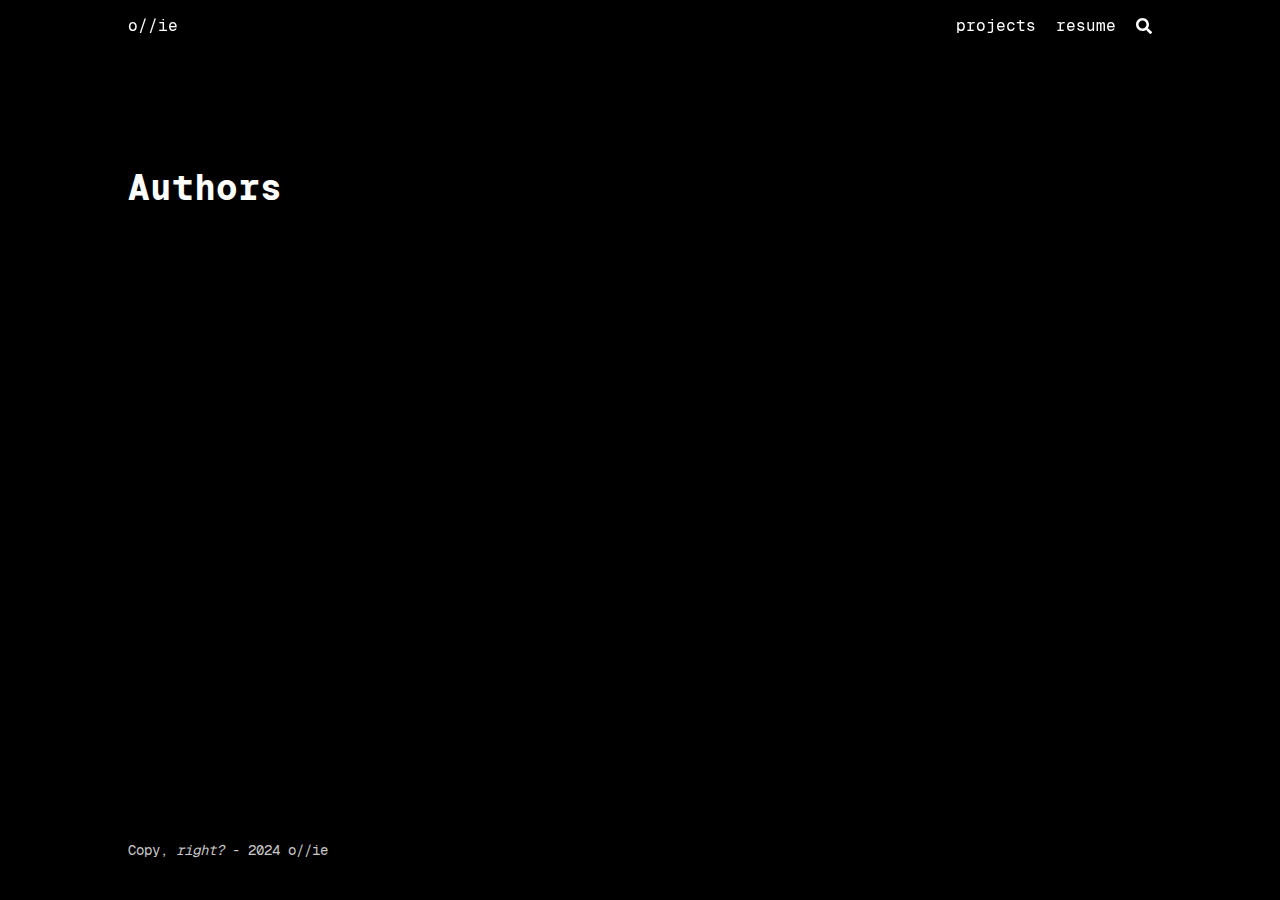
<file: authors/index.html>
<!DOCTYPE html>
<html lang="en" dir="ltr" class="scroll-smooth" data-default-appearance="dark"
  data-auto-appearance="false"><head>
  <meta charset="utf-8" />
  
  <meta http-equiv="content-language" content="en" />
  
  <meta name="viewport" content="width=device-width, initial-scale=1.0" />
  <meta http-equiv="X-UA-Compatible" content="ie=edge" />
  
  <title>Authors &middot; o//ie</title>
  <meta name="title" content="Authors &middot; o//ie" />
  
  
  
  
  
  <link rel="canonical" href="https://olchap.fr/authors/" />
  
  <link rel="alternate" type="application/rss+xml" href="/authors/index.xml" title="o//ie" />
  
  
  
  
  
  
  
  
  
  
  
  
  <link type="text/css" rel="stylesheet" href="/css/main.bundle.min.d2114eefe5fe06c93342d507fb91a1fae3bd6a7d2c0f7bfd4af7d2ba202d22d773484b8df57697b2eddf1935840cd6bd84eb45f02087040136a62422164d8b0a.css"
    integrity="sha512-0hFO7&#43;X&#43;BskzQtUH&#43;5Gh&#43;uO9an0sD3v9SvfSuiAtItdzSEuN9XaXsu3fGTWEDNa9hOtF8CCHBAE2piQiFk2LCg==" />
  
  
  <script type="text/javascript" src="/js/appearance.min.516a16745bea5a9bd011138d254cc0fd3973cd55ce6e15f3dec763e7c7c2c7448f8fe7b54cca811cb821b0c7e12cd161caace1dd794ac3d34d40937cbcc9ee12.js"
    integrity="sha512-UWoWdFvqWpvQERONJUzA/TlzzVXObhXz3sdj58fCx0SPj&#43;e1TMqBHLghsMfhLNFhyqzh3XlKw9NNQJN8vMnuEg=="></script>
  
  
  
  
  
  
  
  
  
  <script defer type="text/javascript" id="script-bundle" src="/js/main.bundle.min.c53acaa56698629c7a2e95cebf0fe310f05e47d3f12ab25cc88304b0ea070b8d498abbcfcc6c4195a5e3bb1a8aa299990cf54e1993c39a422447aa92d083f8eb.js"
    integrity="sha512-xTrKpWaYYpx6LpXOvw/jEPBeR9PxKrJcyIMEsOoHC41JirvPzGxBlaXjuxqKopmZDPVOGZPDmkIkR6qS0IP46w==" data-copy="" data-copied=""></script>
  
  
  
  <script src="/lib/zoom/zoom.min.37d2094687372da3f7343a221a470f6b8806f7891aa46a5a03966af7f0ebd38b9fe536cb154e6ad28f006d184b294525a7c4054b6bbb4be62d8b453b42db99bd.js" integrity="sha512-N9IJRoc3LaP3NDoiGkcPa4gG94kapGpaA5Zq9/Dr04uf5TbLFU5q0o8AbRhLKUUlp8QFS2u7S&#43;Yti0U7QtuZvQ=="></script>
  
  
  
  <link rel="apple-touch-icon" sizes="180x180" href="/apple-touch-icon.png" />
  <link rel="icon" type="image/png" sizes="32x32" href="/favicon-32x32.png" />
  <link rel="icon" type="image/png" sizes="16x16" href="/favicon-16x16.png" />
  <link rel="manifest" href="/site.webmanifest" />
  
  
  
  
  
  
  
  <meta property="og:url" content="https://olchap.fr/authors/">
  <meta property="og:site_name" content="o//ie">
  <meta property="og:title" content="Authors">
  <meta property="og:locale" content="en">
  <meta property="og:type" content="website">

  
  <meta name="twitter:card" content="summary">
  <meta name="twitter:title" content="Authors">

  
  

  
  
  <meta name="author" content="O//ie" />
  
  
  
  <link href="mailto:ollie.chap@pm.me" rel="me" />
  
  
  <link href="https://github.com/OllieeeChap" rel="me" />
  
  
  <link href="https://www.linkedin.com/in/olchap/" rel="me" />
  
  
  
  

<script src="/lib/jquery/jquery.slim.min.b0dca576e87d7eaa5850ae4e61759c065786cdb6489d68fcc82240539eebd5da522bdb4fda085ffd245808c8fe2acb2516408eb774ef26b5f6015fc6737c0ea8.js" integrity="sha512-sNylduh9fqpYUK5OYXWcBleGzbZInWj8yCJAU57r1dpSK9tP2ghf/SRYCMj&#43;KsslFkCOt3TvJrX2AV/Gc3wOqA=="></script>






















  
  



  
  
  <meta name="theme-color"/>
  
  
</head>
<body
  class="flex flex-col h-screen px-6 m-auto text-lg leading-7 max-w-7xl bg-neutral text-neutral-900 dark:bg-neutral-800 dark:text-neutral sm:px-14 md:px-24 lg:px-32 scrollbar-thin scrollbar-track-neutral-200 scrollbar-thumb-neutral-400 dark:scrollbar-track-neutral-800 dark:scrollbar-thumb-neutral-600">
  <div id="the-top" class="absolute flex self-center">
    <a class="px-3 py-1 text-sm -translate-y-8 rounded-b-lg bg-primary-200 focus:translate-y-0 dark:bg-neutral-600"
      href="#main-content"><span
        class="font-bold text-primary-600 ltr:pr-2 rtl:pl-2 dark:text-primary-400">&darr;</span>Skip to main content</a>
  </div>
  
  
  <div class="min-h-[148px]"></div>
<div class="fixed inset-x-0 min-h-[130px] opacity-65 pl-[24px] pr-[24px] bg-gradient-to-b from-neutral from-60% dark:from-neutral-800 to-transparent mix-blend-normal" style="z-index:80"></div>
<div class="fixed inset-x-0 pl-[24px] pr-[24px]" style="z-index:100">
  <div id="menu-blur" class="absolute opacity-0 inset-x-0 top-0 h-full single_hero_background nozoom backdrop-blur-2xl shadow-2xl"></div>
  <div class="relative max-w-[64rem] ml-auto mr-auto">
    <div style="padding-left:0;padding-right:0;padding-top:2px;padding-bottom:3px"
    class="main-menu flex items-center justify-between px-4 py-6 sm:px-6 md:justify-start space-x-3">
    
    <div class="flex flex-1 items-center justify-between">
        <nav class="flex space-x-3">

            
            <a href="/" class="text-base font-medium text-gray-500 hover:text-gray-900">o//ie</a>
            

        </nav>
        <nav class="hidden md:flex items-center space-x-5 md:ml-12 h-12">

            
            
            
  <a href="/projects/"  class="flex items-center text-gray-500 hover:text-primary-600 dark:hover:text-primary-400">
    
    <p class="text-base font-medium" title="">
        projects
    </p>
</a>



            
            
  <a href="/resume/"  class="flex items-center text-gray-500 hover:text-primary-600 dark:hover:text-primary-400">
    
    <p class="text-base font-medium" title="">
        resume
    </p>
</a>



            
            

            


            
            <button id="search-button" aria-label="Search" class="text-base hover:text-primary-600 dark:hover:text-primary-400"
                title="">
                

  <span class="relative block icon">
    <svg aria-hidden="true" focusable="false" data-prefix="fas" data-icon="search" class="svg-inline--fa fa-search fa-w-16" role="img" xmlns="http://www.w3.org/2000/svg" viewBox="0 0 512 512"><path fill="currentColor" d="M505 442.7L405.3 343c-4.5-4.5-10.6-7-17-7H372c27.6-35.3 44-79.7 44-128C416 93.1 322.9 0 208 0S0 93.1 0 208s93.1 208 208 208c48.3 0 92.7-16.4 128-44v16.3c0 6.4 2.5 12.5 7 17l99.7 99.7c9.4 9.4 24.6 9.4 33.9 0l28.3-28.3c9.4-9.4 9.4-24.6.1-34zM208 336c-70.7 0-128-57.2-128-128 0-70.7 57.2-128 128-128 70.7 0 128 57.2 128 128 0 70.7-57.2 128-128 128z"/></svg>

  </span>


            </button>
            


            
            

        </nav>
        <div class="flex md:hidden items-center space-x-5 md:ml-12 h-12">

            <span></span>

            


            
            <button id="search-button-mobile" aria-label="Search" class="text-base hover:text-primary-600 dark:hover:text-primary-400"
                title="">
                

  <span class="relative block icon">
    <svg aria-hidden="true" focusable="false" data-prefix="fas" data-icon="search" class="svg-inline--fa fa-search fa-w-16" role="img" xmlns="http://www.w3.org/2000/svg" viewBox="0 0 512 512"><path fill="currentColor" d="M505 442.7L405.3 343c-4.5-4.5-10.6-7-17-7H372c27.6-35.3 44-79.7 44-128C416 93.1 322.9 0 208 0S0 93.1 0 208s93.1 208 208 208c48.3 0 92.7-16.4 128-44v16.3c0 6.4 2.5 12.5 7 17l99.7 99.7c9.4 9.4 24.6 9.4 33.9 0l28.3-28.3c9.4-9.4 9.4-24.6.1-34zM208 336c-70.7 0-128-57.2-128-128 0-70.7 57.2-128 128-128 70.7 0 128 57.2 128 128 0 70.7-57.2 128-128 128z"/></svg>

  </span>


            </button>
            

            
            

        </div>
    </div>
    <div class="-my-2 -mr-2 md:hidden">

        <label id="menu-button" for="menu-controller" class="block">
            <input type="checkbox" id="menu-controller" class="hidden" />
            
            <div class="cursor-pointer hover:text-primary-600 dark:hover:text-primary-400">
                

  <span class="relative block icon">
    <svg xmlns="http://www.w3.org/2000/svg" viewBox="0 0 448 512"><path fill="currentColor" d="M0 96C0 78.33 14.33 64 32 64H416C433.7 64 448 78.33 448 96C448 113.7 433.7 128 416 128H32C14.33 128 0 113.7 0 96zM0 256C0 238.3 14.33 224 32 224H416C433.7 224 448 238.3 448 256C448 273.7 433.7 288 416 288H32C14.33 288 0 273.7 0 256zM416 448H32C14.33 448 0 433.7 0 416C0 398.3 14.33 384 32 384H416C433.7 384 448 398.3 448 416C448 433.7 433.7 448 416 448z"/></svg>

  </span>


            </div>
            <div id="menu-wrapper" style="padding-top:5px;"
                class="fixed inset-0 z-30 invisible w-screen h-screen m-0 overflow-auto transition-opacity opacity-0 cursor-default bg-neutral-100/50 backdrop-blur-sm dark:bg-neutral-900/50">
                <ul
                    class="flex space-y-2 mt-3 flex-col items-end w-full px-6 py-6 mx-auto overflow-visible list-none ltr:text-right rtl:text-left max-w-7xl">

                    <li>
                        <span
                            class="cursor-pointer inline-block align-text-bottom hover:text-primary-600 dark:hover:text-primary-400">

  <span class="relative block icon">
    <svg xmlns="http://www.w3.org/2000/svg" viewBox="0 0 320 512"><path fill="currentColor" d="M310.6 361.4c12.5 12.5 12.5 32.75 0 45.25C304.4 412.9 296.2 416 288 416s-16.38-3.125-22.62-9.375L160 301.3L54.63 406.6C48.38 412.9 40.19 416 32 416S15.63 412.9 9.375 406.6c-12.5-12.5-12.5-32.75 0-45.25l105.4-105.4L9.375 150.6c-12.5-12.5-12.5-32.75 0-45.25s32.75-12.5 45.25 0L160 210.8l105.4-105.4c12.5-12.5 32.75-12.5 45.25 0s12.5 32.75 0 45.25l-105.4 105.4L310.6 361.4z"/></svg>

  </span>

</span>
                    </li>

                    

                    
  <li class="mt-1">
    <a href="/projects/"  class="flex items-center text-gray-500 hover:text-primary-600 dark:hover:text-primary-400">
        
        <p class="text-bg font-bg" title="">
            projects
        </p>
    </a>
</li>




                    

                    
  <li class="mt-1">
    <a href="/resume/"  class="flex items-center text-gray-500 hover:text-primary-600 dark:hover:text-primary-400">
        
        <p class="text-bg font-bg" title="">
            resume
        </p>
    </a>
</li>




                    

                </ul>
                
                

            </div>
        </label>
    </div>
</div>





  </div>
</div>
<script>
  window.addEventListener('scroll', function (e) {
    var scroll = window.pageYOffset || document.documentElement.scrollTop || document.body.scrollTop || 0;
    var background_blur = document.getElementById('menu-blur');
    background_blur.style.opacity = (scroll / 300);
  });
</script>

  
  <div class="relative flex flex-col grow">
    <main id="main-content" class="grow">
      


 

  <header>
    
    <h1 class="mt-5 text-4xl font-extrabold text-neutral-900 dark:text-neutral">Authors</h1>
    <div class="mt-1 mb-2 text-base text-neutral-500 dark:text-neutral-400 print:hidden">
      





















<div class="flex flex-row flex-wrap items-center">
  
  
</div>


    </div>
  </header>
  

  

  <section class="flex flex-wrap max-w-prose -mx-2 overflow-hidden">
    
  </section>

  



      
    </main><footer id="site-footer" class="py-10 print:hidden">
  
  
    
  
  <div class="flex items-center justify-between">

    
    
    <p class="text-sm text-neutral-500 dark:text-neutral-400">
      Copy, <em>right?</em> - 2024 o//ie
    </p>
    

    
    

  </div>
  <script>
    
    mediumZoom(document.querySelectorAll("img:not(.nozoom)"), {
      margin: 24,
      background: 'rgba(0,0,0,0.5)',
      scrollOffset: 0,
    })
    
  </script>
  
  
  <script type="text/javascript" src="/js/process.min.ee03488f19c93c2efb199e2e3014ea5f3cb2ce7d45154adb3399a158cac27ca52831db249ede5bb602700ef87eb02434139de0858af1818ab0fb4182472204a4.js" integrity="sha512-7gNIjxnJPC77GZ4uMBTqXzyyzn1FFUrbM5mhWMrCfKUoMdsknt5btgJwDvh&#43;sCQ0E53ghYrxgYqw&#43;0GCRyIEpA=="></script>
  
  
</footer>
<div
  id="search-wrapper"
  class="invisible fixed inset-0 flex h-screen w-screen cursor-default flex-col bg-neutral-500/50 p-4 backdrop-blur-sm dark:bg-neutral-900/50 sm:p-6 md:p-[10vh] lg:p-[12vh]"
  data-url="https://olchap.fr/"
  style="z-index:500"
>
  <div
    id="search-modal"
    class="flex flex-col w-full max-w-3xl min-h-0 mx-auto border rounded-md shadow-lg top-20 border-neutral-200 bg-neutral dark:border-neutral-700 dark:bg-neutral-800"
  >
    <header class="relative z-10 flex items-center justify-between flex-none px-2">
      <form class="flex items-center flex-auto min-w-0">
        <div class="flex items-center justify-center w-8 h-8 text-neutral-400">
          

  <span class="relative block icon">
    <svg aria-hidden="true" focusable="false" data-prefix="fas" data-icon="search" class="svg-inline--fa fa-search fa-w-16" role="img" xmlns="http://www.w3.org/2000/svg" viewBox="0 0 512 512"><path fill="currentColor" d="M505 442.7L405.3 343c-4.5-4.5-10.6-7-17-7H372c27.6-35.3 44-79.7 44-128C416 93.1 322.9 0 208 0S0 93.1 0 208s93.1 208 208 208c48.3 0 92.7-16.4 128-44v16.3c0 6.4 2.5 12.5 7 17l99.7 99.7c9.4 9.4 24.6 9.4 33.9 0l28.3-28.3c9.4-9.4 9.4-24.6.1-34zM208 336c-70.7 0-128-57.2-128-128 0-70.7 57.2-128 128-128 70.7 0 128 57.2 128 128 0 70.7-57.2 128-128 128z"/></svg>

  </span>


        </div>
        <input
          type="search"
          id="search-query"
          class="flex flex-auto h-12 mx-1 bg-transparent appearance-none focus:outline-dotted focus:outline-2 focus:outline-transparent"
          placeholder="Search"
          tabindex="0"
        />
      </form>
      <button
        id="close-search-button"
        class="flex items-center justify-center w-8 h-8 text-neutral-700 hover:text-primary-600 dark:text-neutral dark:hover:text-primary-400"
        title="Close (Esc)"
      >
        

  <span class="relative block icon">
    <svg xmlns="http://www.w3.org/2000/svg" viewBox="0 0 320 512"><path fill="currentColor" d="M310.6 361.4c12.5 12.5 12.5 32.75 0 45.25C304.4 412.9 296.2 416 288 416s-16.38-3.125-22.62-9.375L160 301.3L54.63 406.6C48.38 412.9 40.19 416 32 416S15.63 412.9 9.375 406.6c-12.5-12.5-12.5-32.75 0-45.25l105.4-105.4L9.375 150.6c-12.5-12.5-12.5-32.75 0-45.25s32.75-12.5 45.25 0L160 210.8l105.4-105.4c12.5-12.5 32.75-12.5 45.25 0s12.5 32.75 0 45.25l-105.4 105.4L310.6 361.4z"/></svg>

  </span>


      </button>
    </header>
    <section class="flex-auto px-2 overflow-auto">
      <ul id="search-results">
        
      </ul>
    </section>
  </div>
</div>

  </div>
</body>

</html>
</file>
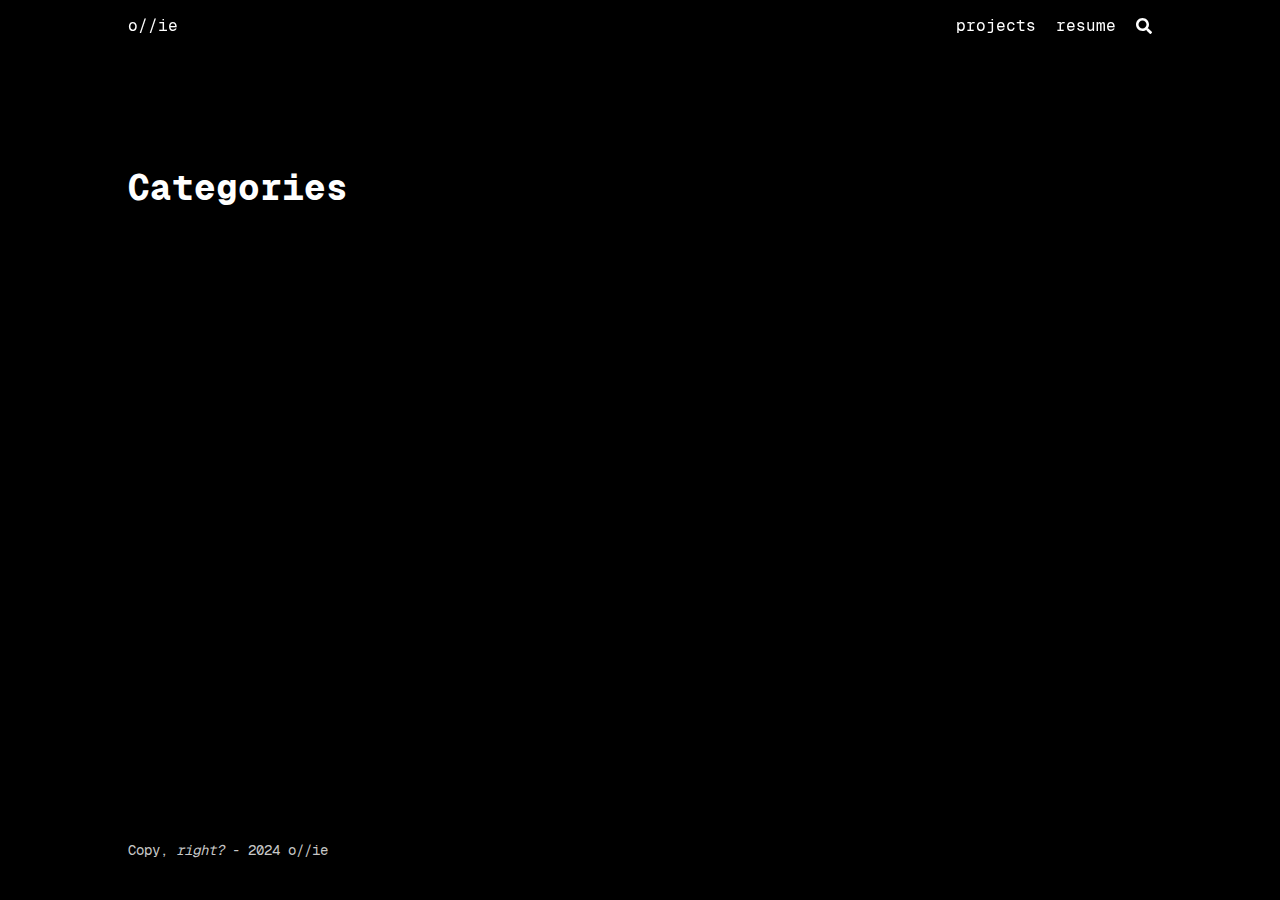
<file: categories/index.html>
<!DOCTYPE html>
<html lang="en" dir="ltr" class="scroll-smooth" data-default-appearance="dark"
  data-auto-appearance="false"><head>
  <meta charset="utf-8" />
  
  <meta http-equiv="content-language" content="en" />
  
  <meta name="viewport" content="width=device-width, initial-scale=1.0" />
  <meta http-equiv="X-UA-Compatible" content="ie=edge" />
  
  <title>Categories &middot; o//ie</title>
  <meta name="title" content="Categories &middot; o//ie" />
  
  
  
  
  
  <link rel="canonical" href="https://olchap.fr/categories/" />
  
  <link rel="alternate" type="application/rss+xml" href="/categories/index.xml" title="o//ie" />
  
  
  
  
  
  
  
  
  
  
  
  
  <link type="text/css" rel="stylesheet" href="/css/main.bundle.min.d2114eefe5fe06c93342d507fb91a1fae3bd6a7d2c0f7bfd4af7d2ba202d22d773484b8df57697b2eddf1935840cd6bd84eb45f02087040136a62422164d8b0a.css"
    integrity="sha512-0hFO7&#43;X&#43;BskzQtUH&#43;5Gh&#43;uO9an0sD3v9SvfSuiAtItdzSEuN9XaXsu3fGTWEDNa9hOtF8CCHBAE2piQiFk2LCg==" />
  
  
  <script type="text/javascript" src="/js/appearance.min.516a16745bea5a9bd011138d254cc0fd3973cd55ce6e15f3dec763e7c7c2c7448f8fe7b54cca811cb821b0c7e12cd161caace1dd794ac3d34d40937cbcc9ee12.js"
    integrity="sha512-UWoWdFvqWpvQERONJUzA/TlzzVXObhXz3sdj58fCx0SPj&#43;e1TMqBHLghsMfhLNFhyqzh3XlKw9NNQJN8vMnuEg=="></script>
  
  
  
  
  
  
  
  
  
  <script defer type="text/javascript" id="script-bundle" src="/js/main.bundle.min.c53acaa56698629c7a2e95cebf0fe310f05e47d3f12ab25cc88304b0ea070b8d498abbcfcc6c4195a5e3bb1a8aa299990cf54e1993c39a422447aa92d083f8eb.js"
    integrity="sha512-xTrKpWaYYpx6LpXOvw/jEPBeR9PxKrJcyIMEsOoHC41JirvPzGxBlaXjuxqKopmZDPVOGZPDmkIkR6qS0IP46w==" data-copy="" data-copied=""></script>
  
  
  
  <script src="/lib/zoom/zoom.min.37d2094687372da3f7343a221a470f6b8806f7891aa46a5a03966af7f0ebd38b9fe536cb154e6ad28f006d184b294525a7c4054b6bbb4be62d8b453b42db99bd.js" integrity="sha512-N9IJRoc3LaP3NDoiGkcPa4gG94kapGpaA5Zq9/Dr04uf5TbLFU5q0o8AbRhLKUUlp8QFS2u7S&#43;Yti0U7QtuZvQ=="></script>
  
  
  
  <link rel="apple-touch-icon" sizes="180x180" href="/apple-touch-icon.png" />
  <link rel="icon" type="image/png" sizes="32x32" href="/favicon-32x32.png" />
  <link rel="icon" type="image/png" sizes="16x16" href="/favicon-16x16.png" />
  <link rel="manifest" href="/site.webmanifest" />
  
  
  
  
  
  
  
  <meta property="og:url" content="https://olchap.fr/categories/">
  <meta property="og:site_name" content="o//ie">
  <meta property="og:title" content="Categories">
  <meta property="og:locale" content="en">
  <meta property="og:type" content="website">

  
  <meta name="twitter:card" content="summary">
  <meta name="twitter:title" content="Categories">

  
  

  
  
  <meta name="author" content="O//ie" />
  
  
  
  <link href="mailto:ollie.chap@pm.me" rel="me" />
  
  
  <link href="https://github.com/OllieeeChap" rel="me" />
  
  
  <link href="https://www.linkedin.com/in/olchap/" rel="me" />
  
  
  
  

<script src="/lib/jquery/jquery.slim.min.b0dca576e87d7eaa5850ae4e61759c065786cdb6489d68fcc82240539eebd5da522bdb4fda085ffd245808c8fe2acb2516408eb774ef26b5f6015fc6737c0ea8.js" integrity="sha512-sNylduh9fqpYUK5OYXWcBleGzbZInWj8yCJAU57r1dpSK9tP2ghf/SRYCMj&#43;KsslFkCOt3TvJrX2AV/Gc3wOqA=="></script>






















  
  



  
  
  <meta name="theme-color"/>
  
  
</head>
<body
  class="flex flex-col h-screen px-6 m-auto text-lg leading-7 max-w-7xl bg-neutral text-neutral-900 dark:bg-neutral-800 dark:text-neutral sm:px-14 md:px-24 lg:px-32 scrollbar-thin scrollbar-track-neutral-200 scrollbar-thumb-neutral-400 dark:scrollbar-track-neutral-800 dark:scrollbar-thumb-neutral-600">
  <div id="the-top" class="absolute flex self-center">
    <a class="px-3 py-1 text-sm -translate-y-8 rounded-b-lg bg-primary-200 focus:translate-y-0 dark:bg-neutral-600"
      href="#main-content"><span
        class="font-bold text-primary-600 ltr:pr-2 rtl:pl-2 dark:text-primary-400">&darr;</span>Skip to main content</a>
  </div>
  
  
  <div class="min-h-[148px]"></div>
<div class="fixed inset-x-0 min-h-[130px] opacity-65 pl-[24px] pr-[24px] bg-gradient-to-b from-neutral from-60% dark:from-neutral-800 to-transparent mix-blend-normal" style="z-index:80"></div>
<div class="fixed inset-x-0 pl-[24px] pr-[24px]" style="z-index:100">
  <div id="menu-blur" class="absolute opacity-0 inset-x-0 top-0 h-full single_hero_background nozoom backdrop-blur-2xl shadow-2xl"></div>
  <div class="relative max-w-[64rem] ml-auto mr-auto">
    <div style="padding-left:0;padding-right:0;padding-top:2px;padding-bottom:3px"
    class="main-menu flex items-center justify-between px-4 py-6 sm:px-6 md:justify-start space-x-3">
    
    <div class="flex flex-1 items-center justify-between">
        <nav class="flex space-x-3">

            
            <a href="/" class="text-base font-medium text-gray-500 hover:text-gray-900">o//ie</a>
            

        </nav>
        <nav class="hidden md:flex items-center space-x-5 md:ml-12 h-12">

            
            
            
  <a href="/projects/"  class="flex items-center text-gray-500 hover:text-primary-600 dark:hover:text-primary-400">
    
    <p class="text-base font-medium" title="">
        projects
    </p>
</a>



            
            
  <a href="/resume/"  class="flex items-center text-gray-500 hover:text-primary-600 dark:hover:text-primary-400">
    
    <p class="text-base font-medium" title="">
        resume
    </p>
</a>



            
            

            


            
            <button id="search-button" aria-label="Search" class="text-base hover:text-primary-600 dark:hover:text-primary-400"
                title="">
                

  <span class="relative block icon">
    <svg aria-hidden="true" focusable="false" data-prefix="fas" data-icon="search" class="svg-inline--fa fa-search fa-w-16" role="img" xmlns="http://www.w3.org/2000/svg" viewBox="0 0 512 512"><path fill="currentColor" d="M505 442.7L405.3 343c-4.5-4.5-10.6-7-17-7H372c27.6-35.3 44-79.7 44-128C416 93.1 322.9 0 208 0S0 93.1 0 208s93.1 208 208 208c48.3 0 92.7-16.4 128-44v16.3c0 6.4 2.5 12.5 7 17l99.7 99.7c9.4 9.4 24.6 9.4 33.9 0l28.3-28.3c9.4-9.4 9.4-24.6.1-34zM208 336c-70.7 0-128-57.2-128-128 0-70.7 57.2-128 128-128 70.7 0 128 57.2 128 128 0 70.7-57.2 128-128 128z"/></svg>

  </span>


            </button>
            


            
            

        </nav>
        <div class="flex md:hidden items-center space-x-5 md:ml-12 h-12">

            <span></span>

            


            
            <button id="search-button-mobile" aria-label="Search" class="text-base hover:text-primary-600 dark:hover:text-primary-400"
                title="">
                

  <span class="relative block icon">
    <svg aria-hidden="true" focusable="false" data-prefix="fas" data-icon="search" class="svg-inline--fa fa-search fa-w-16" role="img" xmlns="http://www.w3.org/2000/svg" viewBox="0 0 512 512"><path fill="currentColor" d="M505 442.7L405.3 343c-4.5-4.5-10.6-7-17-7H372c27.6-35.3 44-79.7 44-128C416 93.1 322.9 0 208 0S0 93.1 0 208s93.1 208 208 208c48.3 0 92.7-16.4 128-44v16.3c0 6.4 2.5 12.5 7 17l99.7 99.7c9.4 9.4 24.6 9.4 33.9 0l28.3-28.3c9.4-9.4 9.4-24.6.1-34zM208 336c-70.7 0-128-57.2-128-128 0-70.7 57.2-128 128-128 70.7 0 128 57.2 128 128 0 70.7-57.2 128-128 128z"/></svg>

  </span>


            </button>
            

            
            

        </div>
    </div>
    <div class="-my-2 -mr-2 md:hidden">

        <label id="menu-button" for="menu-controller" class="block">
            <input type="checkbox" id="menu-controller" class="hidden" />
            
            <div class="cursor-pointer hover:text-primary-600 dark:hover:text-primary-400">
                

  <span class="relative block icon">
    <svg xmlns="http://www.w3.org/2000/svg" viewBox="0 0 448 512"><path fill="currentColor" d="M0 96C0 78.33 14.33 64 32 64H416C433.7 64 448 78.33 448 96C448 113.7 433.7 128 416 128H32C14.33 128 0 113.7 0 96zM0 256C0 238.3 14.33 224 32 224H416C433.7 224 448 238.3 448 256C448 273.7 433.7 288 416 288H32C14.33 288 0 273.7 0 256zM416 448H32C14.33 448 0 433.7 0 416C0 398.3 14.33 384 32 384H416C433.7 384 448 398.3 448 416C448 433.7 433.7 448 416 448z"/></svg>

  </span>


            </div>
            <div id="menu-wrapper" style="padding-top:5px;"
                class="fixed inset-0 z-30 invisible w-screen h-screen m-0 overflow-auto transition-opacity opacity-0 cursor-default bg-neutral-100/50 backdrop-blur-sm dark:bg-neutral-900/50">
                <ul
                    class="flex space-y-2 mt-3 flex-col items-end w-full px-6 py-6 mx-auto overflow-visible list-none ltr:text-right rtl:text-left max-w-7xl">

                    <li>
                        <span
                            class="cursor-pointer inline-block align-text-bottom hover:text-primary-600 dark:hover:text-primary-400">

  <span class="relative block icon">
    <svg xmlns="http://www.w3.org/2000/svg" viewBox="0 0 320 512"><path fill="currentColor" d="M310.6 361.4c12.5 12.5 12.5 32.75 0 45.25C304.4 412.9 296.2 416 288 416s-16.38-3.125-22.62-9.375L160 301.3L54.63 406.6C48.38 412.9 40.19 416 32 416S15.63 412.9 9.375 406.6c-12.5-12.5-12.5-32.75 0-45.25l105.4-105.4L9.375 150.6c-12.5-12.5-12.5-32.75 0-45.25s32.75-12.5 45.25 0L160 210.8l105.4-105.4c12.5-12.5 32.75-12.5 45.25 0s12.5 32.75 0 45.25l-105.4 105.4L310.6 361.4z"/></svg>

  </span>

</span>
                    </li>

                    

                    
  <li class="mt-1">
    <a href="/projects/"  class="flex items-center text-gray-500 hover:text-primary-600 dark:hover:text-primary-400">
        
        <p class="text-bg font-bg" title="">
            projects
        </p>
    </a>
</li>




                    

                    
  <li class="mt-1">
    <a href="/resume/"  class="flex items-center text-gray-500 hover:text-primary-600 dark:hover:text-primary-400">
        
        <p class="text-bg font-bg" title="">
            resume
        </p>
    </a>
</li>




                    

                </ul>
                
                

            </div>
        </label>
    </div>
</div>





  </div>
</div>
<script>
  window.addEventListener('scroll', function (e) {
    var scroll = window.pageYOffset || document.documentElement.scrollTop || document.body.scrollTop || 0;
    var background_blur = document.getElementById('menu-blur');
    background_blur.style.opacity = (scroll / 300);
  });
</script>

  
  <div class="relative flex flex-col grow">
    <main id="main-content" class="grow">
      


 

  <header>
    
    <h1 class="mt-5 text-4xl font-extrabold text-neutral-900 dark:text-neutral">Categories</h1>
    <div class="mt-1 mb-2 text-base text-neutral-500 dark:text-neutral-400 print:hidden">
      





















<div class="flex flex-row flex-wrap items-center">
  
  
</div>


    </div>
  </header>
  

  

  <section class="flex flex-wrap max-w-prose -mx-2 overflow-hidden">
    
  </section>

  



      
    </main><footer id="site-footer" class="py-10 print:hidden">
  
  
    
  
  <div class="flex items-center justify-between">

    
    
    <p class="text-sm text-neutral-500 dark:text-neutral-400">
      Copy, <em>right?</em> - 2024 o//ie
    </p>
    

    
    

  </div>
  <script>
    
    mediumZoom(document.querySelectorAll("img:not(.nozoom)"), {
      margin: 24,
      background: 'rgba(0,0,0,0.5)',
      scrollOffset: 0,
    })
    
  </script>
  
  
  <script type="text/javascript" src="/js/process.min.ee03488f19c93c2efb199e2e3014ea5f3cb2ce7d45154adb3399a158cac27ca52831db249ede5bb602700ef87eb02434139de0858af1818ab0fb4182472204a4.js" integrity="sha512-7gNIjxnJPC77GZ4uMBTqXzyyzn1FFUrbM5mhWMrCfKUoMdsknt5btgJwDvh&#43;sCQ0E53ghYrxgYqw&#43;0GCRyIEpA=="></script>
  
  
</footer>
<div
  id="search-wrapper"
  class="invisible fixed inset-0 flex h-screen w-screen cursor-default flex-col bg-neutral-500/50 p-4 backdrop-blur-sm dark:bg-neutral-900/50 sm:p-6 md:p-[10vh] lg:p-[12vh]"
  data-url="https://olchap.fr/"
  style="z-index:500"
>
  <div
    id="search-modal"
    class="flex flex-col w-full max-w-3xl min-h-0 mx-auto border rounded-md shadow-lg top-20 border-neutral-200 bg-neutral dark:border-neutral-700 dark:bg-neutral-800"
  >
    <header class="relative z-10 flex items-center justify-between flex-none px-2">
      <form class="flex items-center flex-auto min-w-0">
        <div class="flex items-center justify-center w-8 h-8 text-neutral-400">
          

  <span class="relative block icon">
    <svg aria-hidden="true" focusable="false" data-prefix="fas" data-icon="search" class="svg-inline--fa fa-search fa-w-16" role="img" xmlns="http://www.w3.org/2000/svg" viewBox="0 0 512 512"><path fill="currentColor" d="M505 442.7L405.3 343c-4.5-4.5-10.6-7-17-7H372c27.6-35.3 44-79.7 44-128C416 93.1 322.9 0 208 0S0 93.1 0 208s93.1 208 208 208c48.3 0 92.7-16.4 128-44v16.3c0 6.4 2.5 12.5 7 17l99.7 99.7c9.4 9.4 24.6 9.4 33.9 0l28.3-28.3c9.4-9.4 9.4-24.6.1-34zM208 336c-70.7 0-128-57.2-128-128 0-70.7 57.2-128 128-128 70.7 0 128 57.2 128 128 0 70.7-57.2 128-128 128z"/></svg>

  </span>


        </div>
        <input
          type="search"
          id="search-query"
          class="flex flex-auto h-12 mx-1 bg-transparent appearance-none focus:outline-dotted focus:outline-2 focus:outline-transparent"
          placeholder="Search"
          tabindex="0"
        />
      </form>
      <button
        id="close-search-button"
        class="flex items-center justify-center w-8 h-8 text-neutral-700 hover:text-primary-600 dark:text-neutral dark:hover:text-primary-400"
        title="Close (Esc)"
      >
        

  <span class="relative block icon">
    <svg xmlns="http://www.w3.org/2000/svg" viewBox="0 0 320 512"><path fill="currentColor" d="M310.6 361.4c12.5 12.5 12.5 32.75 0 45.25C304.4 412.9 296.2 416 288 416s-16.38-3.125-22.62-9.375L160 301.3L54.63 406.6C48.38 412.9 40.19 416 32 416S15.63 412.9 9.375 406.6c-12.5-12.5-12.5-32.75 0-45.25l105.4-105.4L9.375 150.6c-12.5-12.5-12.5-32.75 0-45.25s32.75-12.5 45.25 0L160 210.8l105.4-105.4c12.5-12.5 32.75-12.5 45.25 0s12.5 32.75 0 45.25l-105.4 105.4L310.6 361.4z"/></svg>

  </span>


      </button>
    </header>
    <section class="flex-auto px-2 overflow-auto">
      <ul id="search-results">
        
      </ul>
    </section>
  </div>
</div>

  </div>
</body>

</html>
</file>
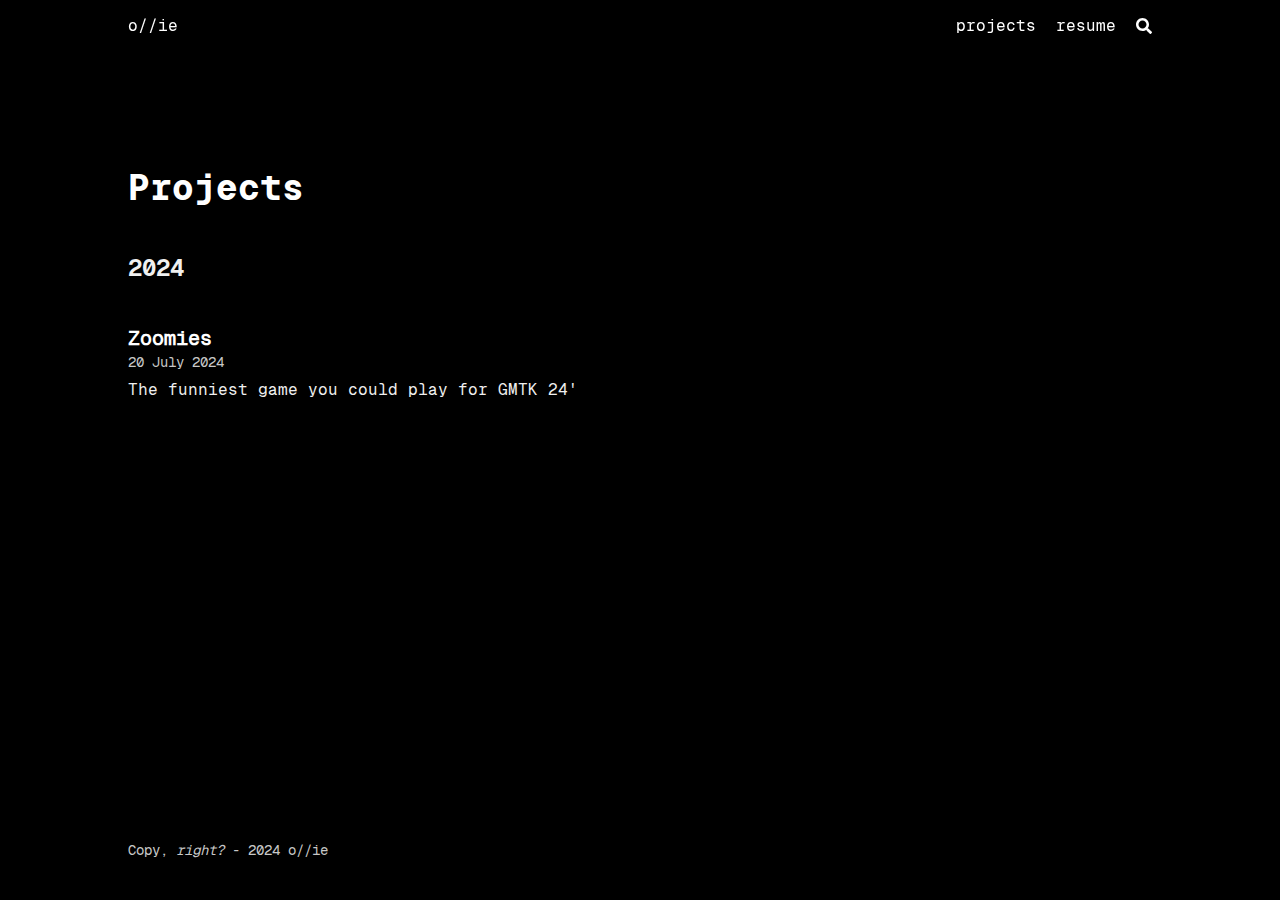
<file: projects/index.html>
<!DOCTYPE html>
<html lang="en" dir="ltr" class="scroll-smooth" data-default-appearance="dark"
  data-auto-appearance="false"><head>
  <meta charset="utf-8" />
  
  <meta http-equiv="content-language" content="en" />
  
  <meta name="viewport" content="width=device-width, initial-scale=1.0" />
  <meta http-equiv="X-UA-Compatible" content="ie=edge" />
  
  <title>Projects &middot; o//ie</title>
  <meta name="title" content="Projects &middot; o//ie" />
  
  
  
  
  
  <link rel="canonical" href="https://olchap.fr/projects/" />
  
  <link rel="alternate" type="application/rss+xml" href="/projects/index.xml" title="o//ie" />
  
  
  
  
  
  
  
  
  
  
  
  
  <link type="text/css" rel="stylesheet" href="/css/main.bundle.min.d2114eefe5fe06c93342d507fb91a1fae3bd6a7d2c0f7bfd4af7d2ba202d22d773484b8df57697b2eddf1935840cd6bd84eb45f02087040136a62422164d8b0a.css"
    integrity="sha512-0hFO7&#43;X&#43;BskzQtUH&#43;5Gh&#43;uO9an0sD3v9SvfSuiAtItdzSEuN9XaXsu3fGTWEDNa9hOtF8CCHBAE2piQiFk2LCg==" />
  
  
  <script type="text/javascript" src="/js/appearance.min.516a16745bea5a9bd011138d254cc0fd3973cd55ce6e15f3dec763e7c7c2c7448f8fe7b54cca811cb821b0c7e12cd161caace1dd794ac3d34d40937cbcc9ee12.js"
    integrity="sha512-UWoWdFvqWpvQERONJUzA/TlzzVXObhXz3sdj58fCx0SPj&#43;e1TMqBHLghsMfhLNFhyqzh3XlKw9NNQJN8vMnuEg=="></script>
  
  
  
  
  
  
  
  
  
  <script defer type="text/javascript" id="script-bundle" src="/js/main.bundle.min.c53acaa56698629c7a2e95cebf0fe310f05e47d3f12ab25cc88304b0ea070b8d498abbcfcc6c4195a5e3bb1a8aa299990cf54e1993c39a422447aa92d083f8eb.js"
    integrity="sha512-xTrKpWaYYpx6LpXOvw/jEPBeR9PxKrJcyIMEsOoHC41JirvPzGxBlaXjuxqKopmZDPVOGZPDmkIkR6qS0IP46w==" data-copy="" data-copied=""></script>
  
  
  
  <script src="/lib/zoom/zoom.min.37d2094687372da3f7343a221a470f6b8806f7891aa46a5a03966af7f0ebd38b9fe536cb154e6ad28f006d184b294525a7c4054b6bbb4be62d8b453b42db99bd.js" integrity="sha512-N9IJRoc3LaP3NDoiGkcPa4gG94kapGpaA5Zq9/Dr04uf5TbLFU5q0o8AbRhLKUUlp8QFS2u7S&#43;Yti0U7QtuZvQ=="></script>
  
  
  
  <link rel="apple-touch-icon" sizes="180x180" href="/apple-touch-icon.png" />
  <link rel="icon" type="image/png" sizes="32x32" href="/favicon-32x32.png" />
  <link rel="icon" type="image/png" sizes="16x16" href="/favicon-16x16.png" />
  <link rel="manifest" href="/site.webmanifest" />
  
  
  
  
  
  
  
  <meta property="og:url" content="https://olchap.fr/projects/">
  <meta property="og:site_name" content="o//ie">
  <meta property="og:title" content="Projects">
  <meta property="og:locale" content="en">
  <meta property="og:type" content="website">

  
  <meta name="twitter:card" content="summary">
  <meta name="twitter:title" content="Projects">

  
  

  
  
  <meta name="author" content="O//ie" />
  
  
  
  <link href="mailto:ollie.chap@pm.me" rel="me" />
  
  
  <link href="https://github.com/OllieeeChap" rel="me" />
  
  
  <link href="https://www.linkedin.com/in/olchap/" rel="me" />
  
  
  
  

<script src="/lib/jquery/jquery.slim.min.b0dca576e87d7eaa5850ae4e61759c065786cdb6489d68fcc82240539eebd5da522bdb4fda085ffd245808c8fe2acb2516408eb774ef26b5f6015fc6737c0ea8.js" integrity="sha512-sNylduh9fqpYUK5OYXWcBleGzbZInWj8yCJAU57r1dpSK9tP2ghf/SRYCMj&#43;KsslFkCOt3TvJrX2AV/Gc3wOqA=="></script>






















  
  



  
  
  <meta name="theme-color"/>
  
  
</head>
<body
  class="flex flex-col h-screen px-6 m-auto text-lg leading-7 max-w-7xl bg-neutral text-neutral-900 dark:bg-neutral-800 dark:text-neutral sm:px-14 md:px-24 lg:px-32 scrollbar-thin scrollbar-track-neutral-200 scrollbar-thumb-neutral-400 dark:scrollbar-track-neutral-800 dark:scrollbar-thumb-neutral-600">
  <div id="the-top" class="absolute flex self-center">
    <a class="px-3 py-1 text-sm -translate-y-8 rounded-b-lg bg-primary-200 focus:translate-y-0 dark:bg-neutral-600"
      href="#main-content"><span
        class="font-bold text-primary-600 ltr:pr-2 rtl:pl-2 dark:text-primary-400">&darr;</span>Skip to main content</a>
  </div>
  
  
  <div class="min-h-[148px]"></div>
<div class="fixed inset-x-0 min-h-[130px] opacity-65 pl-[24px] pr-[24px] bg-gradient-to-b from-neutral from-60% dark:from-neutral-800 to-transparent mix-blend-normal" style="z-index:80"></div>
<div class="fixed inset-x-0 pl-[24px] pr-[24px]" style="z-index:100">
  <div id="menu-blur" class="absolute opacity-0 inset-x-0 top-0 h-full single_hero_background nozoom backdrop-blur-2xl shadow-2xl"></div>
  <div class="relative max-w-[64rem] ml-auto mr-auto">
    <div style="padding-left:0;padding-right:0;padding-top:2px;padding-bottom:3px"
    class="main-menu flex items-center justify-between px-4 py-6 sm:px-6 md:justify-start space-x-3">
    
    <div class="flex flex-1 items-center justify-between">
        <nav class="flex space-x-3">

            
            <a href="/" class="text-base font-medium text-gray-500 hover:text-gray-900">o//ie</a>
            

        </nav>
        <nav class="hidden md:flex items-center space-x-5 md:ml-12 h-12">

            
            
            
  <a href="/projects/"  class="flex items-center text-gray-500 hover:text-primary-600 dark:hover:text-primary-400">
    
    <p class="text-base font-medium" title="">
        projects
    </p>
</a>



            
            
  <a href="/resume/"  class="flex items-center text-gray-500 hover:text-primary-600 dark:hover:text-primary-400">
    
    <p class="text-base font-medium" title="">
        resume
    </p>
</a>



            
            

            


            
            <button id="search-button" aria-label="Search" class="text-base hover:text-primary-600 dark:hover:text-primary-400"
                title="">
                

  <span class="relative block icon">
    <svg aria-hidden="true" focusable="false" data-prefix="fas" data-icon="search" class="svg-inline--fa fa-search fa-w-16" role="img" xmlns="http://www.w3.org/2000/svg" viewBox="0 0 512 512"><path fill="currentColor" d="M505 442.7L405.3 343c-4.5-4.5-10.6-7-17-7H372c27.6-35.3 44-79.7 44-128C416 93.1 322.9 0 208 0S0 93.1 0 208s93.1 208 208 208c48.3 0 92.7-16.4 128-44v16.3c0 6.4 2.5 12.5 7 17l99.7 99.7c9.4 9.4 24.6 9.4 33.9 0l28.3-28.3c9.4-9.4 9.4-24.6.1-34zM208 336c-70.7 0-128-57.2-128-128 0-70.7 57.2-128 128-128 70.7 0 128 57.2 128 128 0 70.7-57.2 128-128 128z"/></svg>

  </span>


            </button>
            


            
            

        </nav>
        <div class="flex md:hidden items-center space-x-5 md:ml-12 h-12">

            <span></span>

            


            
            <button id="search-button-mobile" aria-label="Search" class="text-base hover:text-primary-600 dark:hover:text-primary-400"
                title="">
                

  <span class="relative block icon">
    <svg aria-hidden="true" focusable="false" data-prefix="fas" data-icon="search" class="svg-inline--fa fa-search fa-w-16" role="img" xmlns="http://www.w3.org/2000/svg" viewBox="0 0 512 512"><path fill="currentColor" d="M505 442.7L405.3 343c-4.5-4.5-10.6-7-17-7H372c27.6-35.3 44-79.7 44-128C416 93.1 322.9 0 208 0S0 93.1 0 208s93.1 208 208 208c48.3 0 92.7-16.4 128-44v16.3c0 6.4 2.5 12.5 7 17l99.7 99.7c9.4 9.4 24.6 9.4 33.9 0l28.3-28.3c9.4-9.4 9.4-24.6.1-34zM208 336c-70.7 0-128-57.2-128-128 0-70.7 57.2-128 128-128 70.7 0 128 57.2 128 128 0 70.7-57.2 128-128 128z"/></svg>

  </span>


            </button>
            

            
            

        </div>
    </div>
    <div class="-my-2 -mr-2 md:hidden">

        <label id="menu-button" for="menu-controller" class="block">
            <input type="checkbox" id="menu-controller" class="hidden" />
            
            <div class="cursor-pointer hover:text-primary-600 dark:hover:text-primary-400">
                

  <span class="relative block icon">
    <svg xmlns="http://www.w3.org/2000/svg" viewBox="0 0 448 512"><path fill="currentColor" d="M0 96C0 78.33 14.33 64 32 64H416C433.7 64 448 78.33 448 96C448 113.7 433.7 128 416 128H32C14.33 128 0 113.7 0 96zM0 256C0 238.3 14.33 224 32 224H416C433.7 224 448 238.3 448 256C448 273.7 433.7 288 416 288H32C14.33 288 0 273.7 0 256zM416 448H32C14.33 448 0 433.7 0 416C0 398.3 14.33 384 32 384H416C433.7 384 448 398.3 448 416C448 433.7 433.7 448 416 448z"/></svg>

  </span>


            </div>
            <div id="menu-wrapper" style="padding-top:5px;"
                class="fixed inset-0 z-30 invisible w-screen h-screen m-0 overflow-auto transition-opacity opacity-0 cursor-default bg-neutral-100/50 backdrop-blur-sm dark:bg-neutral-900/50">
                <ul
                    class="flex space-y-2 mt-3 flex-col items-end w-full px-6 py-6 mx-auto overflow-visible list-none ltr:text-right rtl:text-left max-w-7xl">

                    <li>
                        <span
                            class="cursor-pointer inline-block align-text-bottom hover:text-primary-600 dark:hover:text-primary-400">

  <span class="relative block icon">
    <svg xmlns="http://www.w3.org/2000/svg" viewBox="0 0 320 512"><path fill="currentColor" d="M310.6 361.4c12.5 12.5 12.5 32.75 0 45.25C304.4 412.9 296.2 416 288 416s-16.38-3.125-22.62-9.375L160 301.3L54.63 406.6C48.38 412.9 40.19 416 32 416S15.63 412.9 9.375 406.6c-12.5-12.5-12.5-32.75 0-45.25l105.4-105.4L9.375 150.6c-12.5-12.5-12.5-32.75 0-45.25s32.75-12.5 45.25 0L160 210.8l105.4-105.4c12.5-12.5 32.75-12.5 45.25 0s12.5 32.75 0 45.25l-105.4 105.4L310.6 361.4z"/></svg>

  </span>

</span>
                    </li>

                    

                    
  <li class="mt-1">
    <a href="/projects/"  class="flex items-center text-gray-500 hover:text-primary-600 dark:hover:text-primary-400">
        
        <p class="text-bg font-bg" title="">
            projects
        </p>
    </a>
</li>




                    

                    
  <li class="mt-1">
    <a href="/resume/"  class="flex items-center text-gray-500 hover:text-primary-600 dark:hover:text-primary-400">
        
        <p class="text-bg font-bg" title="">
            resume
        </p>
    </a>
</li>




                    

                </ul>
                
                

            </div>
        </label>
    </div>
</div>





  </div>
</div>
<script>
  window.addEventListener('scroll', function (e) {
    var scroll = window.pageYOffset || document.documentElement.scrollTop || document.body.scrollTop || 0;
    var background_blur = document.getElementById('menu-blur');
    background_blur.style.opacity = (scroll / 300);
  });
</script>

  
  <div class="relative flex flex-col grow">
    <main id="main-content" class="grow">
      


 <header>
  
  <h1 class="mt-5 text-4xl font-extrabold text-neutral-900 dark:text-neutral">Projects</h1>
  <div class="mt-1 mb-2 text-base text-neutral-500 dark:text-neutral-400 print:hidden">
    





















<div class="flex flex-row flex-wrap items-center">
  
  
</div>


  </div>
  
  
    
    
      
      
    
  <script>
    var oid = "views_projects\/_index.md"
    var oid_likes = "likes_projects\/_index.md"
  </script>
  
  
  <script type="text/javascript" src="/js/page.min.0860cf4e04fa2d72cc33ddba263083464d48f67de06114529043cb4623319efed4f484fd7f1730df5abea0e2da6f3538855634081d02f2d6e920b956f063e823.js" integrity="sha512-CGDPTgT6LXLMM926JjCDRk1I9n3gYRRSkEPLRiMxnv7U9IT9fxcw31q&#43;oOLabzU4hVY0CB0C8tbpILlW8GPoIw=="></script>
  
  </header>
  <section class="mt-0 prose flex max-w-full flex-col dark:prose-invert lg:flex-row">
    
    <div class="min-w-0 min-h-0 max-w-prose">
      
    </div>




  </section>
  

    
    
    
    
    

    

    <section class="space-y-10 w-full">
      
        
        
        <h2 class="mt-12 text-2xl font-bold text-neutral-700 first:mt-8 dark:text-neutral-300">
          2024
        </h2>
        
        
        






















  <a class="flex flex-wrap article " href="/projects/zoomies/">
    <div class=" mt-3 md:mt-0">
      <div class="items-center text-left text-xl font-semibold">
        
        <div class="font-bold text-xl text-neutral-800 decoration-primary-500 hover:underline hover:underline-offset-2 dark:text-neutral"
          href="/projects/zoomies/">Zoomies</div>
        
        
        
      </div>
      <div class="text-sm text-neutral-500 dark:text-neutral-400">
        











  



















<div class="flex flex-row flex-wrap items-center">
  
  
  <time datetime="2024-07-20T00:00:00&#43;00:00">20 July 2024</time>
  

  
  
</div>








      </div>
      
      <div class="py-1 max-w-fit prose dark:prose-invert">
        The funniest game you could play for GMTK 24'
      </div>
      
    </div>
  </a>

        
        
      
    </section>

    

  

    

  
      
    </main><footer id="site-footer" class="py-10 print:hidden">
  
  
    
  
  <div class="flex items-center justify-between">

    
    
    <p class="text-sm text-neutral-500 dark:text-neutral-400">
      Copy, <em>right?</em> - 2024 o//ie
    </p>
    

    
    

  </div>
  <script>
    
    mediumZoom(document.querySelectorAll("img:not(.nozoom)"), {
      margin: 24,
      background: 'rgba(0,0,0,0.5)',
      scrollOffset: 0,
    })
    
  </script>
  
  
  <script type="text/javascript" src="/js/process.min.ee03488f19c93c2efb199e2e3014ea5f3cb2ce7d45154adb3399a158cac27ca52831db249ede5bb602700ef87eb02434139de0858af1818ab0fb4182472204a4.js" integrity="sha512-7gNIjxnJPC77GZ4uMBTqXzyyzn1FFUrbM5mhWMrCfKUoMdsknt5btgJwDvh&#43;sCQ0E53ghYrxgYqw&#43;0GCRyIEpA=="></script>
  
  
</footer>
<div
  id="search-wrapper"
  class="invisible fixed inset-0 flex h-screen w-screen cursor-default flex-col bg-neutral-500/50 p-4 backdrop-blur-sm dark:bg-neutral-900/50 sm:p-6 md:p-[10vh] lg:p-[12vh]"
  data-url="https://olchap.fr/"
  style="z-index:500"
>
  <div
    id="search-modal"
    class="flex flex-col w-full max-w-3xl min-h-0 mx-auto border rounded-md shadow-lg top-20 border-neutral-200 bg-neutral dark:border-neutral-700 dark:bg-neutral-800"
  >
    <header class="relative z-10 flex items-center justify-between flex-none px-2">
      <form class="flex items-center flex-auto min-w-0">
        <div class="flex items-center justify-center w-8 h-8 text-neutral-400">
          

  <span class="relative block icon">
    <svg aria-hidden="true" focusable="false" data-prefix="fas" data-icon="search" class="svg-inline--fa fa-search fa-w-16" role="img" xmlns="http://www.w3.org/2000/svg" viewBox="0 0 512 512"><path fill="currentColor" d="M505 442.7L405.3 343c-4.5-4.5-10.6-7-17-7H372c27.6-35.3 44-79.7 44-128C416 93.1 322.9 0 208 0S0 93.1 0 208s93.1 208 208 208c48.3 0 92.7-16.4 128-44v16.3c0 6.4 2.5 12.5 7 17l99.7 99.7c9.4 9.4 24.6 9.4 33.9 0l28.3-28.3c9.4-9.4 9.4-24.6.1-34zM208 336c-70.7 0-128-57.2-128-128 0-70.7 57.2-128 128-128 70.7 0 128 57.2 128 128 0 70.7-57.2 128-128 128z"/></svg>

  </span>


        </div>
        <input
          type="search"
          id="search-query"
          class="flex flex-auto h-12 mx-1 bg-transparent appearance-none focus:outline-dotted focus:outline-2 focus:outline-transparent"
          placeholder="Search"
          tabindex="0"
        />
      </form>
      <button
        id="close-search-button"
        class="flex items-center justify-center w-8 h-8 text-neutral-700 hover:text-primary-600 dark:text-neutral dark:hover:text-primary-400"
        title="Close (Esc)"
      >
        

  <span class="relative block icon">
    <svg xmlns="http://www.w3.org/2000/svg" viewBox="0 0 320 512"><path fill="currentColor" d="M310.6 361.4c12.5 12.5 12.5 32.75 0 45.25C304.4 412.9 296.2 416 288 416s-16.38-3.125-22.62-9.375L160 301.3L54.63 406.6C48.38 412.9 40.19 416 32 416S15.63 412.9 9.375 406.6c-12.5-12.5-12.5-32.75 0-45.25l105.4-105.4L9.375 150.6c-12.5-12.5-12.5-32.75 0-45.25s32.75-12.5 45.25 0L160 210.8l105.4-105.4c12.5-12.5 32.75-12.5 45.25 0s12.5 32.75 0 45.25l-105.4 105.4L310.6 361.4z"/></svg>

  </span>


      </button>
    </header>
    <section class="flex-auto px-2 overflow-auto">
      <ul id="search-results">
        
      </ul>
    </section>
  </div>
</div>

  </div>
</body>

</html>
</file>
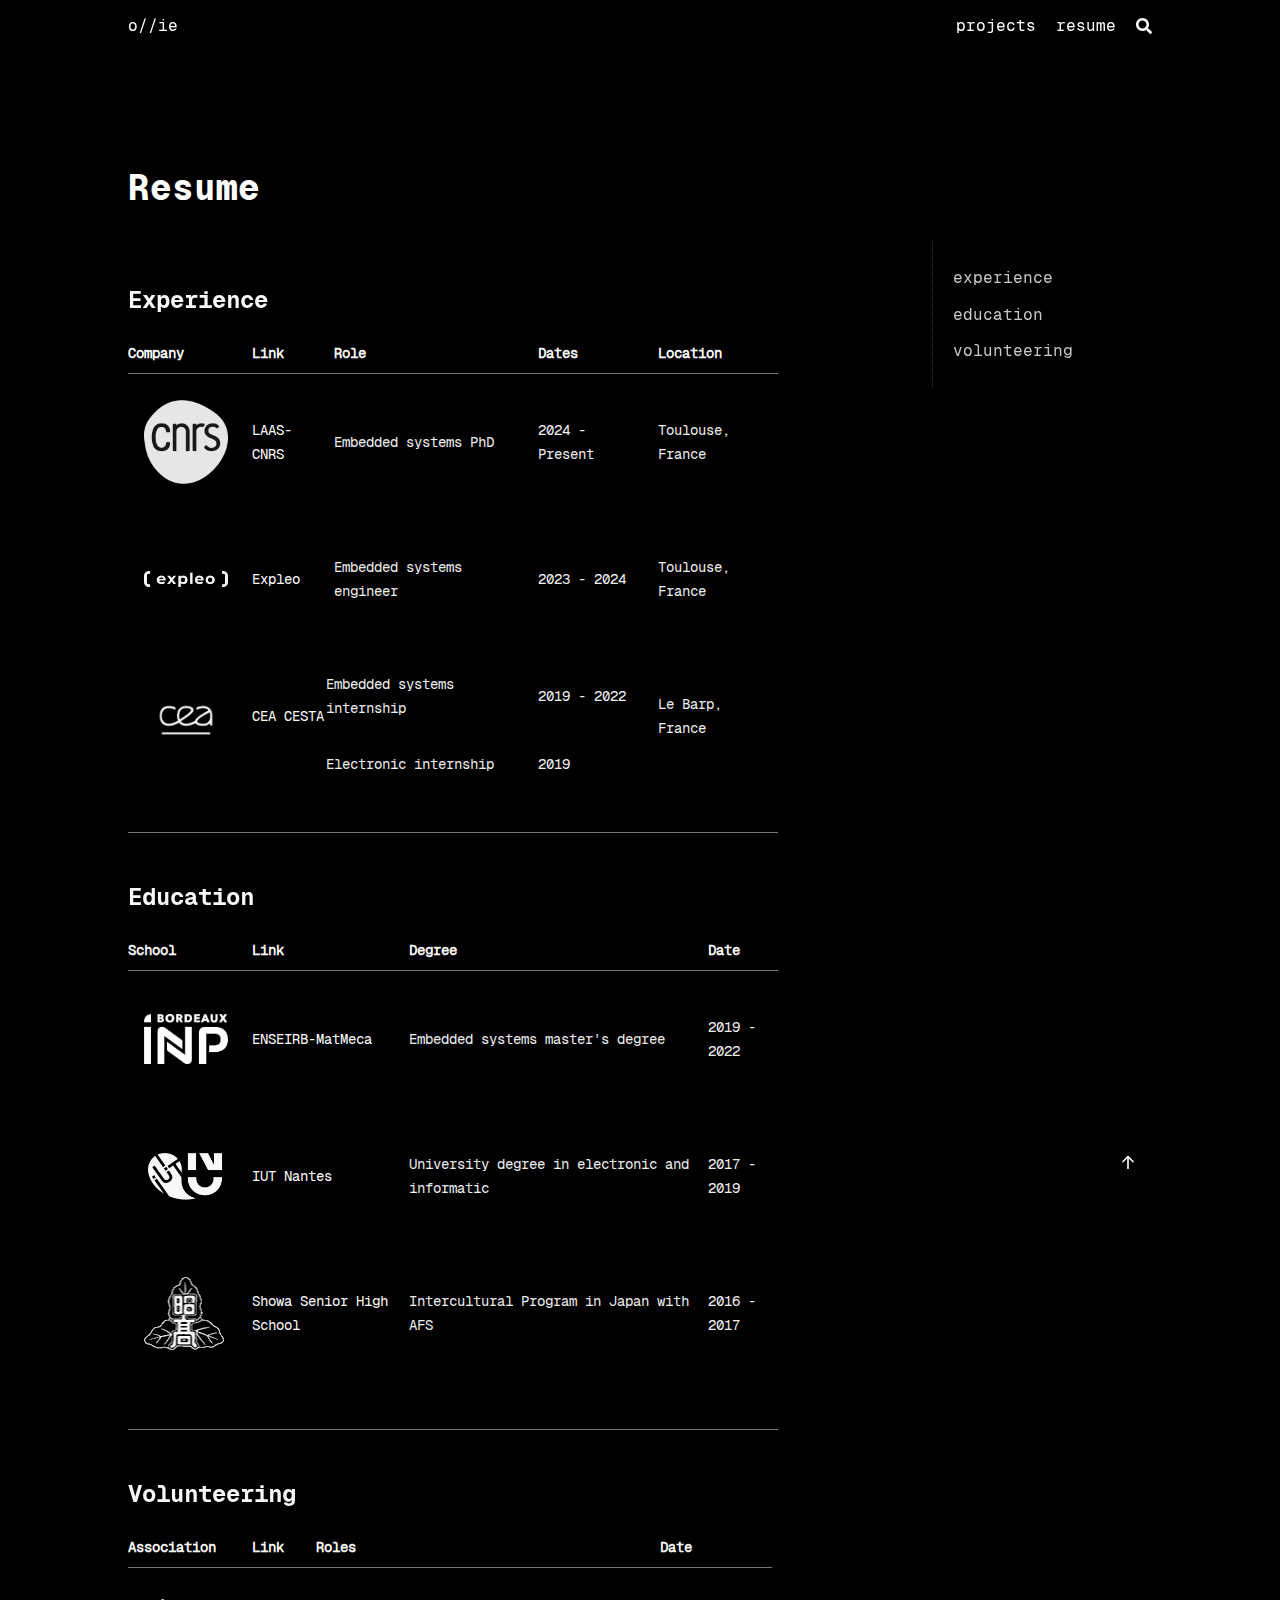
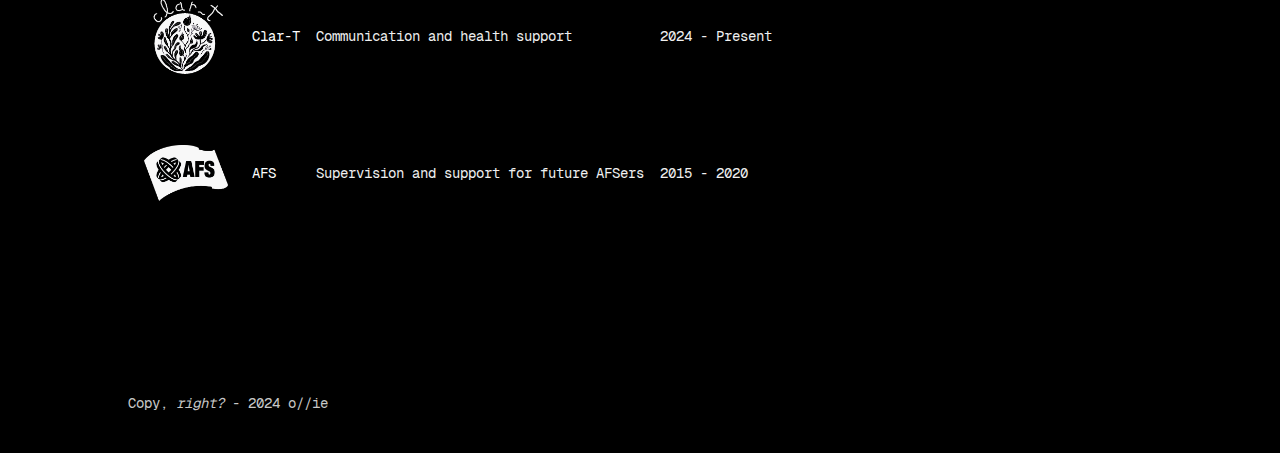
<file: resume/index.html>
<!DOCTYPE html>
<html lang="en" dir="ltr" class="scroll-smooth" data-default-appearance="dark"
  data-auto-appearance="false"><head>
  <meta charset="utf-8" />
  
  <meta http-equiv="content-language" content="en" />
  
  <meta name="viewport" content="width=device-width, initial-scale=1.0" />
  <meta http-equiv="X-UA-Compatible" content="ie=edge" />
  
  <title>Resume &middot; o//ie</title>
  <meta name="title" content="Resume &middot; o//ie" />
  
  
  
  
  
  <link rel="canonical" href="https://olchap.fr/resume/" />
  
  
  
  
  
  
  
  
  
  
  
  
  <link type="text/css" rel="stylesheet" href="/css/main.bundle.min.d2114eefe5fe06c93342d507fb91a1fae3bd6a7d2c0f7bfd4af7d2ba202d22d773484b8df57697b2eddf1935840cd6bd84eb45f02087040136a62422164d8b0a.css"
    integrity="sha512-0hFO7&#43;X&#43;BskzQtUH&#43;5Gh&#43;uO9an0sD3v9SvfSuiAtItdzSEuN9XaXsu3fGTWEDNa9hOtF8CCHBAE2piQiFk2LCg==" />
  
  
  <script type="text/javascript" src="/js/appearance.min.516a16745bea5a9bd011138d254cc0fd3973cd55ce6e15f3dec763e7c7c2c7448f8fe7b54cca811cb821b0c7e12cd161caace1dd794ac3d34d40937cbcc9ee12.js"
    integrity="sha512-UWoWdFvqWpvQERONJUzA/TlzzVXObhXz3sdj58fCx0SPj&#43;e1TMqBHLghsMfhLNFhyqzh3XlKw9NNQJN8vMnuEg=="></script>
  
  
  
  
  
  
  
  
  
  <script defer type="text/javascript" id="script-bundle" src="/js/main.bundle.min.c53acaa56698629c7a2e95cebf0fe310f05e47d3f12ab25cc88304b0ea070b8d498abbcfcc6c4195a5e3bb1a8aa299990cf54e1993c39a422447aa92d083f8eb.js"
    integrity="sha512-xTrKpWaYYpx6LpXOvw/jEPBeR9PxKrJcyIMEsOoHC41JirvPzGxBlaXjuxqKopmZDPVOGZPDmkIkR6qS0IP46w==" data-copy="" data-copied=""></script>
  
  
  
  <script src="/lib/zoom/zoom.min.37d2094687372da3f7343a221a470f6b8806f7891aa46a5a03966af7f0ebd38b9fe536cb154e6ad28f006d184b294525a7c4054b6bbb4be62d8b453b42db99bd.js" integrity="sha512-N9IJRoc3LaP3NDoiGkcPa4gG94kapGpaA5Zq9/Dr04uf5TbLFU5q0o8AbRhLKUUlp8QFS2u7S&#43;Yti0U7QtuZvQ=="></script>
  
  
  
  <link rel="apple-touch-icon" sizes="180x180" href="/apple-touch-icon.png" />
  <link rel="icon" type="image/png" sizes="32x32" href="/favicon-32x32.png" />
  <link rel="icon" type="image/png" sizes="16x16" href="/favicon-16x16.png" />
  <link rel="manifest" href="/site.webmanifest" />
  
  
  
  
  
  
  
  <meta property="og:url" content="https://olchap.fr/resume/">
  <meta property="og:site_name" content="o//ie">
  <meta property="og:title" content="Resume">
  <meta property="og:description" content=" Experience Company Link Role Dates Location LAAS-CNRS Embedded systems PhD 2024 - Present Toulouse, France Expleo Embedded systems engineer 2023 - 2024 Toulouse, France CEA CESTA Embedded systems internship 2019 - 2022 Le Barp, France Electronic internship 2019 Education School Link Degree Date ENSEIRB-MatMeca Embedded systems master&#39;s degree 2019 - 2022 IUT Nantes University degree in electronic and informatic 2017 - 2019 Showa Senior High School Intercultural Program in Japan with AFS 2016 - 2017 Volunteering Association Link Roles Date Clar-T Communication and health support 2024 - Present AFS Supervision and support for future AFSers 2015 - 2020 ">
  <meta property="og:locale" content="en">
  <meta property="og:type" content="article">
    <meta property="article:published_time" content="2024-08-30T00:00:00+00:00">
    <meta property="article:modified_time" content="2024-08-30T00:00:00+00:00">

  
  <meta name="twitter:card" content="summary">
  <meta name="twitter:title" content="Resume">
  <meta name="twitter:description" content=" Experience Company Link Role Dates Location LAAS-CNRS Embedded systems PhD 2024 - Present Toulouse, France Expleo Embedded systems engineer 2023 - 2024 Toulouse, France CEA CESTA Embedded systems internship 2019 - 2022 Le Barp, France Electronic internship 2019 Education School Link Degree Date ENSEIRB-MatMeca Embedded systems master&#39;s degree 2019 - 2022 IUT Nantes University degree in electronic and informatic 2017 - 2019 Showa Senior High School Intercultural Program in Japan with AFS 2016 - 2017 Volunteering Association Link Roles Date Clar-T Communication and health support 2024 - Present AFS Supervision and support for future AFSers 2015 - 2020 ">

  
  <script type="application/ld+json">
  [{
    "@context": "https://schema.org",
    "@type": "Article",
    "articleSection": "o\/\/ie",
    "name": "Resume",
    "headline": "Resume",
    
    "abstract": " Experience Company Link Role Dates Location LAAS-CNRS Embedded systems PhD 2024 - Present Toulouse, France Expleo Embedded systems engineer 2023 - 2024 Toulouse, France CEA CESTA Embedded systems internship 2019 - 2022 Le Barp, France Electronic internship 2019 Education School Link Degree Date ENSEIRB-MatMeca Embedded systems master\u0027s degree 2019 - 2022 IUT Nantes University degree in electronic and informatic 2017 - 2019 Showa Senior High School Intercultural Program in Japan with AFS 2016 - 2017 Volunteering Association Link Roles Date Clar-T Communication and health support 2024 - Present AFS Supervision and support for future AFSers 2015 - 2020 ",
    "inLanguage": "en",
    "url" : "https:\/\/olchap.fr\/resume\/",
    "author" : {
      "@type": "Person",
      "name": "O\/\/ie"
    },
    "copyrightYear": "2024",
    "dateCreated": "2024-08-30T00:00:00\u002b00:00",
    "datePublished": "2024-08-30T00:00:00\u002b00:00",
    
    "dateModified": "2024-08-30T00:00:00\u002b00:00",
    
    
    
    "mainEntityOfPage": "true",
    "wordCount": "98"
  }]
  </script>


  
  
  <meta name="author" content="O//ie" />
  
  
  
  <link href="mailto:ollie.chap@pm.me" rel="me" />
  
  
  <link href="https://github.com/OllieeeChap" rel="me" />
  
  
  <link href="https://www.linkedin.com/in/olchap/" rel="me" />
  
  
  
  

<script src="/lib/jquery/jquery.slim.min.b0dca576e87d7eaa5850ae4e61759c065786cdb6489d68fcc82240539eebd5da522bdb4fda085ffd245808c8fe2acb2516408eb774ef26b5f6015fc6737c0ea8.js" integrity="sha512-sNylduh9fqpYUK5OYXWcBleGzbZInWj8yCJAU57r1dpSK9tP2ghf/SRYCMj&#43;KsslFkCOt3TvJrX2AV/Gc3wOqA=="></script>






















  
  



  
  
  <meta name="theme-color"/>
  
  
</head>
<body
  class="flex flex-col h-screen px-6 m-auto text-lg leading-7 max-w-7xl bg-neutral text-neutral-900 dark:bg-neutral-800 dark:text-neutral sm:px-14 md:px-24 lg:px-32 scrollbar-thin scrollbar-track-neutral-200 scrollbar-thumb-neutral-400 dark:scrollbar-track-neutral-800 dark:scrollbar-thumb-neutral-600">
  <div id="the-top" class="absolute flex self-center">
    <a class="px-3 py-1 text-sm -translate-y-8 rounded-b-lg bg-primary-200 focus:translate-y-0 dark:bg-neutral-600"
      href="#main-content"><span
        class="font-bold text-primary-600 ltr:pr-2 rtl:pl-2 dark:text-primary-400">&darr;</span>Skip to main content</a>
  </div>
  
  
  <div class="min-h-[148px]"></div>
<div class="fixed inset-x-0 min-h-[130px] opacity-65 pl-[24px] pr-[24px] bg-gradient-to-b from-neutral from-60% dark:from-neutral-800 to-transparent mix-blend-normal" style="z-index:80"></div>
<div class="fixed inset-x-0 pl-[24px] pr-[24px]" style="z-index:100">
  <div id="menu-blur" class="absolute opacity-0 inset-x-0 top-0 h-full single_hero_background nozoom backdrop-blur-2xl shadow-2xl"></div>
  <div class="relative max-w-[64rem] ml-auto mr-auto">
    <div style="padding-left:0;padding-right:0;padding-top:2px;padding-bottom:3px"
    class="main-menu flex items-center justify-between px-4 py-6 sm:px-6 md:justify-start space-x-3">
    
    <div class="flex flex-1 items-center justify-between">
        <nav class="flex space-x-3">

            
            <a href="/" class="text-base font-medium text-gray-500 hover:text-gray-900">o//ie</a>
            

        </nav>
        <nav class="hidden md:flex items-center space-x-5 md:ml-12 h-12">

            
            
            
  <a href="/projects/"  class="flex items-center text-gray-500 hover:text-primary-600 dark:hover:text-primary-400">
    
    <p class="text-base font-medium" title="">
        projects
    </p>
</a>



            
            
  <a href="/resume/"  class="flex items-center text-gray-500 hover:text-primary-600 dark:hover:text-primary-400">
    
    <p class="text-base font-medium" title="">
        resume
    </p>
</a>



            
            

            


            
            <button id="search-button" aria-label="Search" class="text-base hover:text-primary-600 dark:hover:text-primary-400"
                title="">
                

  <span class="relative block icon">
    <svg aria-hidden="true" focusable="false" data-prefix="fas" data-icon="search" class="svg-inline--fa fa-search fa-w-16" role="img" xmlns="http://www.w3.org/2000/svg" viewBox="0 0 512 512"><path fill="currentColor" d="M505 442.7L405.3 343c-4.5-4.5-10.6-7-17-7H372c27.6-35.3 44-79.7 44-128C416 93.1 322.9 0 208 0S0 93.1 0 208s93.1 208 208 208c48.3 0 92.7-16.4 128-44v16.3c0 6.4 2.5 12.5 7 17l99.7 99.7c9.4 9.4 24.6 9.4 33.9 0l28.3-28.3c9.4-9.4 9.4-24.6.1-34zM208 336c-70.7 0-128-57.2-128-128 0-70.7 57.2-128 128-128 70.7 0 128 57.2 128 128 0 70.7-57.2 128-128 128z"/></svg>

  </span>


            </button>
            


            
            

        </nav>
        <div class="flex md:hidden items-center space-x-5 md:ml-12 h-12">

            <span></span>

            


            
            <button id="search-button-mobile" aria-label="Search" class="text-base hover:text-primary-600 dark:hover:text-primary-400"
                title="">
                

  <span class="relative block icon">
    <svg aria-hidden="true" focusable="false" data-prefix="fas" data-icon="search" class="svg-inline--fa fa-search fa-w-16" role="img" xmlns="http://www.w3.org/2000/svg" viewBox="0 0 512 512"><path fill="currentColor" d="M505 442.7L405.3 343c-4.5-4.5-10.6-7-17-7H372c27.6-35.3 44-79.7 44-128C416 93.1 322.9 0 208 0S0 93.1 0 208s93.1 208 208 208c48.3 0 92.7-16.4 128-44v16.3c0 6.4 2.5 12.5 7 17l99.7 99.7c9.4 9.4 24.6 9.4 33.9 0l28.3-28.3c9.4-9.4 9.4-24.6.1-34zM208 336c-70.7 0-128-57.2-128-128 0-70.7 57.2-128 128-128 70.7 0 128 57.2 128 128 0 70.7-57.2 128-128 128z"/></svg>

  </span>


            </button>
            

            
            

        </div>
    </div>
    <div class="-my-2 -mr-2 md:hidden">

        <label id="menu-button" for="menu-controller" class="block">
            <input type="checkbox" id="menu-controller" class="hidden" />
            
            <div class="cursor-pointer hover:text-primary-600 dark:hover:text-primary-400">
                

  <span class="relative block icon">
    <svg xmlns="http://www.w3.org/2000/svg" viewBox="0 0 448 512"><path fill="currentColor" d="M0 96C0 78.33 14.33 64 32 64H416C433.7 64 448 78.33 448 96C448 113.7 433.7 128 416 128H32C14.33 128 0 113.7 0 96zM0 256C0 238.3 14.33 224 32 224H416C433.7 224 448 238.3 448 256C448 273.7 433.7 288 416 288H32C14.33 288 0 273.7 0 256zM416 448H32C14.33 448 0 433.7 0 416C0 398.3 14.33 384 32 384H416C433.7 384 448 398.3 448 416C448 433.7 433.7 448 416 448z"/></svg>

  </span>


            </div>
            <div id="menu-wrapper" style="padding-top:5px;"
                class="fixed inset-0 z-30 invisible w-screen h-screen m-0 overflow-auto transition-opacity opacity-0 cursor-default bg-neutral-100/50 backdrop-blur-sm dark:bg-neutral-900/50">
                <ul
                    class="flex space-y-2 mt-3 flex-col items-end w-full px-6 py-6 mx-auto overflow-visible list-none ltr:text-right rtl:text-left max-w-7xl">

                    <li>
                        <span
                            class="cursor-pointer inline-block align-text-bottom hover:text-primary-600 dark:hover:text-primary-400">

  <span class="relative block icon">
    <svg xmlns="http://www.w3.org/2000/svg" viewBox="0 0 320 512"><path fill="currentColor" d="M310.6 361.4c12.5 12.5 12.5 32.75 0 45.25C304.4 412.9 296.2 416 288 416s-16.38-3.125-22.62-9.375L160 301.3L54.63 406.6C48.38 412.9 40.19 416 32 416S15.63 412.9 9.375 406.6c-12.5-12.5-12.5-32.75 0-45.25l105.4-105.4L9.375 150.6c-12.5-12.5-12.5-32.75 0-45.25s32.75-12.5 45.25 0L160 210.8l105.4-105.4c12.5-12.5 32.75-12.5 45.25 0s12.5 32.75 0 45.25l-105.4 105.4L310.6 361.4z"/></svg>

  </span>

</span>
                    </li>

                    

                    
  <li class="mt-1">
    <a href="/projects/"  class="flex items-center text-gray-500 hover:text-primary-600 dark:hover:text-primary-400">
        
        <p class="text-bg font-bg" title="">
            projects
        </p>
    </a>
</li>




                    

                    
  <li class="mt-1">
    <a href="/resume/"  class="flex items-center text-gray-500 hover:text-primary-600 dark:hover:text-primary-400">
        
        <p class="text-bg font-bg" title="">
            resume
        </p>
    </a>
</li>




                    

                </ul>
                
                

            </div>
        </label>
    </div>
</div>





  </div>
</div>
<script>
  window.addEventListener('scroll', function (e) {
    var scroll = window.pageYOffset || document.documentElement.scrollTop || document.body.scrollTop || 0;
    var background_blur = document.getElementById('menu-blur');
    background_blur.style.opacity = (scroll / 300);
  });
</script>

  
  <div class="relative flex flex-col grow">
    <main id="main-content" class="grow">
      


<article>
  

  <header id="single_header" class="mt-5 max-w-prose">
    
    <ol class="text-sm text-neutral-500 dark:text-neutral-400 print:hidden">
  
  
    
  
  <li class="inline hidden">
    <a
      class="hover:underline decoration-neutral-300 dark:underline-neutral-600"
      href="/"
      >o//ie</a
    ><span class="px-1 text-primary-500">/</span>
  </li>

  
  <li class="inline hidden">
    <a
      class="hover:underline decoration-neutral-300 dark:underline-neutral-600"
      href="/resume/"
      >Resume</a
    ><span class="px-1 text-primary-500">/</span>
  </li>

</ol>


    
    <h1 class="mt-0 text-4xl font-extrabold text-neutral-900 dark:text-neutral">
      Resume
    </h1>
    <div class="mt-1 mb-6 text-base text-neutral-500 dark:text-neutral-400 print:hidden">
      





  
  

























<div class="flex flex-row flex-wrap items-center">
  
  

  
  
</div>








    </div>

    
    
    
    
    

    

    
      
      

      

      

    

  </header>
  
  <section class="flex flex-col max-w-full mt-0 prose dark:prose-invert lg:flex-row">
    
     <div
      class="order-first lg:ml-auto px-0 lg:order-last ltr:lg:pl-8 rtl:lg:pr-8">
      <div class="toc ltr:pl-5 rtl:pr-5 print:hidden lg:sticky lg:top-[140px]">

         <details open id="TOCView"
  class="toc-right mt-0 overflow-y-scroll overscroll-contain scrollbar-thin scrollbar-track-neutral-200 scrollbar-thumb-neutral-400 dark:scrollbar-track-neutral-800 dark:scrollbar-thumb-neutral-600 rounded-lg ltr:-ml-5 ltr:pl-5 rtl:-mr-5 rtl:pr-5 hidden lg:block">
  <summary
    class="block py-1 text-lg font-semibold cursor-pointer bg-neutral-100 text-neutral-800 ltr:-ml-5 ltr:pl-5 rtl:-mr-5 rtl:pr-5 dark:bg-neutral-700 dark:text-neutral-100 lg:hidden">
    Table of Contents
  </summary>
  <div
    class="min-w-[220px] py-2 border-dotted ltr:-ml-5 ltr:border-l ltr:pl-5 rtl:-mr-5 rtl:border-r rtl:pr-5 dark:border-neutral-600">
    <nav id="TableOfContents">
  <ul>
    <li><a href="#experience">Experience</a></li>
    <li><a href="#education">Education</a></li>
    <li><a href="#volunteering">Volunteering</a></li>
  </ul>
</nav>
  </div>
</details>
<details class="toc-inside mt-0 overflow-hidden rounded-lg ltr:-ml-5 ltr:pl-5 rtl:-mr-5 rtl:pr-5 lg:hidden">
  <summary
    class="py-1 text-lg font-semibold cursor-pointer bg-neutral-100 text-neutral-800 ltr:-ml-5 ltr:pl-5 rtl:-mr-5 rtl:pr-5 dark:bg-neutral-700 dark:text-neutral-100 lg:hidden">
    Table of Contents
  </summary>
  <div
    class="py-2 border-dotted border-neutral-300 ltr:-ml-5 ltr:border-l ltr:pl-5 rtl:-mr-5 rtl:border-r rtl:pr-5 dark:border-neutral-600">
    <nav id="TableOfContents">
  <ul>
    <li><a href="#experience">Experience</a></li>
    <li><a href="#education">Education</a></li>
    <li><a href="#volunteering">Volunteering</a></li>
  </ul>
</nav>
  </div>
</details>

<script>

  var margin = 200;
  var marginError = 50;

  (function () {
    var $window = $(window);
    var $toc = $('#TOCView');
    var tocHeight = $toc.height();

    function onResize() {
      var windowAndMarginHeight = $window.height() - margin;
      if(tocHeight >= windowAndMarginHeight) {
        $toc.css("overflow-y", "scroll")
        $toc.css("max-height", (windowAndMarginHeight + marginError) + "px")
      } else {
        $toc.css("overflow-y", "hidden")
        $toc.css("max-height", "9999999px")
      }
    }

    $window.on('resize', onResize);
    $(document).ready(onResize);
  })();



</script>
   </div>
      </div>
      

      <div class="min-w-0 min-h-0 max-w-fit">
        
        


        <div class="article-content max-w-prose mb-20">
          

<h2 class="relative group">Experience 
    <div id="experience" class="anchor"></div>
    
</h2>
<table style="font-family: 'geistmono_regular';">
    <thead>
        <tr>
            <th>Company</th>
            <th>Link</th>
            <th>Role</th>
            <th>Dates</th>
            <th>Location</th>
        </tr>
    </thead>
    <tbody>
        <tr>
            <td><img class="customEntitityLogo" src="cnrs.gif"/></td>
            <td><a href="https://www.laas.fr/" target="_blank">LAAS-CNRS</a></td>
            <td>Embedded systems PhD</td>
            <td>2024 - Present</td>
            <td>Toulouse, France</td>
        </tr>
        <tr>
            <td><img class="customEntitityLogo" src="expleo.png"/></td>
            <td><a href="https://expleo.com/" target="_blank">Expleo</a></td>
            <td>Embedded systems engineer</td>
            <td>2023 - 2024</td>
            <td>Toulouse, France</td>
        </tr>
        <tr>
            <td rowspan=3><img class="customEntitityLogo" src="cea.png"/></td>
            <td rowspan=3><a href="https://www.cea.fr" target="_blank">CEA CESTA</a></td>
        </tr>
        <tr>
            <td>Embedded systems internship</td>
            <td>2019 - 2022</td>
            <td rowspan=2> Le Barp, France</td>
        </tr>
        <tr>
            <td>Electronic internship</td>
            <td>2019</td>
        </tr>
    </tbody>
</table>
<hr>


<h2 class="relative group">Education 
    <div id="education" class="anchor"></div>
    
</h2>
<table>
    <thead>
        <tr>
            <th>School</th>
            <th>Link</th>
            <th>Degree</th>
            <th>Date</th>
        </tr>
    </thead>
    <tbody>
        <tr>
            <td><img class="customEntitityLogo" src="bordeaux_inp.png"/></td>
            <td><a href="https://enseirb-matmeca.bordeaux-inp.fr" target="_blank">ENSEIRB-MatMeca</a></td>
            <td>Embedded systems master's degree</td>
            <td>2019 - 2022</td>
        </tr>
        <tr>
            <td><img class="customEntitityLogo" src="iut.png"/></td>
            <td><a href="https://iutnantes.univ-nantes.fr" target="_blank">IUT Nantes</a></td>
            <td>University degree in electronic and informatic</td>
            <td>2017 - 2019</td>
        </tr>
        <tr>
            <td><img class="customEntitityLogo" src="showa.gif"/></td>
            <td><a href="https://showa-h.com" target="_blank">Showa Senior High School</a></td>
            <td>Intercultural Program in Japan with AFS</td>
            <td>2016 - 2017</td>
        </tr>
    </tbody>
</table>
<hr>


<h2 class="relative group">Volunteering 
    <div id="volunteering" class="anchor"></div>
    
</h2>
<table>
    <thead>
        <tr>
            <th>Association</th>
            <th>Link</th>
            <th>Roles</th>
            <th>Date</th>
        </tr>
    </thead>
    <tbody>
        <tr>
            <td><img class="customEntitityLogo" src="clart.png"/></td>
            <td><a href="https://clar-t.org" target="_blank">Clar-T</a></td>
            <td>Communication and health support</td>
            <td>2024 - Present</td>
        </tr>
        <tr>
            <td><img class="customEntitityLogo" src="afs.png"/></td>
            <td><a href="https://afs.org" target="_blank">AFS</a></td>
            <td>Supervision and support for future AFSers</td>
            <td>2015 - 2020</td>
        </tr>
    </tbody>
</table>
          
          
          
        </div>
        
        

        
        

          
      </div>
     
      
      
        
        
          
          
        
      <script>
        var oid = "views_resume\/index.md"
        var oid_likes = "likes_resume\/index.md"
      </script>
      
      
      <script type="text/javascript" src="/js/page.min.0860cf4e04fa2d72cc33ddba263083464d48f67de06114529043cb4623319efed4f484fd7f1730df5abea0e2da6f3538855634081d02f2d6e920b956f063e823.js" integrity="sha512-CGDPTgT6LXLMM926JjCDRk1I9n3gYRRSkEPLRiMxnv7U9IT9fxcw31q&#43;oOLabzU4hVY0CB0C8tbpILlW8GPoIw=="></script>
      
  
    </section>
  <footer class="pt-8 max-w-prose print:hidden">

    

    
  </footer>
</article>

      <div id="top-scroller" class="pointer-events-none absolute top-[110vh] bottom-0 w-12 ltr:right-0 rtl:left-0">
  <a href="#the-top"
    class="pointer-events-auto sticky top-[calc(100vh-5.5rem)] flex h-12 w-12 mb-16 items-center justify-center rounded-full bg-neutral/50 text-xl text-neutral-700 hover:text-primary-600 dark:bg-neutral-800/50 dark:text-neutral dark:hover:text-primary-400"
    aria-label="Scroll to top" title="Scroll to top">
    &uarr;
  </a>
</div>
    </main><footer id="site-footer" class="py-10 print:hidden">
  
  
    
  
  <div class="flex items-center justify-between">

    
    
    <p class="text-sm text-neutral-500 dark:text-neutral-400">
      Copy, <em>right?</em> - 2024 o//ie
    </p>
    

    
    

  </div>
  <script>
    
    mediumZoom(document.querySelectorAll("img:not(.nozoom)"), {
      margin: 24,
      background: 'rgba(0,0,0,0.5)',
      scrollOffset: 0,
    })
    
  </script>
  
  
  <script type="text/javascript" src="/js/process.min.ee03488f19c93c2efb199e2e3014ea5f3cb2ce7d45154adb3399a158cac27ca52831db249ede5bb602700ef87eb02434139de0858af1818ab0fb4182472204a4.js" integrity="sha512-7gNIjxnJPC77GZ4uMBTqXzyyzn1FFUrbM5mhWMrCfKUoMdsknt5btgJwDvh&#43;sCQ0E53ghYrxgYqw&#43;0GCRyIEpA=="></script>
  
  
</footer>
<div
  id="search-wrapper"
  class="invisible fixed inset-0 flex h-screen w-screen cursor-default flex-col bg-neutral-500/50 p-4 backdrop-blur-sm dark:bg-neutral-900/50 sm:p-6 md:p-[10vh] lg:p-[12vh]"
  data-url="https://olchap.fr/"
  style="z-index:500"
>
  <div
    id="search-modal"
    class="flex flex-col w-full max-w-3xl min-h-0 mx-auto border rounded-md shadow-lg top-20 border-neutral-200 bg-neutral dark:border-neutral-700 dark:bg-neutral-800"
  >
    <header class="relative z-10 flex items-center justify-between flex-none px-2">
      <form class="flex items-center flex-auto min-w-0">
        <div class="flex items-center justify-center w-8 h-8 text-neutral-400">
          

  <span class="relative block icon">
    <svg aria-hidden="true" focusable="false" data-prefix="fas" data-icon="search" class="svg-inline--fa fa-search fa-w-16" role="img" xmlns="http://www.w3.org/2000/svg" viewBox="0 0 512 512"><path fill="currentColor" d="M505 442.7L405.3 343c-4.5-4.5-10.6-7-17-7H372c27.6-35.3 44-79.7 44-128C416 93.1 322.9 0 208 0S0 93.1 0 208s93.1 208 208 208c48.3 0 92.7-16.4 128-44v16.3c0 6.4 2.5 12.5 7 17l99.7 99.7c9.4 9.4 24.6 9.4 33.9 0l28.3-28.3c9.4-9.4 9.4-24.6.1-34zM208 336c-70.7 0-128-57.2-128-128 0-70.7 57.2-128 128-128 70.7 0 128 57.2 128 128 0 70.7-57.2 128-128 128z"/></svg>

  </span>


        </div>
        <input
          type="search"
          id="search-query"
          class="flex flex-auto h-12 mx-1 bg-transparent appearance-none focus:outline-dotted focus:outline-2 focus:outline-transparent"
          placeholder="Search"
          tabindex="0"
        />
      </form>
      <button
        id="close-search-button"
        class="flex items-center justify-center w-8 h-8 text-neutral-700 hover:text-primary-600 dark:text-neutral dark:hover:text-primary-400"
        title="Close (Esc)"
      >
        

  <span class="relative block icon">
    <svg xmlns="http://www.w3.org/2000/svg" viewBox="0 0 320 512"><path fill="currentColor" d="M310.6 361.4c12.5 12.5 12.5 32.75 0 45.25C304.4 412.9 296.2 416 288 416s-16.38-3.125-22.62-9.375L160 301.3L54.63 406.6C48.38 412.9 40.19 416 32 416S15.63 412.9 9.375 406.6c-12.5-12.5-12.5-32.75 0-45.25l105.4-105.4L9.375 150.6c-12.5-12.5-12.5-32.75 0-45.25s32.75-12.5 45.25 0L160 210.8l105.4-105.4c12.5-12.5 32.75-12.5 45.25 0s12.5 32.75 0 45.25l-105.4 105.4L310.6 361.4z"/></svg>

  </span>


      </button>
    </header>
    <section class="flex-auto px-2 overflow-auto">
      <ul id="search-results">
        
      </ul>
    </section>
  </div>
</div>

  </div>
</body>

</html>
</file>
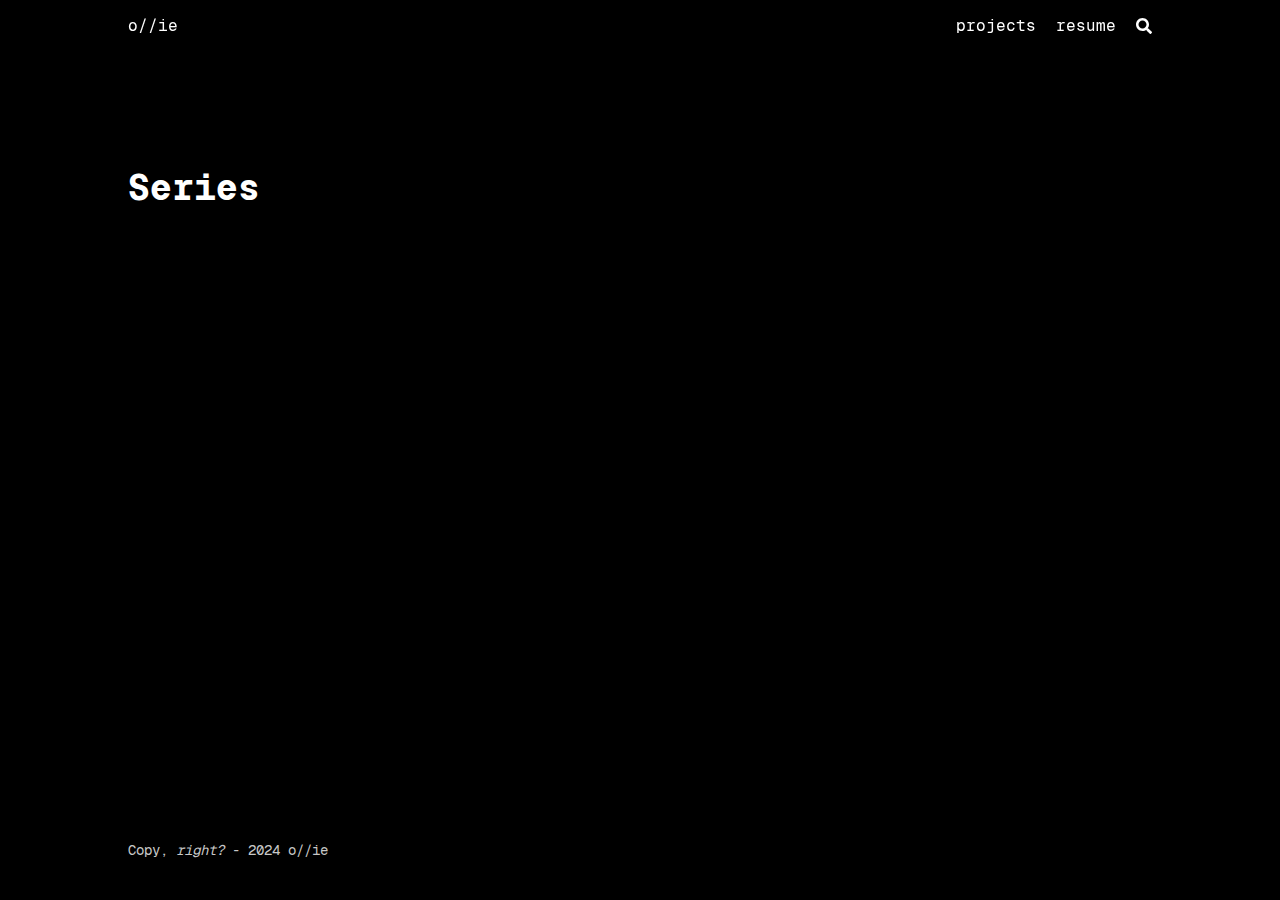
<file: series/index.html>
<!DOCTYPE html>
<html lang="en" dir="ltr" class="scroll-smooth" data-default-appearance="dark"
  data-auto-appearance="false"><head>
  <meta charset="utf-8" />
  
  <meta http-equiv="content-language" content="en" />
  
  <meta name="viewport" content="width=device-width, initial-scale=1.0" />
  <meta http-equiv="X-UA-Compatible" content="ie=edge" />
  
  <title>Series &middot; o//ie</title>
  <meta name="title" content="Series &middot; o//ie" />
  
  
  
  
  
  <link rel="canonical" href="https://olchap.fr/series/" />
  
  <link rel="alternate" type="application/rss+xml" href="/series/index.xml" title="o//ie" />
  
  
  
  
  
  
  
  
  
  
  
  
  <link type="text/css" rel="stylesheet" href="/css/main.bundle.min.d2114eefe5fe06c93342d507fb91a1fae3bd6a7d2c0f7bfd4af7d2ba202d22d773484b8df57697b2eddf1935840cd6bd84eb45f02087040136a62422164d8b0a.css"
    integrity="sha512-0hFO7&#43;X&#43;BskzQtUH&#43;5Gh&#43;uO9an0sD3v9SvfSuiAtItdzSEuN9XaXsu3fGTWEDNa9hOtF8CCHBAE2piQiFk2LCg==" />
  
  
  <script type="text/javascript" src="/js/appearance.min.516a16745bea5a9bd011138d254cc0fd3973cd55ce6e15f3dec763e7c7c2c7448f8fe7b54cca811cb821b0c7e12cd161caace1dd794ac3d34d40937cbcc9ee12.js"
    integrity="sha512-UWoWdFvqWpvQERONJUzA/TlzzVXObhXz3sdj58fCx0SPj&#43;e1TMqBHLghsMfhLNFhyqzh3XlKw9NNQJN8vMnuEg=="></script>
  
  
  
  
  
  
  
  
  
  <script defer type="text/javascript" id="script-bundle" src="/js/main.bundle.min.c53acaa56698629c7a2e95cebf0fe310f05e47d3f12ab25cc88304b0ea070b8d498abbcfcc6c4195a5e3bb1a8aa299990cf54e1993c39a422447aa92d083f8eb.js"
    integrity="sha512-xTrKpWaYYpx6LpXOvw/jEPBeR9PxKrJcyIMEsOoHC41JirvPzGxBlaXjuxqKopmZDPVOGZPDmkIkR6qS0IP46w==" data-copy="" data-copied=""></script>
  
  
  
  <script src="/lib/zoom/zoom.min.37d2094687372da3f7343a221a470f6b8806f7891aa46a5a03966af7f0ebd38b9fe536cb154e6ad28f006d184b294525a7c4054b6bbb4be62d8b453b42db99bd.js" integrity="sha512-N9IJRoc3LaP3NDoiGkcPa4gG94kapGpaA5Zq9/Dr04uf5TbLFU5q0o8AbRhLKUUlp8QFS2u7S&#43;Yti0U7QtuZvQ=="></script>
  
  
  
  <link rel="apple-touch-icon" sizes="180x180" href="/apple-touch-icon.png" />
  <link rel="icon" type="image/png" sizes="32x32" href="/favicon-32x32.png" />
  <link rel="icon" type="image/png" sizes="16x16" href="/favicon-16x16.png" />
  <link rel="manifest" href="/site.webmanifest" />
  
  
  
  
  
  
  
  <meta property="og:url" content="https://olchap.fr/series/">
  <meta property="og:site_name" content="o//ie">
  <meta property="og:title" content="Series">
  <meta property="og:locale" content="en">
  <meta property="og:type" content="website">

  
  <meta name="twitter:card" content="summary">
  <meta name="twitter:title" content="Series">

  
  

  
  
  <meta name="author" content="O//ie" />
  
  
  
  <link href="mailto:ollie.chap@pm.me" rel="me" />
  
  
  <link href="https://github.com/OllieeeChap" rel="me" />
  
  
  <link href="https://www.linkedin.com/in/olchap/" rel="me" />
  
  
  
  

<script src="/lib/jquery/jquery.slim.min.b0dca576e87d7eaa5850ae4e61759c065786cdb6489d68fcc82240539eebd5da522bdb4fda085ffd245808c8fe2acb2516408eb774ef26b5f6015fc6737c0ea8.js" integrity="sha512-sNylduh9fqpYUK5OYXWcBleGzbZInWj8yCJAU57r1dpSK9tP2ghf/SRYCMj&#43;KsslFkCOt3TvJrX2AV/Gc3wOqA=="></script>






















  
  



  
  
  <meta name="theme-color"/>
  
  
</head>
<body
  class="flex flex-col h-screen px-6 m-auto text-lg leading-7 max-w-7xl bg-neutral text-neutral-900 dark:bg-neutral-800 dark:text-neutral sm:px-14 md:px-24 lg:px-32 scrollbar-thin scrollbar-track-neutral-200 scrollbar-thumb-neutral-400 dark:scrollbar-track-neutral-800 dark:scrollbar-thumb-neutral-600">
  <div id="the-top" class="absolute flex self-center">
    <a class="px-3 py-1 text-sm -translate-y-8 rounded-b-lg bg-primary-200 focus:translate-y-0 dark:bg-neutral-600"
      href="#main-content"><span
        class="font-bold text-primary-600 ltr:pr-2 rtl:pl-2 dark:text-primary-400">&darr;</span>Skip to main content</a>
  </div>
  
  
  <div class="min-h-[148px]"></div>
<div class="fixed inset-x-0 min-h-[130px] opacity-65 pl-[24px] pr-[24px] bg-gradient-to-b from-neutral from-60% dark:from-neutral-800 to-transparent mix-blend-normal" style="z-index:80"></div>
<div class="fixed inset-x-0 pl-[24px] pr-[24px]" style="z-index:100">
  <div id="menu-blur" class="absolute opacity-0 inset-x-0 top-0 h-full single_hero_background nozoom backdrop-blur-2xl shadow-2xl"></div>
  <div class="relative max-w-[64rem] ml-auto mr-auto">
    <div style="padding-left:0;padding-right:0;padding-top:2px;padding-bottom:3px"
    class="main-menu flex items-center justify-between px-4 py-6 sm:px-6 md:justify-start space-x-3">
    
    <div class="flex flex-1 items-center justify-between">
        <nav class="flex space-x-3">

            
            <a href="/" class="text-base font-medium text-gray-500 hover:text-gray-900">o//ie</a>
            

        </nav>
        <nav class="hidden md:flex items-center space-x-5 md:ml-12 h-12">

            
            
            
  <a href="/projects/"  class="flex items-center text-gray-500 hover:text-primary-600 dark:hover:text-primary-400">
    
    <p class="text-base font-medium" title="">
        projects
    </p>
</a>



            
            
  <a href="/resume/"  class="flex items-center text-gray-500 hover:text-primary-600 dark:hover:text-primary-400">
    
    <p class="text-base font-medium" title="">
        resume
    </p>
</a>



            
            

            


            
            <button id="search-button" aria-label="Search" class="text-base hover:text-primary-600 dark:hover:text-primary-400"
                title="">
                

  <span class="relative block icon">
    <svg aria-hidden="true" focusable="false" data-prefix="fas" data-icon="search" class="svg-inline--fa fa-search fa-w-16" role="img" xmlns="http://www.w3.org/2000/svg" viewBox="0 0 512 512"><path fill="currentColor" d="M505 442.7L405.3 343c-4.5-4.5-10.6-7-17-7H372c27.6-35.3 44-79.7 44-128C416 93.1 322.9 0 208 0S0 93.1 0 208s93.1 208 208 208c48.3 0 92.7-16.4 128-44v16.3c0 6.4 2.5 12.5 7 17l99.7 99.7c9.4 9.4 24.6 9.4 33.9 0l28.3-28.3c9.4-9.4 9.4-24.6.1-34zM208 336c-70.7 0-128-57.2-128-128 0-70.7 57.2-128 128-128 70.7 0 128 57.2 128 128 0 70.7-57.2 128-128 128z"/></svg>

  </span>


            </button>
            


            
            

        </nav>
        <div class="flex md:hidden items-center space-x-5 md:ml-12 h-12">

            <span></span>

            


            
            <button id="search-button-mobile" aria-label="Search" class="text-base hover:text-primary-600 dark:hover:text-primary-400"
                title="">
                

  <span class="relative block icon">
    <svg aria-hidden="true" focusable="false" data-prefix="fas" data-icon="search" class="svg-inline--fa fa-search fa-w-16" role="img" xmlns="http://www.w3.org/2000/svg" viewBox="0 0 512 512"><path fill="currentColor" d="M505 442.7L405.3 343c-4.5-4.5-10.6-7-17-7H372c27.6-35.3 44-79.7 44-128C416 93.1 322.9 0 208 0S0 93.1 0 208s93.1 208 208 208c48.3 0 92.7-16.4 128-44v16.3c0 6.4 2.5 12.5 7 17l99.7 99.7c9.4 9.4 24.6 9.4 33.9 0l28.3-28.3c9.4-9.4 9.4-24.6.1-34zM208 336c-70.7 0-128-57.2-128-128 0-70.7 57.2-128 128-128 70.7 0 128 57.2 128 128 0 70.7-57.2 128-128 128z"/></svg>

  </span>


            </button>
            

            
            

        </div>
    </div>
    <div class="-my-2 -mr-2 md:hidden">

        <label id="menu-button" for="menu-controller" class="block">
            <input type="checkbox" id="menu-controller" class="hidden" />
            
            <div class="cursor-pointer hover:text-primary-600 dark:hover:text-primary-400">
                

  <span class="relative block icon">
    <svg xmlns="http://www.w3.org/2000/svg" viewBox="0 0 448 512"><path fill="currentColor" d="M0 96C0 78.33 14.33 64 32 64H416C433.7 64 448 78.33 448 96C448 113.7 433.7 128 416 128H32C14.33 128 0 113.7 0 96zM0 256C0 238.3 14.33 224 32 224H416C433.7 224 448 238.3 448 256C448 273.7 433.7 288 416 288H32C14.33 288 0 273.7 0 256zM416 448H32C14.33 448 0 433.7 0 416C0 398.3 14.33 384 32 384H416C433.7 384 448 398.3 448 416C448 433.7 433.7 448 416 448z"/></svg>

  </span>


            </div>
            <div id="menu-wrapper" style="padding-top:5px;"
                class="fixed inset-0 z-30 invisible w-screen h-screen m-0 overflow-auto transition-opacity opacity-0 cursor-default bg-neutral-100/50 backdrop-blur-sm dark:bg-neutral-900/50">
                <ul
                    class="flex space-y-2 mt-3 flex-col items-end w-full px-6 py-6 mx-auto overflow-visible list-none ltr:text-right rtl:text-left max-w-7xl">

                    <li>
                        <span
                            class="cursor-pointer inline-block align-text-bottom hover:text-primary-600 dark:hover:text-primary-400">

  <span class="relative block icon">
    <svg xmlns="http://www.w3.org/2000/svg" viewBox="0 0 320 512"><path fill="currentColor" d="M310.6 361.4c12.5 12.5 12.5 32.75 0 45.25C304.4 412.9 296.2 416 288 416s-16.38-3.125-22.62-9.375L160 301.3L54.63 406.6C48.38 412.9 40.19 416 32 416S15.63 412.9 9.375 406.6c-12.5-12.5-12.5-32.75 0-45.25l105.4-105.4L9.375 150.6c-12.5-12.5-12.5-32.75 0-45.25s32.75-12.5 45.25 0L160 210.8l105.4-105.4c12.5-12.5 32.75-12.5 45.25 0s12.5 32.75 0 45.25l-105.4 105.4L310.6 361.4z"/></svg>

  </span>

</span>
                    </li>

                    

                    
  <li class="mt-1">
    <a href="/projects/"  class="flex items-center text-gray-500 hover:text-primary-600 dark:hover:text-primary-400">
        
        <p class="text-bg font-bg" title="">
            projects
        </p>
    </a>
</li>




                    

                    
  <li class="mt-1">
    <a href="/resume/"  class="flex items-center text-gray-500 hover:text-primary-600 dark:hover:text-primary-400">
        
        <p class="text-bg font-bg" title="">
            resume
        </p>
    </a>
</li>




                    

                </ul>
                
                

            </div>
        </label>
    </div>
</div>





  </div>
</div>
<script>
  window.addEventListener('scroll', function (e) {
    var scroll = window.pageYOffset || document.documentElement.scrollTop || document.body.scrollTop || 0;
    var background_blur = document.getElementById('menu-blur');
    background_blur.style.opacity = (scroll / 300);
  });
</script>

  
  <div class="relative flex flex-col grow">
    <main id="main-content" class="grow">
      


 

  <header>
    
    <h1 class="mt-5 text-4xl font-extrabold text-neutral-900 dark:text-neutral">Series</h1>
    <div class="mt-1 mb-2 text-base text-neutral-500 dark:text-neutral-400 print:hidden">
      





















<div class="flex flex-row flex-wrap items-center">
  
  
</div>


    </div>
  </header>
  

  

  <section class="flex flex-wrap max-w-prose -mx-2 overflow-hidden">
    
  </section>

  



      
    </main><footer id="site-footer" class="py-10 print:hidden">
  
  
    
  
  <div class="flex items-center justify-between">

    
    
    <p class="text-sm text-neutral-500 dark:text-neutral-400">
      Copy, <em>right?</em> - 2024 o//ie
    </p>
    

    
    

  </div>
  <script>
    
    mediumZoom(document.querySelectorAll("img:not(.nozoom)"), {
      margin: 24,
      background: 'rgba(0,0,0,0.5)',
      scrollOffset: 0,
    })
    
  </script>
  
  
  <script type="text/javascript" src="/js/process.min.ee03488f19c93c2efb199e2e3014ea5f3cb2ce7d45154adb3399a158cac27ca52831db249ede5bb602700ef87eb02434139de0858af1818ab0fb4182472204a4.js" integrity="sha512-7gNIjxnJPC77GZ4uMBTqXzyyzn1FFUrbM5mhWMrCfKUoMdsknt5btgJwDvh&#43;sCQ0E53ghYrxgYqw&#43;0GCRyIEpA=="></script>
  
  
</footer>
<div
  id="search-wrapper"
  class="invisible fixed inset-0 flex h-screen w-screen cursor-default flex-col bg-neutral-500/50 p-4 backdrop-blur-sm dark:bg-neutral-900/50 sm:p-6 md:p-[10vh] lg:p-[12vh]"
  data-url="https://olchap.fr/"
  style="z-index:500"
>
  <div
    id="search-modal"
    class="flex flex-col w-full max-w-3xl min-h-0 mx-auto border rounded-md shadow-lg top-20 border-neutral-200 bg-neutral dark:border-neutral-700 dark:bg-neutral-800"
  >
    <header class="relative z-10 flex items-center justify-between flex-none px-2">
      <form class="flex items-center flex-auto min-w-0">
        <div class="flex items-center justify-center w-8 h-8 text-neutral-400">
          

  <span class="relative block icon">
    <svg aria-hidden="true" focusable="false" data-prefix="fas" data-icon="search" class="svg-inline--fa fa-search fa-w-16" role="img" xmlns="http://www.w3.org/2000/svg" viewBox="0 0 512 512"><path fill="currentColor" d="M505 442.7L405.3 343c-4.5-4.5-10.6-7-17-7H372c27.6-35.3 44-79.7 44-128C416 93.1 322.9 0 208 0S0 93.1 0 208s93.1 208 208 208c48.3 0 92.7-16.4 128-44v16.3c0 6.4 2.5 12.5 7 17l99.7 99.7c9.4 9.4 24.6 9.4 33.9 0l28.3-28.3c9.4-9.4 9.4-24.6.1-34zM208 336c-70.7 0-128-57.2-128-128 0-70.7 57.2-128 128-128 70.7 0 128 57.2 128 128 0 70.7-57.2 128-128 128z"/></svg>

  </span>


        </div>
        <input
          type="search"
          id="search-query"
          class="flex flex-auto h-12 mx-1 bg-transparent appearance-none focus:outline-dotted focus:outline-2 focus:outline-transparent"
          placeholder="Search"
          tabindex="0"
        />
      </form>
      <button
        id="close-search-button"
        class="flex items-center justify-center w-8 h-8 text-neutral-700 hover:text-primary-600 dark:text-neutral dark:hover:text-primary-400"
        title="Close (Esc)"
      >
        

  <span class="relative block icon">
    <svg xmlns="http://www.w3.org/2000/svg" viewBox="0 0 320 512"><path fill="currentColor" d="M310.6 361.4c12.5 12.5 12.5 32.75 0 45.25C304.4 412.9 296.2 416 288 416s-16.38-3.125-22.62-9.375L160 301.3L54.63 406.6C48.38 412.9 40.19 416 32 416S15.63 412.9 9.375 406.6c-12.5-12.5-12.5-32.75 0-45.25l105.4-105.4L9.375 150.6c-12.5-12.5-12.5-32.75 0-45.25s32.75-12.5 45.25 0L160 210.8l105.4-105.4c12.5-12.5 32.75-12.5 45.25 0s12.5 32.75 0 45.25l-105.4 105.4L310.6 361.4z"/></svg>

  </span>


      </button>
    </header>
    <section class="flex-auto px-2 overflow-auto">
      <ul id="search-results">
        
      </ul>
    </section>
  </div>
</div>

  </div>
</body>

</html>
</file>
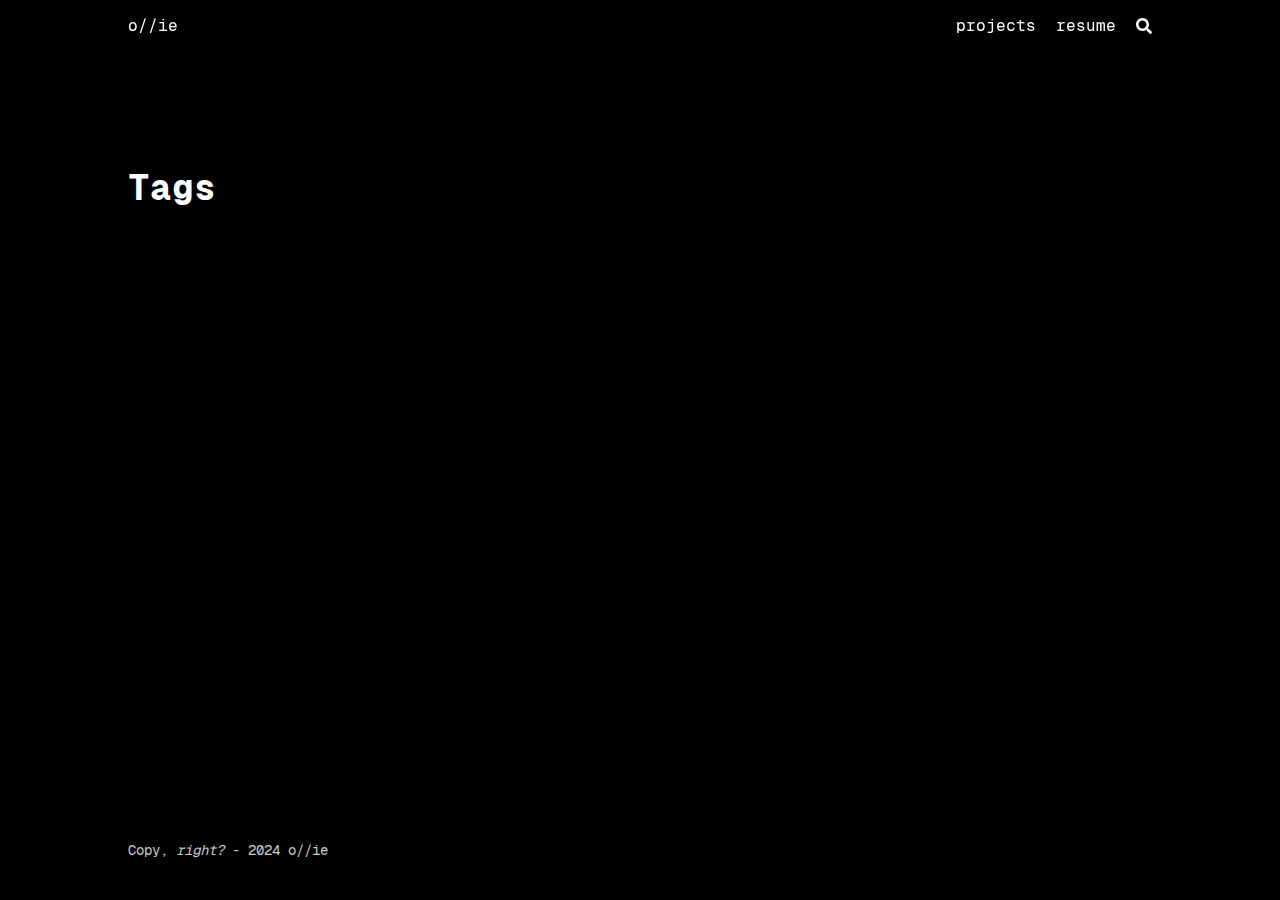
<file: tags/index.html>
<!DOCTYPE html>
<html lang="en" dir="ltr" class="scroll-smooth" data-default-appearance="dark"
  data-auto-appearance="false"><head>
  <meta charset="utf-8" />
  
  <meta http-equiv="content-language" content="en" />
  
  <meta name="viewport" content="width=device-width, initial-scale=1.0" />
  <meta http-equiv="X-UA-Compatible" content="ie=edge" />
  
  <title>Tags &middot; o//ie</title>
  <meta name="title" content="Tags &middot; o//ie" />
  
  
  
  
  
  <link rel="canonical" href="https://olchap.fr/tags/" />
  
  <link rel="alternate" type="application/rss+xml" href="/tags/index.xml" title="o//ie" />
  
  
  
  
  
  
  
  
  
  
  
  
  <link type="text/css" rel="stylesheet" href="/css/main.bundle.min.d2114eefe5fe06c93342d507fb91a1fae3bd6a7d2c0f7bfd4af7d2ba202d22d773484b8df57697b2eddf1935840cd6bd84eb45f02087040136a62422164d8b0a.css"
    integrity="sha512-0hFO7&#43;X&#43;BskzQtUH&#43;5Gh&#43;uO9an0sD3v9SvfSuiAtItdzSEuN9XaXsu3fGTWEDNa9hOtF8CCHBAE2piQiFk2LCg==" />
  
  
  <script type="text/javascript" src="/js/appearance.min.516a16745bea5a9bd011138d254cc0fd3973cd55ce6e15f3dec763e7c7c2c7448f8fe7b54cca811cb821b0c7e12cd161caace1dd794ac3d34d40937cbcc9ee12.js"
    integrity="sha512-UWoWdFvqWpvQERONJUzA/TlzzVXObhXz3sdj58fCx0SPj&#43;e1TMqBHLghsMfhLNFhyqzh3XlKw9NNQJN8vMnuEg=="></script>
  
  
  
  
  
  
  
  
  
  <script defer type="text/javascript" id="script-bundle" src="/js/main.bundle.min.c53acaa56698629c7a2e95cebf0fe310f05e47d3f12ab25cc88304b0ea070b8d498abbcfcc6c4195a5e3bb1a8aa299990cf54e1993c39a422447aa92d083f8eb.js"
    integrity="sha512-xTrKpWaYYpx6LpXOvw/jEPBeR9PxKrJcyIMEsOoHC41JirvPzGxBlaXjuxqKopmZDPVOGZPDmkIkR6qS0IP46w==" data-copy="" data-copied=""></script>
  
  
  
  <script src="/lib/zoom/zoom.min.37d2094687372da3f7343a221a470f6b8806f7891aa46a5a03966af7f0ebd38b9fe536cb154e6ad28f006d184b294525a7c4054b6bbb4be62d8b453b42db99bd.js" integrity="sha512-N9IJRoc3LaP3NDoiGkcPa4gG94kapGpaA5Zq9/Dr04uf5TbLFU5q0o8AbRhLKUUlp8QFS2u7S&#43;Yti0U7QtuZvQ=="></script>
  
  
  
  <link rel="apple-touch-icon" sizes="180x180" href="/apple-touch-icon.png" />
  <link rel="icon" type="image/png" sizes="32x32" href="/favicon-32x32.png" />
  <link rel="icon" type="image/png" sizes="16x16" href="/favicon-16x16.png" />
  <link rel="manifest" href="/site.webmanifest" />
  
  
  
  
  
  
  
  <meta property="og:url" content="https://olchap.fr/tags/">
  <meta property="og:site_name" content="o//ie">
  <meta property="og:title" content="Tags">
  <meta property="og:locale" content="en">
  <meta property="og:type" content="website">

  
  <meta name="twitter:card" content="summary">
  <meta name="twitter:title" content="Tags">

  
  

  
  
  <meta name="author" content="O//ie" />
  
  
  
  <link href="mailto:ollie.chap@pm.me" rel="me" />
  
  
  <link href="https://github.com/OllieeeChap" rel="me" />
  
  
  <link href="https://www.linkedin.com/in/olchap/" rel="me" />
  
  
  
  

<script src="/lib/jquery/jquery.slim.min.b0dca576e87d7eaa5850ae4e61759c065786cdb6489d68fcc82240539eebd5da522bdb4fda085ffd245808c8fe2acb2516408eb774ef26b5f6015fc6737c0ea8.js" integrity="sha512-sNylduh9fqpYUK5OYXWcBleGzbZInWj8yCJAU57r1dpSK9tP2ghf/SRYCMj&#43;KsslFkCOt3TvJrX2AV/Gc3wOqA=="></script>






















  
  



  
  
  <meta name="theme-color"/>
  
  
</head>
<body
  class="flex flex-col h-screen px-6 m-auto text-lg leading-7 max-w-7xl bg-neutral text-neutral-900 dark:bg-neutral-800 dark:text-neutral sm:px-14 md:px-24 lg:px-32 scrollbar-thin scrollbar-track-neutral-200 scrollbar-thumb-neutral-400 dark:scrollbar-track-neutral-800 dark:scrollbar-thumb-neutral-600">
  <div id="the-top" class="absolute flex self-center">
    <a class="px-3 py-1 text-sm -translate-y-8 rounded-b-lg bg-primary-200 focus:translate-y-0 dark:bg-neutral-600"
      href="#main-content"><span
        class="font-bold text-primary-600 ltr:pr-2 rtl:pl-2 dark:text-primary-400">&darr;</span>Skip to main content</a>
  </div>
  
  
  <div class="min-h-[148px]"></div>
<div class="fixed inset-x-0 min-h-[130px] opacity-65 pl-[24px] pr-[24px] bg-gradient-to-b from-neutral from-60% dark:from-neutral-800 to-transparent mix-blend-normal" style="z-index:80"></div>
<div class="fixed inset-x-0 pl-[24px] pr-[24px]" style="z-index:100">
  <div id="menu-blur" class="absolute opacity-0 inset-x-0 top-0 h-full single_hero_background nozoom backdrop-blur-2xl shadow-2xl"></div>
  <div class="relative max-w-[64rem] ml-auto mr-auto">
    <div style="padding-left:0;padding-right:0;padding-top:2px;padding-bottom:3px"
    class="main-menu flex items-center justify-between px-4 py-6 sm:px-6 md:justify-start space-x-3">
    
    <div class="flex flex-1 items-center justify-between">
        <nav class="flex space-x-3">

            
            <a href="/" class="text-base font-medium text-gray-500 hover:text-gray-900">o//ie</a>
            

        </nav>
        <nav class="hidden md:flex items-center space-x-5 md:ml-12 h-12">

            
            
            
  <a href="/projects/"  class="flex items-center text-gray-500 hover:text-primary-600 dark:hover:text-primary-400">
    
    <p class="text-base font-medium" title="">
        projects
    </p>
</a>



            
            
  <a href="/resume/"  class="flex items-center text-gray-500 hover:text-primary-600 dark:hover:text-primary-400">
    
    <p class="text-base font-medium" title="">
        resume
    </p>
</a>



            
            

            


            
            <button id="search-button" aria-label="Search" class="text-base hover:text-primary-600 dark:hover:text-primary-400"
                title="">
                

  <span class="relative block icon">
    <svg aria-hidden="true" focusable="false" data-prefix="fas" data-icon="search" class="svg-inline--fa fa-search fa-w-16" role="img" xmlns="http://www.w3.org/2000/svg" viewBox="0 0 512 512"><path fill="currentColor" d="M505 442.7L405.3 343c-4.5-4.5-10.6-7-17-7H372c27.6-35.3 44-79.7 44-128C416 93.1 322.9 0 208 0S0 93.1 0 208s93.1 208 208 208c48.3 0 92.7-16.4 128-44v16.3c0 6.4 2.5 12.5 7 17l99.7 99.7c9.4 9.4 24.6 9.4 33.9 0l28.3-28.3c9.4-9.4 9.4-24.6.1-34zM208 336c-70.7 0-128-57.2-128-128 0-70.7 57.2-128 128-128 70.7 0 128 57.2 128 128 0 70.7-57.2 128-128 128z"/></svg>

  </span>


            </button>
            


            
            

        </nav>
        <div class="flex md:hidden items-center space-x-5 md:ml-12 h-12">

            <span></span>

            


            
            <button id="search-button-mobile" aria-label="Search" class="text-base hover:text-primary-600 dark:hover:text-primary-400"
                title="">
                

  <span class="relative block icon">
    <svg aria-hidden="true" focusable="false" data-prefix="fas" data-icon="search" class="svg-inline--fa fa-search fa-w-16" role="img" xmlns="http://www.w3.org/2000/svg" viewBox="0 0 512 512"><path fill="currentColor" d="M505 442.7L405.3 343c-4.5-4.5-10.6-7-17-7H372c27.6-35.3 44-79.7 44-128C416 93.1 322.9 0 208 0S0 93.1 0 208s93.1 208 208 208c48.3 0 92.7-16.4 128-44v16.3c0 6.4 2.5 12.5 7 17l99.7 99.7c9.4 9.4 24.6 9.4 33.9 0l28.3-28.3c9.4-9.4 9.4-24.6.1-34zM208 336c-70.7 0-128-57.2-128-128 0-70.7 57.2-128 128-128 70.7 0 128 57.2 128 128 0 70.7-57.2 128-128 128z"/></svg>

  </span>


            </button>
            

            
            

        </div>
    </div>
    <div class="-my-2 -mr-2 md:hidden">

        <label id="menu-button" for="menu-controller" class="block">
            <input type="checkbox" id="menu-controller" class="hidden" />
            
            <div class="cursor-pointer hover:text-primary-600 dark:hover:text-primary-400">
                

  <span class="relative block icon">
    <svg xmlns="http://www.w3.org/2000/svg" viewBox="0 0 448 512"><path fill="currentColor" d="M0 96C0 78.33 14.33 64 32 64H416C433.7 64 448 78.33 448 96C448 113.7 433.7 128 416 128H32C14.33 128 0 113.7 0 96zM0 256C0 238.3 14.33 224 32 224H416C433.7 224 448 238.3 448 256C448 273.7 433.7 288 416 288H32C14.33 288 0 273.7 0 256zM416 448H32C14.33 448 0 433.7 0 416C0 398.3 14.33 384 32 384H416C433.7 384 448 398.3 448 416C448 433.7 433.7 448 416 448z"/></svg>

  </span>


            </div>
            <div id="menu-wrapper" style="padding-top:5px;"
                class="fixed inset-0 z-30 invisible w-screen h-screen m-0 overflow-auto transition-opacity opacity-0 cursor-default bg-neutral-100/50 backdrop-blur-sm dark:bg-neutral-900/50">
                <ul
                    class="flex space-y-2 mt-3 flex-col items-end w-full px-6 py-6 mx-auto overflow-visible list-none ltr:text-right rtl:text-left max-w-7xl">

                    <li>
                        <span
                            class="cursor-pointer inline-block align-text-bottom hover:text-primary-600 dark:hover:text-primary-400">

  <span class="relative block icon">
    <svg xmlns="http://www.w3.org/2000/svg" viewBox="0 0 320 512"><path fill="currentColor" d="M310.6 361.4c12.5 12.5 12.5 32.75 0 45.25C304.4 412.9 296.2 416 288 416s-16.38-3.125-22.62-9.375L160 301.3L54.63 406.6C48.38 412.9 40.19 416 32 416S15.63 412.9 9.375 406.6c-12.5-12.5-12.5-32.75 0-45.25l105.4-105.4L9.375 150.6c-12.5-12.5-12.5-32.75 0-45.25s32.75-12.5 45.25 0L160 210.8l105.4-105.4c12.5-12.5 32.75-12.5 45.25 0s12.5 32.75 0 45.25l-105.4 105.4L310.6 361.4z"/></svg>

  </span>

</span>
                    </li>

                    

                    
  <li class="mt-1">
    <a href="/projects/"  class="flex items-center text-gray-500 hover:text-primary-600 dark:hover:text-primary-400">
        
        <p class="text-bg font-bg" title="">
            projects
        </p>
    </a>
</li>




                    

                    
  <li class="mt-1">
    <a href="/resume/"  class="flex items-center text-gray-500 hover:text-primary-600 dark:hover:text-primary-400">
        
        <p class="text-bg font-bg" title="">
            resume
        </p>
    </a>
</li>




                    

                </ul>
                
                

            </div>
        </label>
    </div>
</div>





  </div>
</div>
<script>
  window.addEventListener('scroll', function (e) {
    var scroll = window.pageYOffset || document.documentElement.scrollTop || document.body.scrollTop || 0;
    var background_blur = document.getElementById('menu-blur');
    background_blur.style.opacity = (scroll / 300);
  });
</script>

  
  <div class="relative flex flex-col grow">
    <main id="main-content" class="grow">
      


 

  <header>
    
    <h1 class="mt-5 text-4xl font-extrabold text-neutral-900 dark:text-neutral">Tags</h1>
    <div class="mt-1 mb-2 text-base text-neutral-500 dark:text-neutral-400 print:hidden">
      





















<div class="flex flex-row flex-wrap items-center">
  
  
</div>


    </div>
  </header>
  

  

  <section class="flex flex-wrap max-w-prose -mx-2 overflow-hidden">
    
  </section>

  



      
    </main><footer id="site-footer" class="py-10 print:hidden">
  
  
    
  
  <div class="flex items-center justify-between">

    
    
    <p class="text-sm text-neutral-500 dark:text-neutral-400">
      Copy, <em>right?</em> - 2024 o//ie
    </p>
    

    
    

  </div>
  <script>
    
    mediumZoom(document.querySelectorAll("img:not(.nozoom)"), {
      margin: 24,
      background: 'rgba(0,0,0,0.5)',
      scrollOffset: 0,
    })
    
  </script>
  
  
  <script type="text/javascript" src="/js/process.min.ee03488f19c93c2efb199e2e3014ea5f3cb2ce7d45154adb3399a158cac27ca52831db249ede5bb602700ef87eb02434139de0858af1818ab0fb4182472204a4.js" integrity="sha512-7gNIjxnJPC77GZ4uMBTqXzyyzn1FFUrbM5mhWMrCfKUoMdsknt5btgJwDvh&#43;sCQ0E53ghYrxgYqw&#43;0GCRyIEpA=="></script>
  
  
</footer>
<div
  id="search-wrapper"
  class="invisible fixed inset-0 flex h-screen w-screen cursor-default flex-col bg-neutral-500/50 p-4 backdrop-blur-sm dark:bg-neutral-900/50 sm:p-6 md:p-[10vh] lg:p-[12vh]"
  data-url="https://olchap.fr/"
  style="z-index:500"
>
  <div
    id="search-modal"
    class="flex flex-col w-full max-w-3xl min-h-0 mx-auto border rounded-md shadow-lg top-20 border-neutral-200 bg-neutral dark:border-neutral-700 dark:bg-neutral-800"
  >
    <header class="relative z-10 flex items-center justify-between flex-none px-2">
      <form class="flex items-center flex-auto min-w-0">
        <div class="flex items-center justify-center w-8 h-8 text-neutral-400">
          

  <span class="relative block icon">
    <svg aria-hidden="true" focusable="false" data-prefix="fas" data-icon="search" class="svg-inline--fa fa-search fa-w-16" role="img" xmlns="http://www.w3.org/2000/svg" viewBox="0 0 512 512"><path fill="currentColor" d="M505 442.7L405.3 343c-4.5-4.5-10.6-7-17-7H372c27.6-35.3 44-79.7 44-128C416 93.1 322.9 0 208 0S0 93.1 0 208s93.1 208 208 208c48.3 0 92.7-16.4 128-44v16.3c0 6.4 2.5 12.5 7 17l99.7 99.7c9.4 9.4 24.6 9.4 33.9 0l28.3-28.3c9.4-9.4 9.4-24.6.1-34zM208 336c-70.7 0-128-57.2-128-128 0-70.7 57.2-128 128-128 70.7 0 128 57.2 128 128 0 70.7-57.2 128-128 128z"/></svg>

  </span>


        </div>
        <input
          type="search"
          id="search-query"
          class="flex flex-auto h-12 mx-1 bg-transparent appearance-none focus:outline-dotted focus:outline-2 focus:outline-transparent"
          placeholder="Search"
          tabindex="0"
        />
      </form>
      <button
        id="close-search-button"
        class="flex items-center justify-center w-8 h-8 text-neutral-700 hover:text-primary-600 dark:text-neutral dark:hover:text-primary-400"
        title="Close (Esc)"
      >
        

  <span class="relative block icon">
    <svg xmlns="http://www.w3.org/2000/svg" viewBox="0 0 320 512"><path fill="currentColor" d="M310.6 361.4c12.5 12.5 12.5 32.75 0 45.25C304.4 412.9 296.2 416 288 416s-16.38-3.125-22.62-9.375L160 301.3L54.63 406.6C48.38 412.9 40.19 416 32 416S15.63 412.9 9.375 406.6c-12.5-12.5-12.5-32.75 0-45.25l105.4-105.4L9.375 150.6c-12.5-12.5-12.5-32.75 0-45.25s32.75-12.5 45.25 0L160 210.8l105.4-105.4c12.5-12.5 32.75-12.5 45.25 0s12.5 32.75 0 45.25l-105.4 105.4L310.6 361.4z"/></svg>

  </span>


      </button>
    </header>
    <section class="flex-auto px-2 overflow-auto">
      <ul id="search-results">
        
      </ul>
    </section>
  </div>
</div>

  </div>
</body>

</html>
</file>
<file: css/main.bundle.min.d2114eefe5fe06c93342d507fb91a1fae3bd6a7d2c0f7bfd4af7d2ba202d22d773484b8df57697b2eddf1935840cd6bd84eb45f02087040136a62422164d8b0a.css>
:root{--color-neutral:255, 255, 255;--color-neutral-50:248,248,248;--color-neutral-100:240,240,240;--color-neutral-200:240,240,240;--color-neutral-300:240,240,240;--color-neutral-400:200,200,200;--color-neutral-500:120,120,120;--color-neutral-600:60,60,60;--color-neutral-700:0,0,0;--color-neutral-800:0,0,0;--color-neutral-900:0,0,0;--color-primary-50:255,255,255;--color-primary-100:255,255,255;--color-primary-200:255,255,255;--color-primary-300:255,255,255;--color-primary-400:255,255,255;--color-primary-500:248,248,248;--color-primary-600:228,228,228;--color-primary-700:207,207,207;--color-primary-800:100,100,100;--color-primary-900:166,166,166;--color-secondary-50:255,255,255;--color-secondary-100:255,255,255;--color-secondary-200:255,255,255;--color-secondary-300:249,248,253;--color-secondary-400:202,187,238;--color-secondary-500:155,126,222;--color-secondary-600:130,94,214;--color-secondary-700:105,61,205;--color-secondary-800:86,46,180;--color-secondary-900:71,38,147}/*!Blowfish | MIT License | https://github.com/nunocoracao/blowfish*/#zen-mode-button{cursor:pointer}.zen-mode{position:relative}body.zen-mode-enable{ #bmc-wbtn, .author { display:none !important; }}/*!tailwindcss v3.4.10 | MIT License | https://tailwindcss.com*/*,::before,::after{box-sizing:border-box;border-width:0;border-style:solid;border-color:initial}::before,::after{--tw-content:''}html,:host{line-height:1.5;-webkit-text-size-adjust:100%;-moz-tab-size:4;-o-tab-size:4;tab-size:4;font-family:ui-sans-serif,system-ui,sans-serif,apple color emoji,segoe ui emoji,segoe ui symbol,noto color emoji;font-feature-settings:normal;font-variation-settings:normal;-webkit-tap-highlight-color:transparent}body{margin:0;line-height:inherit}hr{height:0;color:inherit;border-top-width:1px}abbr:where([title]){-webkit-text-decoration:underline dotted;text-decoration:underline dotted}h1,h2,h3,h4,h5,h6{font-size:inherit;font-weight:inherit}a{color:inherit;text-decoration:inherit}b,strong{font-weight:bolder}code,kbd,samp,pre{font-family:ui-monospace,SFMono-Regular,Menlo,Monaco,Consolas,liberation mono,courier new,monospace;font-feature-settings:normal;font-variation-settings:normal;font-size:1em}small{font-size:80%}sub,sup{font-size:75%;line-height:0;position:relative;vertical-align:baseline}sub{bottom:-.25em}sup{top:-.5em}table{text-indent:0;border-color:inherit;border-collapse:collapse}button,input,optgroup,select,textarea{font-family:inherit;font-feature-settings:inherit;font-variation-settings:inherit;font-size:100%;font-weight:inherit;line-height:inherit;letter-spacing:inherit;color:inherit;margin:0;padding:0}button,select{text-transform:none}button,input:where([type=button]),input:where([type=reset]),input:where([type=submit]){-webkit-appearance:button;background-color:transparent;background-image:none}:-moz-focusring{outline:auto}:-moz-ui-invalid{box-shadow:none}progress{vertical-align:baseline}::-webkit-inner-spin-button,::-webkit-outer-spin-button{height:auto}[type=search]{-webkit-appearance:textfield;outline-offset:-2px}::-webkit-search-decoration{-webkit-appearance:none}::-webkit-file-upload-button{-webkit-appearance:button;font:inherit}summary{display:list-item}blockquote,dl,dd,h1,h2,h3,h4,h5,h6,hr,figure,p,pre{margin:0}fieldset{margin:0;padding:0}legend{padding:0}ol,ul,menu{list-style:none;margin:0;padding:0}dialog{padding:0}textarea{resize:vertical}input::-moz-placeholder,textarea::-moz-placeholder{opacity:1;color:#9ca3af}input::placeholder,textarea::placeholder{opacity:1;color:#9ca3af}button,[role=button]{cursor:pointer}:disabled{cursor:default}img,svg,video,canvas,audio,iframe,embed,object{display:block;vertical-align:middle}img,video{max-width:100%;height:auto}[hidden]{display:none}[type=text],input:where(:not([type])),[type=email],[type=url],[type=password],[type=number],[type=date],[type=datetime-local],[type=month],[type=search],[type=tel],[type=time],[type=week],[multiple],textarea,select{-webkit-appearance:none;-moz-appearance:none;appearance:none;background-color:#fff;border-color:#6b7280;border-width:1px;border-radius:0;padding-top:.5rem;padding-right:.75rem;padding-bottom:.5rem;padding-left:.75rem;font-size:1rem;line-height:1.5rem;--tw-shadow:0 0 #0000}[type=text]:focus,input:where(:not([type])):focus,[type=email]:focus,[type=url]:focus,[type=password]:focus,[type=number]:focus,[type=date]:focus,[type=datetime-local]:focus,[type=month]:focus,[type=search]:focus,[type=tel]:focus,[type=time]:focus,[type=week]:focus,[multiple]:focus,textarea:focus,select:focus{outline:2px solid transparent;outline-offset:2px;--tw-ring-inset:var(--tw-empty,/*!*/ /*!*/);--tw-ring-offset-width:0px;--tw-ring-offset-color:#fff;--tw-ring-color:#2563eb;--tw-ring-offset-shadow:var(--tw-ring-inset) 0 0 0 var(--tw-ring-offset-width) var(--tw-ring-offset-color);--tw-ring-shadow:var(--tw-ring-inset) 0 0 0 calc(1px + var(--tw-ring-offset-width)) var(--tw-ring-color);box-shadow:var(--tw-ring-offset-shadow),var(--tw-ring-shadow),var(--tw-shadow);border-color:#2563eb}input::-moz-placeholder,textarea::-moz-placeholder{color:#6b7280;opacity:1}input::placeholder,textarea::placeholder{color:#6b7280;opacity:1}::-webkit-datetime-edit-fields-wrapper{padding:0}::-webkit-date-and-time-value{min-height:1.5em;text-align:inherit}::-webkit-datetime-edit{display:inline-flex}::-webkit-datetime-edit,::-webkit-datetime-edit-year-field,::-webkit-datetime-edit-month-field,::-webkit-datetime-edit-day-field,::-webkit-datetime-edit-hour-field,::-webkit-datetime-edit-minute-field,::-webkit-datetime-edit-second-field,::-webkit-datetime-edit-millisecond-field,::-webkit-datetime-edit-meridiem-field{padding-top:0;padding-bottom:0}select{background-image:url("data:image/svg+xml,%3csvg xmlns='http://www.w3.org/2000/svg' fill='none' viewBox='0 0 20 20'%3e%3cpath stroke='%236b7280' stroke-linecap='round' stroke-linejoin='round' stroke-width='1.5' d='M6 8l4 4 4-4'/%3e%3c/svg%3e");background-position:right .5rem center;background-repeat:no-repeat;background-size:1.5em 1.5em;padding-right:2.5rem;-webkit-print-color-adjust:exact;print-color-adjust:exact}[multiple],[size]:where(select:not([size="1"])){background-image:initial;background-position:initial;background-repeat:unset;background-size:initial;padding-right:.75rem;-webkit-print-color-adjust:unset;print-color-adjust:unset}[type=checkbox],[type=radio]{-webkit-appearance:none;-moz-appearance:none;appearance:none;padding:0;-webkit-print-color-adjust:exact;print-color-adjust:exact;display:inline-block;vertical-align:middle;background-origin:border-box;-webkit-user-select:none;-moz-user-select:none;user-select:none;flex-shrink:0;height:1rem;width:1rem;color:#2563eb;background-color:#fff;border-color:#6b7280;border-width:1px;--tw-shadow:0 0 #0000}[type=checkbox]{border-radius:0}[type=radio]{border-radius:100%}[type=checkbox]:focus,[type=radio]:focus{outline:2px solid transparent;outline-offset:2px;--tw-ring-inset:var(--tw-empty,/*!*/ /*!*/);--tw-ring-offset-width:2px;--tw-ring-offset-color:#fff;--tw-ring-color:#2563eb;--tw-ring-offset-shadow:var(--tw-ring-inset) 0 0 0 var(--tw-ring-offset-width) var(--tw-ring-offset-color);--tw-ring-shadow:var(--tw-ring-inset) 0 0 0 calc(2px + var(--tw-ring-offset-width)) var(--tw-ring-color);box-shadow:var(--tw-ring-offset-shadow),var(--tw-ring-shadow),var(--tw-shadow)}[type=checkbox]:checked,[type=radio]:checked{border-color:transparent;background-color:currentColor;background-size:100% 100%;background-position:50%;background-repeat:no-repeat}[type=checkbox]:checked{background-image:url("data:image/svg+xml,%3csvg viewBox='0 0 16 16' fill='white' xmlns='http://www.w3.org/2000/svg'%3e%3cpath d='M12.207 4.793a1 1 0 010 1.414l-5 5a1 1 0 01-1.414 0l-2-2a1 1 0 011.414-1.414L6.5 9.086l4.293-4.293a1 1 0 011.414 0z'/%3e%3c/svg%3e")}@media(forced-colors:active){[type=checkbox]:checked{-webkit-appearance:auto;-moz-appearance:auto;appearance:auto}}[type=radio]:checked{background-image:url("data:image/svg+xml,%3csvg viewBox='0 0 16 16' fill='white' xmlns='http://www.w3.org/2000/svg'%3e%3ccircle cx='8' cy='8' r='3'/%3e%3c/svg%3e")}@media(forced-colors:active){[type=radio]:checked{-webkit-appearance:auto;-moz-appearance:auto;appearance:auto}}[type=checkbox]:checked:hover,[type=checkbox]:checked:focus,[type=radio]:checked:hover,[type=radio]:checked:focus{border-color:transparent;background-color:currentColor}[type=checkbox]:indeterminate{background-image:url("data:image/svg+xml,%3csvg xmlns='http://www.w3.org/2000/svg' fill='none' viewBox='0 0 16 16'%3e%3cpath stroke='white' stroke-linecap='round' stroke-linejoin='round' stroke-width='2' d='M4 8h8'/%3e%3c/svg%3e");border-color:transparent;background-color:currentColor;background-size:100% 100%;background-position:50%;background-repeat:no-repeat}@media(forced-colors:active){[type=checkbox]:indeterminate{-webkit-appearance:auto;-moz-appearance:auto;appearance:auto}}[type=checkbox]:indeterminate:hover,[type=checkbox]:indeterminate:focus{border-color:transparent;background-color:currentColor}[type=file]{background:unset;border-color:inherit;border-width:0;border-radius:0;padding:0;font-size:unset;line-height:inherit}[type=file]:focus{outline:1px solid ButtonText;outline:1px auto -webkit-focus-ring-color}@supports(-moz-appearance:none){*{scrollbar-color:initial;scrollbar-width:initial}}*,::before,::after{--tw-border-spacing-x:0;--tw-border-spacing-y:0;--tw-translate-x:0;--tw-translate-y:0;--tw-rotate:0;--tw-skew-x:0;--tw-skew-y:0;--tw-scale-x:1;--tw-scale-y:1;--tw-pan-x: ;--tw-pan-y: ;--tw-pinch-zoom: ;--tw-scroll-snap-strictness:proximity;--tw-gradient-from-position: ;--tw-gradient-via-position: ;--tw-gradient-to-position: ;--tw-ordinal: ;--tw-slashed-zero: ;--tw-numeric-figure: ;--tw-numeric-spacing: ;--tw-numeric-fraction: ;--tw-ring-inset: ;--tw-ring-offset-width:0px;--tw-ring-offset-color:#fff;--tw-ring-color:rgb(59 130 246 / 0.5);--tw-ring-offset-shadow:0 0 #0000;--tw-ring-shadow:0 0 #0000;--tw-shadow:0 0 #0000;--tw-shadow-colored:0 0 #0000;--tw-blur: ;--tw-brightness: ;--tw-contrast: ;--tw-grayscale: ;--tw-hue-rotate: ;--tw-invert: ;--tw-saturate: ;--tw-sepia: ;--tw-drop-shadow: ;--tw-backdrop-blur: ;--tw-backdrop-brightness: ;--tw-backdrop-contrast: ;--tw-backdrop-grayscale: ;--tw-backdrop-hue-rotate: ;--tw-backdrop-invert: ;--tw-backdrop-opacity: ;--tw-backdrop-saturate: ;--tw-backdrop-sepia: ;--tw-contain-size: ;--tw-contain-layout: ;--tw-contain-paint: ;--tw-contain-style: }::backdrop{--tw-border-spacing-x:0;--tw-border-spacing-y:0;--tw-translate-x:0;--tw-translate-y:0;--tw-rotate:0;--tw-skew-x:0;--tw-skew-y:0;--tw-scale-x:1;--tw-scale-y:1;--tw-pan-x: ;--tw-pan-y: ;--tw-pinch-zoom: ;--tw-scroll-snap-strictness:proximity;--tw-gradient-from-position: ;--tw-gradient-via-position: ;--tw-gradient-to-position: ;--tw-ordinal: ;--tw-slashed-zero: ;--tw-numeric-figure: ;--tw-numeric-spacing: ;--tw-numeric-fraction: ;--tw-ring-inset: ;--tw-ring-offset-width:0px;--tw-ring-offset-color:#fff;--tw-ring-color:rgb(59 130 246 / 0.5);--tw-ring-offset-shadow:0 0 #0000;--tw-ring-shadow:0 0 #0000;--tw-shadow:0 0 #0000;--tw-shadow-colored:0 0 #0000;--tw-blur: ;--tw-brightness: ;--tw-contrast: ;--tw-grayscale: ;--tw-hue-rotate: ;--tw-invert: ;--tw-saturate: ;--tw-sepia: ;--tw-drop-shadow: ;--tw-backdrop-blur: ;--tw-backdrop-brightness: ;--tw-backdrop-contrast: ;--tw-backdrop-grayscale: ;--tw-backdrop-hue-rotate: ;--tw-backdrop-invert: ;--tw-backdrop-opacity: ;--tw-backdrop-saturate: ;--tw-backdrop-sepia: ;--tw-contain-size: ;--tw-contain-layout: ;--tw-contain-paint: ;--tw-contain-style: }.prose{color:var(--tw-prose-body);max-width:65ch}.prose :where(p):not(:where([class~=not-prose],[class~=not-prose] *)){margin-top:1.25em;margin-bottom:1.25em}.prose :where([class~=lead]):not(:where([class~=not-prose],[class~=not-prose] *)){color:var(--tw-prose-lead);font-size:1.25em;line-height:1.6;margin-top:1.2em;margin-bottom:1.2em}.prose :where(a):not(:where([class~=not-prose],[class~=not-prose] *)){color:var(--tw-prose-links);text-decoration:none;font-weight:500;text-decoration-color:rgba(var(--color-primary-300),1)}.prose :where(a):not(:where([class~=not-prose],[class~=not-prose] *)):hover{color:rgba(var(--color-primary-600),1);text-decoration:none;border-radius:.09rem}.prose :where(strong):not(:where([class~=not-prose],[class~=not-prose] *)){color:var(--tw-prose-bold);font-weight:600}.prose :where(a strong):not(:where([class~=not-prose],[class~=not-prose] *)){color:inherit}.prose :where(blockquote strong):not(:where([class~=not-prose],[class~=not-prose] *)){color:inherit}.prose :where(thead th strong):not(:where([class~=not-prose],[class~=not-prose] *)){color:inherit}.prose :where(ol):not(:where([class~=not-prose],[class~=not-prose] *)){list-style-type:decimal;margin-top:1.25em;margin-bottom:1.25em;padding-inline-start:1.625em}.prose :where(ol[type=A]):not(:where([class~=not-prose],[class~=not-prose] *)){list-style-type:upper-alpha}.prose :where(ol[type=a]):not(:where([class~=not-prose],[class~=not-prose] *)){list-style-type:lower-alpha}.prose :where(ol[type=As]):not(:where([class~=not-prose],[class~=not-prose] *)){list-style-type:upper-alpha}.prose :where(ol[type=as]):not(:where([class~=not-prose],[class~=not-prose] *)){list-style-type:lower-alpha}.prose :where(ol[type=I]):not(:where([class~=not-prose],[class~=not-prose] *)){list-style-type:upper-roman}.prose :where(ol[type=i]):not(:where([class~=not-prose],[class~=not-prose] *)){list-style-type:lower-roman}.prose :where(ol[type=Is]):not(:where([class~=not-prose],[class~=not-prose] *)){list-style-type:upper-roman}.prose :where(ol[type=is]):not(:where([class~=not-prose],[class~=not-prose] *)){list-style-type:lower-roman}.prose :where(ol[type="1"]):not(:where([class~=not-prose],[class~=not-prose] *)){list-style-type:decimal}.prose :where(ul):not(:where([class~=not-prose],[class~=not-prose] *)){list-style-type:disc;margin-top:1.25em;margin-bottom:1.25em;padding-inline-start:1.625em}.prose :where(ol>li):not(:where([class~=not-prose],[class~=not-prose] *))::marker{font-weight:400;color:var(--tw-prose-counters)}.prose :where(ul>li):not(:where([class~=not-prose],[class~=not-prose] *))::marker{color:var(--tw-prose-bullets)}.prose :where(dt):not(:where([class~=not-prose],[class~=not-prose] *)){color:var(--tw-prose-headings);font-weight:600;margin-top:1.25em}.prose :where(hr):not(:where([class~=not-prose],[class~=not-prose] *)){border-color:var(--tw-prose-hr);border-top-width:1px;margin-top:3em;margin-bottom:3em}.prose :where(blockquote):not(:where([class~=not-prose],[class~=not-prose] *)){font-weight:500;font-style:italic;color:var(--tw-prose-quotes);border-inline-start-width:.25rem;border-inline-start-color:var(--tw-prose-quote-borders);quotes:"\201C""\201D""\2018""\2019";margin-top:1.6em;margin-bottom:1.6em;padding-inline-start:1em}.prose :where(blockquote p:first-of-type):not(:where([class~=not-prose],[class~=not-prose] *))::before{content:open-quote}.prose :where(blockquote p:last-of-type):not(:where([class~=not-prose],[class~=not-prose] *))::after{content:close-quote}.prose :where(h1):not(:where([class~=not-prose],[class~=not-prose] *)){color:var(--tw-prose-headings);font-weight:800;font-size:2.25em;margin-top:0;margin-bottom:.8888889em;line-height:1.1111111}.prose :where(h1 strong):not(:where([class~=not-prose],[class~=not-prose] *)){font-weight:900;color:inherit}.prose :where(h2):not(:where([class~=not-prose],[class~=not-prose] *)){color:var(--tw-prose-headings);font-weight:700;font-size:1.5em;margin-top:2em;margin-bottom:1em;line-height:1.3333333}.prose :where(h2 strong):not(:where([class~=not-prose],[class~=not-prose] *)){font-weight:800;color:inherit}.prose :where(h3):not(:where([class~=not-prose],[class~=not-prose] *)){color:var(--tw-prose-headings);font-weight:600;font-size:1.25em;margin-top:1.6em;margin-bottom:.6em;line-height:1.6}.prose :where(h3 strong):not(:where([class~=not-prose],[class~=not-prose] *)){font-weight:700;color:inherit}.prose :where(h4):not(:where([class~=not-prose],[class~=not-prose] *)){color:var(--tw-prose-headings);font-weight:600;margin-top:1.5em;margin-bottom:.5em;line-height:1.5}.prose :where(h4 strong):not(:where([class~=not-prose],[class~=not-prose] *)){font-weight:700;color:inherit}.prose :where(img):not(:where([class~=not-prose],[class~=not-prose] *)){margin-top:2em;margin-bottom:2em}.prose :where(picture):not(:where([class~=not-prose],[class~=not-prose] *)){display:block;margin-top:2em;margin-bottom:2em}.prose :where(video):not(:where([class~=not-prose],[class~=not-prose] *)){margin-top:2em;margin-bottom:2em}.prose :where(kbd):not(:where([class~=not-prose],[class~=not-prose] *)){font-weight:600;font-family:inherit;color:var(--tw-prose-kbd);box-shadow:0 0 0 1px rgb(var(--tw-prose-kbd-shadows)/10%),0 3px rgb(var(--tw-prose-kbd-shadows)/10%);font-size:.9rem;border-radius:.25rem;padding-top:.1875em;padding-inline-end:.375em;padding-bottom:.1875em;padding-inline-start:.375em;background-color:rgba(var(--color-neutral-200),1);padding:.1rem .4rem}.prose :where(code):not(:where([class~=not-prose],[class~=not-prose] *)){color:var(--tw-prose-code);font-weight:600;font-size:.875em;background-color:rgba(var(--color-neutral-50),1);padding-top:3px;padding-bottom:3px;padding-left:5px;padding-right:5px;border-radius:.25rem}.prose :where(code):not(:where([class~=not-prose],[class~=not-prose] *))::before{content:"`";display:none}.prose :where(code):not(:where([class~=not-prose],[class~=not-prose] *))::after{content:"`";display:none}.prose :where(a code):not(:where([class~=not-prose],[class~=not-prose] *)){color:var(--tw-prose-code)}.prose :where(h1 code):not(:where([class~=not-prose],[class~=not-prose] *)){color:inherit}.prose :where(h2 code):not(:where([class~=not-prose],[class~=not-prose] *)){color:inherit;font-size:.875em}.prose :where(h3 code):not(:where([class~=not-prose],[class~=not-prose] *)){color:inherit;font-size:.9em}.prose :where(h4 code):not(:where([class~=not-prose],[class~=not-prose] *)){color:inherit}.prose :where(blockquote code):not(:where([class~=not-prose],[class~=not-prose] *)){color:inherit}.prose :where(thead th code):not(:where([class~=not-prose],[class~=not-prose] *)){color:inherit}.prose :where(pre):not(:where([class~=not-prose],[class~=not-prose] *)){color:var(--tw-prose-pre-code);background-color:var(--tw-prose-pre-bg);overflow-x:auto;font-weight:400;font-size:.875em;line-height:1.7142857;margin-top:1.7142857em;margin-bottom:1.7142857em;border-radius:.375rem;padding-top:.8571429em;padding-inline-end:1.1428571em;padding-bottom:.8571429em;padding-inline-start:1.1428571em}.prose :where(pre code):not(:where([class~=not-prose],[class~=not-prose] *)){background-color:transparent;border-width:0;border-radius:0;padding:0;font-weight:inherit;color:inherit;font-size:inherit;font-family:inherit;line-height:inherit}.prose :where(pre code):not(:where([class~=not-prose],[class~=not-prose] *))::before{content:none}.prose :where(pre code):not(:where([class~=not-prose],[class~=not-prose] *))::after{content:none}.prose :where(table):not(:where([class~=not-prose],[class~=not-prose] *)){width:100%;table-layout:auto;margin-top:2em;margin-bottom:2em;font-size:.875em;line-height:1.7142857}.prose :where(thead):not(:where([class~=not-prose],[class~=not-prose] *)){border-bottom-width:1px;border-bottom-color:var(--tw-prose-th-borders)}.prose :where(thead th):not(:where([class~=not-prose],[class~=not-prose] *)){color:var(--tw-prose-headings);font-weight:600;vertical-align:bottom;padding-inline-end:.5714286em;padding-bottom:.5714286em;padding-inline-start:.5714286em}.prose :where(tbody tr):not(:where([class~=not-prose],[class~=not-prose] *)){border-bottom-width:1px;border-bottom-color:var(--tw-prose-td-borders)}.prose :where(tbody tr:last-child):not(:where([class~=not-prose],[class~=not-prose] *)){border-bottom-width:0}.prose :where(tbody td):not(:where([class~=not-prose],[class~=not-prose] *)){vertical-align:baseline}.prose :where(tfoot):not(:where([class~=not-prose],[class~=not-prose] *)){border-top-width:1px;border-top-color:var(--tw-prose-th-borders)}.prose :where(tfoot td):not(:where([class~=not-prose],[class~=not-prose] *)){vertical-align:top}.prose :where(th,td):not(:where([class~=not-prose],[class~=not-prose] *)){text-align:start}.prose :where(figure>*):not(:where([class~=not-prose],[class~=not-prose] *)){margin-top:0;margin-bottom:0}.prose :where(figcaption):not(:where([class~=not-prose],[class~=not-prose] *)){color:var(--tw-prose-captions);font-size:.875em;line-height:1.4285714;margin-top:.8571429em}.prose{--tw-prose-body:rgba(var(--color-neutral-700), 1);--tw-prose-headings:rgba(var(--color-neutral-800), 1);--tw-prose-lead:rgba(var(--color-neutral-500), 1);--tw-prose-links:rgba(var(--color-primary-600), 1);--tw-prose-bold:rgba(var(--color-neutral-900), 1);--tw-prose-counters:rgba(var(--color-neutral-800), 1);--tw-prose-bullets:rgba(var(--color-neutral-500), 1);--tw-prose-hr:rgba(var(--color-neutral-200), 1);--tw-prose-quotes:rgba(var(--color-neutral-700), 1);--tw-prose-quote-borders:rgba(var(--color-primary-200), 1);--tw-prose-captions:rgba(var(--color-neutral-500), 1);--tw-prose-kbd:#111827;--tw-prose-kbd-shadows:17 24 39;--tw-prose-code:rgba(var(--color-secondary-700), 1);--tw-prose-pre-code:rgba(var(--color-neutral-700), 1);--tw-prose-pre-bg:rgba(var(--color-neutral-50), 1);--tw-prose-th-borders:rgba(var(--color-neutral-500), 1);--tw-prose-td-borders:rgba(var(--color-neutral-300), 1);--tw-prose-invert-body:rgba(var(--color-neutral-300), 1);--tw-prose-invert-headings:rgba(var(--color-neutral-50), 1);--tw-prose-invert-lead:rgba(var(--color-neutral-500), 1);--tw-prose-invert-links:rgba(var(--color-primary-400), 1);--tw-prose-invert-bold:rgba(var(--color-neutral), 1);--tw-prose-invert-counters:rgba(var(--color-neutral-400), 1);--tw-prose-invert-bullets:rgba(var(--color-neutral-600), 1);--tw-prose-invert-hr:rgba(var(--color-neutral-500), 1);--tw-prose-invert-quotes:rgba(var(--color-neutral-200), 1);--tw-prose-invert-quote-borders:rgba(var(--color-primary-900), 1);--tw-prose-invert-captions:rgba(var(--color-neutral-400), 1);--tw-prose-invert-kbd:#fff;--tw-prose-invert-kbd-shadows:255 255 255;--tw-prose-invert-code:rgba(var(--color-secondary-400), 1);--tw-prose-invert-pre-code:rgba(var(--color-neutral-200), 1);--tw-prose-invert-pre-bg:rgba(var(--color-neutral-700), 1);--tw-prose-invert-th-borders:rgba(var(--color-neutral-500), 1);--tw-prose-invert-td-borders:rgba(var(--color-neutral-700), 1);font-size:1rem;line-height:1.75}.prose :where(picture>img):not(:where([class~=not-prose],[class~=not-prose] *)){margin-top:0;margin-bottom:0}.prose :where(li):not(:where([class~=not-prose],[class~=not-prose] *)){margin-top:.5em;margin-bottom:.5em}.prose :where(ol>li):not(:where([class~=not-prose],[class~=not-prose] *)){padding-inline-start:.375em}.prose :where(ul>li):not(:where([class~=not-prose],[class~=not-prose] *)){padding-inline-start:.375em}.prose :where(.prose>ul>li p):not(:where([class~=not-prose],[class~=not-prose] *)){margin-top:.75em;margin-bottom:.75em}.prose :where(.prose>ul>li>p:first-child):not(:where([class~=not-prose],[class~=not-prose] *)){margin-top:1.25em}.prose :where(.prose>ul>li>p:last-child):not(:where([class~=not-prose],[class~=not-prose] *)){margin-bottom:1.25em}.prose :where(.prose>ol>li>p:first-child):not(:where([class~=not-prose],[class~=not-prose] *)){margin-top:1.25em}.prose :where(.prose>ol>li>p:last-child):not(:where([class~=not-prose],[class~=not-prose] *)){margin-bottom:1.25em}.prose :where(ul ul,ul ol,ol ul,ol ol):not(:where([class~=not-prose],[class~=not-prose] *)){margin-top:.75em;margin-bottom:.75em}.prose :where(dl):not(:where([class~=not-prose],[class~=not-prose] *)){margin-top:1.25em;margin-bottom:1.25em}.prose :where(dd):not(:where([class~=not-prose],[class~=not-prose] *)){margin-top:.5em;padding-inline-start:1.625em}.prose :where(hr+*):not(:where([class~=not-prose],[class~=not-prose] *)){margin-top:0}.prose :where(h2+*):not(:where([class~=not-prose],[class~=not-prose] *)){margin-top:0}.prose :where(h3+*):not(:where([class~=not-prose],[class~=not-prose] *)){margin-top:0}.prose :where(h4+*):not(:where([class~=not-prose],[class~=not-prose] *)){margin-top:0}.prose :where(thead th:first-child):not(:where([class~=not-prose],[class~=not-prose] *)){padding-inline-start:0}.prose :where(thead th:last-child):not(:where([class~=not-prose],[class~=not-prose] *)){padding-inline-end:0}.prose :where(tbody td,tfoot td):not(:where([class~=not-prose],[class~=not-prose] *)){padding-top:.5714286em;padding-inline-end:.5714286em;padding-bottom:.5714286em;padding-inline-start:.5714286em}.prose :where(tbody td:first-child,tfoot td:first-child):not(:where([class~=not-prose],[class~=not-prose] *)){padding-inline-start:0}.prose :where(tbody td:last-child,tfoot td:last-child):not(:where([class~=not-prose],[class~=not-prose] *)){padding-inline-end:0}.prose :where(figure):not(:where([class~=not-prose],[class~=not-prose] *)){margin-top:2em;margin-bottom:2em}.prose :where(.prose>:first-child):not(:where([class~=not-prose],[class~=not-prose] *)){margin-top:0}.prose :where(.prose>:last-child):not(:where([class~=not-prose],[class~=not-prose] *)){margin-bottom:0}.prose :where(mark):not(:where([class~=not-prose],[class~=not-prose] *)){color:rgba(var(--color-neutral-800),1);background-color:rgba(var(--color-primary-600),1);padding:.1rem .2rem;border-radius:.25rem}.prose :where(p):not(:where([class~=not-prose],[class~=not-prose] *))::before{display:none}.prose :where(p):not(:where([class~=not-prose],[class~=not-prose] *))::after{display:none}.prose :where(a.active):not(:where([class~=not-prose],[class~=not-prose] *)){text-decoration-color:rgba(var(--color-primary-600),1)}.prose :where(p.active):not(:where([class~=not-prose],[class~=not-prose] *)){text-decoration-color:rgba(var(--color-primary-600),1)}.prose-invert{--tw-prose-body:var(--tw-prose-invert-body);--tw-prose-headings:var(--tw-prose-invert-headings);--tw-prose-lead:var(--tw-prose-invert-lead);--tw-prose-links:var(--tw-prose-invert-links);--tw-prose-bold:var(--tw-prose-invert-bold);--tw-prose-counters:var(--tw-prose-invert-counters);--tw-prose-bullets:var(--tw-prose-invert-bullets);--tw-prose-hr:var(--tw-prose-invert-hr);--tw-prose-quotes:var(--tw-prose-invert-quotes);--tw-prose-quote-borders:var(--tw-prose-invert-quote-borders);--tw-prose-captions:var(--tw-prose-invert-captions);--tw-prose-kbd:var(--tw-prose-invert-kbd);--tw-prose-kbd-shadows:var(--tw-prose-invert-kbd-shadows);--tw-prose-code:var(--tw-prose-invert-code);--tw-prose-pre-code:var(--tw-prose-invert-pre-code);--tw-prose-pre-bg:var(--tw-prose-invert-pre-bg);--tw-prose-th-borders:var(--tw-prose-invert-th-borders);--tw-prose-td-borders:var(--tw-prose-invert-td-borders)}.prose-invert :where(a):not(:where([class~=not-prose],[class~=not-prose] *)){text-decoration-color:rgba(var(--color-neutral-600),1)}.prose-invert :where(a):not(:where([class~=not-prose],[class~=not-prose] *)):hover{color:rgba(var(--color-primary-400),1)}.prose-invert :where(kbd):not(:where([class~=not-prose],[class~=not-prose] *)){color:rgba(var(--color-neutral-200),1);background-color:rgba(var(--color-neutral-700),1)}.prose-invert :where(mark):not(:where([class~=not-prose],[class~=not-prose] *)){background-color:rgba(var(--color-primary-400),1)}.prose-invert :where(code):not(:where([class~=not-prose],[class~=not-prose] *)){background-color:rgba(var(--color-neutral-700),1)}.prose-invert :where(a.active):not(:where([class~=not-prose],[class~=not-prose] *)){text-decoration-color:rgba(var(--color-primary-400),1)}.prose-invert :where(p.active):not(:where([class~=not-prose],[class~=not-prose] *)){text-decoration-color:rgba(var(--color-primary-400),1)}.sr-only{position:absolute;width:1px;height:1px;padding:0;margin:-1px;overflow:hidden;clip:rect(0,0,0,0);white-space:nowrap;border-width:0}.pointer-events-none{pointer-events:none}.pointer-events-auto{pointer-events:auto}.invisible{visibility:hidden}.fixed{position:fixed}.\!absolute{position:absolute!important}.absolute{position:absolute}.relative{position:relative}.sticky{position:sticky}.inset-0{inset:0}.inset-x-0{left:0;right:0}.bottom-0{bottom:0}.left-0{left:0}.right-0{right:0}.top-0{top:0}.top-20{top:5rem}.top-\[110vh\]{top:110vh}.top-\[calc\(100vh-5\.5rem\)\]{top:calc(100vh - 5.5rem)}.z-10{z-index:10}.z-30{z-index:30}.z-\[1\]{z-index:1}.z-\[2\]{z-index:2}.order-first{order:-9999}.float-left{float:left}.\!-m-px{margin:-1px!important}.m-0{margin:0}.m-1{margin:.25rem}.m-2{margin:.5rem}.m-auto{margin:auto}.-mx-2{margin-left:-.5rem;margin-right:-.5rem}.-my-2{margin-top:-.5rem;margin-bottom:-.5rem}.mx-1{margin-left:.25rem;margin-right:.25rem}.mx-\[15\%\]{margin-left:15%;margin-right:15%}.mx-\[3px\]{margin-left:3px;margin-right:3px}.mx-auto{margin-left:auto;margin-right:auto}.my-0{margin-top:0;margin-bottom:0}.my-3{margin-top:.75rem;margin-bottom:.75rem}.my-4{margin-top:1rem;margin-bottom:1rem}.\!mb-0{margin-bottom:0!important}.\!mb-9{margin-bottom:2.25rem!important}.\!mt-0{margin-top:0!important}.-mb-1{margin-bottom:-.25rem}.-ml-12{margin-left:-3rem}.-mr-2{margin-right:-.5rem}.-mr-48{margin-right:-12rem}.-mr-\[100\%\]{margin-right:-100%}.mb-0{margin-bottom:0}.mb-1{margin-bottom:.25rem}.mb-10{margin-bottom:2.5rem}.mb-12{margin-bottom:3rem}.mb-16{margin-bottom:4rem}.mb-2{margin-bottom:.5rem}.mb-20{margin-bottom:5rem}.mb-3{margin-bottom:.75rem}.mb-5{margin-bottom:1.25rem}.mb-6{margin-bottom:1.5rem}.mb-\[2px\]{margin-bottom:2px}.ml-2{margin-left:.5rem}.ml-3{margin-left:.75rem}.ml-6{margin-left:1.5rem}.ml-auto{margin-left:auto}.mr-1{margin-right:.25rem}.mr-2{margin-right:.5rem}.mr-3{margin-right:.75rem}.mr-5{margin-right:1.25rem}.mr-auto{margin-right:auto}.mt-0{margin-top:0}.mt-1{margin-top:.25rem}.mt-10{margin-top:2.5rem}.mt-12{margin-top:3rem}.mt-2{margin-top:.5rem}.mt-20{margin-top:5rem}.mt-3{margin-top:.75rem}.mt-4{margin-top:1rem}.mt-5{margin-top:1.25rem}.mt-6{margin-top:1.5rem}.mt-8{margin-top:2rem}.mt-\[-2px\]{margin-top:-2px}.mt-\[0\.1rem\]{margin-top:.1rem}.box-content{box-sizing:content-box}.block{display:block}.inline-block{display:inline-block}.inline{display:inline}.flex{display:flex}.table{display:table}.grid{display:grid}.hidden{display:none}.\!h-px{height:1px!important}.h-1{height:.25rem}.h-1\/2{height:50%}.h-12{height:3rem}.h-24{height:6rem}.h-3{height:.75rem}.h-36{height:9rem}.h-48{height:12rem}.h-6{height:1.5rem}.h-8{height:2rem}.h-\[1000px\]{height:1000px}.h-\[150px\]{height:150px}.h-\[3px\]{height:3px}.h-\[800px\]{height:800px}.h-full{height:100%}.h-screen{height:100vh}.max-h-3{max-height:.75rem}.max-h-\[5rem\]{max-height:5rem}.min-h-0{min-height:0}.min-h-\[130px\]{min-height:130px}.min-h-\[148px\]{min-height:148px}.min-h-full{min-height:100%}.\!w-px{width:1px!important}.w-12{width:3rem}.w-24{width:6rem}.w-3{width:.75rem}.w-36{width:9rem}.w-6{width:1.5rem}.w-60{width:15rem}.w-8{width:2rem}.w-\[15\%\]{width:15%}.w-\[30px\]{width:30px}.w-full{width:100%}.w-screen{width:100vw}.min-w-0{min-width:0}.min-w-\[1\.8rem\]{min-width:1.8rem}.min-w-\[220px\]{min-width:220px}.min-w-\[30px\]{min-width:30px}.min-w-full{min-width:100%}.max-w-3xl{max-width:48rem}.max-w-7xl{max-width:80rem}.max-w-\[1600px\]{max-width:1600px}.max-w-\[5rem\]{max-width:5rem}.max-w-\[64rem\]{max-width:64rem}.max-w-fit{max-width:-moz-fit-content;max-width:fit-content}.max-w-full{max-width:100%}.max-w-prose{max-width:65ch}.max-w-xl{max-width:36rem}.flex-1{flex:1}.flex-auto{flex:auto}.flex-initial{flex:initial}.flex-none{flex:none}.grow{flex-grow:1}.-translate-y-8{--tw-translate-y:-2rem;transform:translate(var(--tw-translate-x),var(--tw-translate-y))rotate(var(--tw-rotate))skewX(var(--tw-skew-x))skewY(var(--tw-skew-y))scaleX(var(--tw-scale-x))scaleY(var(--tw-scale-y))}.transform{transform:translate(var(--tw-translate-x),var(--tw-translate-y))rotate(var(--tw-rotate))skewX(var(--tw-skew-x))skewY(var(--tw-skew-y))scaleX(var(--tw-scale-x))scaleY(var(--tw-scale-y))}@keyframes pulse{50%{opacity:.5}}.animate-pulse{animation:pulse 2s cubic-bezier(.4,0,.6,1)infinite}.cursor-default{cursor:default}.cursor-pointer{cursor:pointer}.resize{resize:both}.list-none{list-style-type:none}.appearance-none{-webkit-appearance:none;-moz-appearance:none;appearance:none}.flex-row{flex-direction:row}.flex-col{flex-direction:column}.flex-wrap{flex-wrap:wrap}.items-end{align-items:flex-end}.items-center{align-items:center}.justify-center{justify-content:center}.justify-between{justify-content:space-between}.gap-4{gap:1rem}.space-x-2>:not([hidden])~:not([hidden]){--tw-space-x-reverse:0;margin-right:calc(.5rem * var(--tw-space-x-reverse));margin-left:calc(.5rem * calc(1 - var(--tw-space-x-reverse)))}.space-x-3>:not([hidden])~:not([hidden]){--tw-space-x-reverse:0;margin-right:calc(.75rem * var(--tw-space-x-reverse));margin-left:calc(.75rem * calc(1 - var(--tw-space-x-reverse)))}.space-x-5>:not([hidden])~:not([hidden]){--tw-space-x-reverse:0;margin-right:calc(1.25rem * var(--tw-space-x-reverse));margin-left:calc(1.25rem * calc(1 - var(--tw-space-x-reverse)))}.space-y-10>:not([hidden])~:not([hidden]){--tw-space-y-reverse:0;margin-top:calc(2.5rem * calc(1 - var(--tw-space-y-reverse)));margin-bottom:calc(2.5rem * var(--tw-space-y-reverse))}.space-y-2>:not([hidden])~:not([hidden]){--tw-space-y-reverse:0;margin-top:calc(.5rem * calc(1 - var(--tw-space-y-reverse)));margin-bottom:calc(.5rem * var(--tw-space-y-reverse))}.space-y-3>:not([hidden])~:not([hidden]){--tw-space-y-reverse:0;margin-top:calc(.75rem * calc(1 - var(--tw-space-y-reverse)));margin-bottom:calc(.75rem * var(--tw-space-y-reverse))}.space-y-5>:not([hidden])~:not([hidden]){--tw-space-y-reverse:0;margin-top:calc(1.25rem * calc(1 - var(--tw-space-y-reverse)));margin-bottom:calc(1.25rem * var(--tw-space-y-reverse))}.place-self-center{place-self:center}.self-center{align-self:center}.overflow-auto{overflow:auto}.\!overflow-hidden{overflow:hidden!important}.overflow-hidden{overflow:hidden}.overflow-visible{overflow:visible}.overflow-y-scroll{overflow-y:scroll}.overscroll-contain{overscroll-behavior:contain}.scroll-smooth{scroll-behavior:smooth}.\!whitespace-nowrap{white-space:nowrap!important}.break-words{overflow-wrap:break-word}.\!rounded-md{border-radius:.375rem!important}.rounded{border-radius:.25rem}.rounded-2xl{border-radius:1rem}.rounded-full{border-radius:9999px}.rounded-lg{border-radius:.5rem}.rounded-md{border-radius:.375rem}.rounded-xl{border-radius:.75rem}.rounded-b-lg{border-bottom-right-radius:.5rem;border-bottom-left-radius:.5rem}.\!border-0{border-width:0!important}.border{border-width:1px}.border-0{border-width:0}.border-2{border-width:2px}.border-y-\[10px\]{border-top-width:10px;border-bottom-width:10px}.border-l-2{border-left-width:2px}.border-t{border-top-width:1px}.border-solid{border-style:solid}.border-dotted{border-style:dotted}.border-neutral-200{--tw-border-opacity:1;border-color:rgba(var(--color-neutral-200),var(--tw-border-opacity))}.border-neutral-300{--tw-border-opacity:1;border-color:rgba(var(--color-neutral-300),var(--tw-border-opacity))}.border-primary-400{--tw-border-opacity:1;border-color:rgba(var(--color-primary-400),var(--tw-border-opacity))}.border-primary-500{--tw-border-opacity:1;border-color:rgba(var(--color-primary-500),var(--tw-border-opacity))}.border-transparent{border-color:transparent}.bg-neutral{--tw-bg-opacity:1;background-color:rgba(var(--color-neutral),var(--tw-bg-opacity))}.bg-neutral-100{--tw-bg-opacity:1;background-color:rgba(var(--color-neutral-100),var(--tw-bg-opacity))}.bg-neutral-100\/50{background-color:rgba(var(--color-neutral-100),.5)}.bg-neutral-300{--tw-bg-opacity:1;background-color:rgba(var(--color-neutral-300),var(--tw-bg-opacity))}.bg-neutral-500\/50{background-color:rgba(var(--color-neutral-500),.5)}.bg-neutral\/50{background-color:rgba(var(--color-neutral),.5)}.bg-primary-100{--tw-bg-opacity:1;background-color:rgba(var(--color-primary-100),var(--tw-bg-opacity))}.bg-primary-200{--tw-bg-opacity:1;background-color:rgba(var(--color-primary-200),var(--tw-bg-opacity))}.bg-primary-500{--tw-bg-opacity:1;background-color:rgba(var(--color-primary-500),var(--tw-bg-opacity))}.bg-primary-600{--tw-bg-opacity:1;background-color:rgba(var(--color-primary-600),var(--tw-bg-opacity))}.bg-transparent{background-color:transparent}.bg-gradient-to-b{background-image:linear-gradient(to bottom,var(--tw-gradient-stops))}.bg-gradient-to-r{background-image:linear-gradient(to right,var(--tw-gradient-stops))}.bg-gradient-to-t{background-image:linear-gradient(to top,var(--tw-gradient-stops))}.bg-none{background-image:none}.from-neutral{--tw-gradient-from:rgba(var(--color-neutral), 1) var(--tw-gradient-from-position);--tw-gradient-to:rgba(var(--color-neutral), 0) var(--tw-gradient-to-position);--tw-gradient-stops:var(--tw-gradient-from), var(--tw-gradient-to)}.from-primary-500{--tw-gradient-from:rgba(var(--color-primary-500), 1) var(--tw-gradient-from-position);--tw-gradient-to:rgba(var(--color-primary-500), 0) var(--tw-gradient-to-position);--tw-gradient-stops:var(--tw-gradient-from), var(--tw-gradient-to)}.from-60\%{--tw-gradient-from-position:60%}.to-neutral{--tw-gradient-to:rgba(var(--color-neutral), 1) var(--tw-gradient-to-position)}.to-neutral-100{--tw-gradient-to:rgba(var(--color-neutral-100), 1) var(--tw-gradient-to-position)}.to-secondary-600{--tw-gradient-to:rgba(var(--color-secondary-600), 1) var(--tw-gradient-to-position)}.to-transparent{--tw-gradient-to:transparent var(--tw-gradient-to-position)}.bg-clip-padding{background-clip:padding-box}.object-cover{-o-object-fit:cover;object-fit:cover}.object-scale-down{-o-object-fit:scale-down;object-fit:scale-down}.object-left{-o-object-position:left;object-position:left}.\!p-0{padding:0!important}.p-0{padding:0}.p-1\.5{padding:.375rem}.p-4{padding:1rem}.p-5{padding:1.25rem}.p-6{padding:1.5rem}.px-0{padding-left:0;padding-right:0}.px-1{padding-left:.25rem;padding-right:.25rem}.px-1\.5{padding-left:.375rem;padding-right:.375rem}.px-2{padding-left:.5rem;padding-right:.5rem}.px-3{padding-left:.75rem;padding-right:.75rem}.px-4{padding-left:1rem;padding-right:1rem}.px-6{padding-left:1.5rem;padding-right:1.5rem}.px-\[30px\]{padding-left:30px;padding-right:30px}.py-1{padding-top:.25rem;padding-bottom:.25rem}.py-10{padding-top:2.5rem;padding-bottom:2.5rem}.py-16{padding-top:4rem;padding-bottom:4rem}.py-2{padding-top:.5rem;padding-bottom:.5rem}.py-3{padding-top:.75rem;padding-bottom:.75rem}.py-4{padding-top:1rem;padding-bottom:1rem}.py-6{padding-top:1.5rem;padding-bottom:1.5rem}.py-8{padding-top:2rem;padding-bottom:2rem}.py-\[1px\]{padding-top:1px;padding-bottom:1px}.pb-2{padding-bottom:.5rem}.pb-3{padding-bottom:.75rem}.pb-32{padding-bottom:8rem}.pb-4{padding-bottom:1rem}.pl-2{padding-left:.5rem}.pl-\[24px\]{padding-left:24px}.pr-\[24px\]{padding-right:24px}.pt-16{padding-top:4rem}.pt-2{padding-top:.5rem}.pt-3{padding-top:.75rem}.pt-4{padding-top:1rem}.pt-8{padding-top:2rem}.text-left{text-align:left}.text-center{text-align:center}.text-right{text-align:right}.-indent-\[999px\]{text-indent:-999px}.align-top{vertical-align:top}.align-middle{vertical-align:middle}.align-text-bottom{vertical-align:text-bottom}.text-2xl{font-size:1.5rem;line-height:2rem}.text-4xl{font-size:2.25rem;line-height:2.5rem}.text-\[0\.6rem\]{font-size:.6rem}.text-base{font-size:1rem;line-height:1.5rem}.text-lg{font-size:1.125rem;line-height:1.75rem}.text-sm{font-size:.875rem;line-height:1.25rem}.text-xl{font-size:1.25rem;line-height:1.75rem}.text-xs{font-size:.75rem;line-height:1rem}.font-bold{font-weight:700}.font-extrabold{font-weight:800}.font-light{font-weight:300}.font-medium{font-weight:500}.font-normal{font-weight:400}.font-semibold{font-weight:600}.uppercase{text-transform:uppercase}.italic{font-style:italic}.leading-3{line-height:.75rem}.leading-6{line-height:1.5rem}.leading-7{line-height:1.75rem}.\!text-neutral{--tw-text-opacity:1 !important;color:rgba(var(--color-neutral),var(--tw-text-opacity))!important}.text-neutral-200{--tw-text-opacity:1;color:rgba(var(--color-neutral-200),var(--tw-text-opacity))}.text-neutral-300{--tw-text-opacity:1;color:rgba(var(--color-neutral-300),var(--tw-text-opacity))}.text-neutral-400{--tw-text-opacity:1;color:rgba(var(--color-neutral-400),var(--tw-text-opacity))}.text-neutral-50{--tw-text-opacity:1;color:rgba(var(--color-neutral-50),var(--tw-text-opacity))}.text-neutral-500{--tw-text-opacity:1;color:rgba(var(--color-neutral-500),var(--tw-text-opacity))}.text-neutral-700{--tw-text-opacity:1;color:rgba(var(--color-neutral-700),var(--tw-text-opacity))}.text-neutral-800{--tw-text-opacity:1;color:rgba(var(--color-neutral-800),var(--tw-text-opacity))}.text-neutral-900{--tw-text-opacity:1;color:rgba(var(--color-neutral-900),var(--tw-text-opacity))}.text-primary-300{--tw-text-opacity:1;color:rgba(var(--color-primary-300),var(--tw-text-opacity))}.text-primary-400{--tw-text-opacity:1;color:rgba(var(--color-primary-400),var(--tw-text-opacity))}.text-primary-500{--tw-text-opacity:1;color:rgba(var(--color-primary-500),var(--tw-text-opacity))}.text-primary-600{--tw-text-opacity:1;color:rgba(var(--color-primary-600),var(--tw-text-opacity))}.text-primary-700{--tw-text-opacity:1;color:rgba(var(--color-primary-700),var(--tw-text-opacity))}.text-primary-800{--tw-text-opacity:1;color:rgba(var(--color-primary-800),var(--tw-text-opacity))}.text-transparent{color:transparent}.\!no-underline{text-decoration-line:none!important}.decoration-neutral-300{text-decoration-color:rgba(var(--color-neutral-300),1)}.decoration-primary-500{text-decoration-color:rgba(var(--color-primary-500),1)}.opacity-0{opacity:0}.opacity-30{opacity:.3}.opacity-50{opacity:.5}.opacity-60{opacity:.6}.opacity-65{opacity:.65}.mix-blend-normal{mix-blend-mode:normal}.mix-blend-multiply{mix-blend-mode:multiply}.shadow-2xl{--tw-shadow:0 25px 50px -12px rgb(0 0 0 / 0.25);--tw-shadow-colored:0 25px 50px -12px var(--tw-shadow-color);box-shadow:var(--tw-ring-offset-shadow,0 0 #0000),var(--tw-ring-shadow,0 0 #0000),var(--tw-shadow)}.shadow-lg{--tw-shadow:0 10px 15px -3px rgb(0 0 0 / 0.1), 0 4px 6px -4px rgb(0 0 0 / 0.1);--tw-shadow-colored:0 10px 15px -3px var(--tw-shadow-color), 0 4px 6px -4px var(--tw-shadow-color);box-shadow:var(--tw-ring-offset-shadow,0 0 #0000),var(--tw-ring-shadow,0 0 #0000),var(--tw-shadow)}.shadow-xl{--tw-shadow:0 20px 25px -5px rgb(0 0 0 / 0.1), 0 8px 10px -6px rgb(0 0 0 / 0.1);--tw-shadow-colored:0 20px 25px -5px var(--tw-shadow-color), 0 8px 10px -6px var(--tw-shadow-color);box-shadow:var(--tw-ring-offset-shadow,0 0 #0000),var(--tw-ring-shadow,0 0 #0000),var(--tw-shadow)}.backdrop-blur{--tw-backdrop-blur:blur(8px);-webkit-backdrop-filter:var(--tw-backdrop-blur)var(--tw-backdrop-brightness)var(--tw-backdrop-contrast)var(--tw-backdrop-grayscale)var(--tw-backdrop-hue-rotate)var(--tw-backdrop-invert)var(--tw-backdrop-opacity)var(--tw-backdrop-saturate)var(--tw-backdrop-sepia);backdrop-filter:var(--tw-backdrop-blur)var(--tw-backdrop-brightness)var(--tw-backdrop-contrast)var(--tw-backdrop-grayscale)var(--tw-backdrop-hue-rotate)var(--tw-backdrop-invert)var(--tw-backdrop-opacity)var(--tw-backdrop-saturate)var(--tw-backdrop-sepia)}.backdrop-blur-2xl{--tw-backdrop-blur:blur(40px);-webkit-backdrop-filter:var(--tw-backdrop-blur)var(--tw-backdrop-brightness)var(--tw-backdrop-contrast)var(--tw-backdrop-grayscale)var(--tw-backdrop-hue-rotate)var(--tw-backdrop-invert)var(--tw-backdrop-opacity)var(--tw-backdrop-saturate)var(--tw-backdrop-sepia);backdrop-filter:var(--tw-backdrop-blur)var(--tw-backdrop-brightness)var(--tw-backdrop-contrast)var(--tw-backdrop-grayscale)var(--tw-backdrop-hue-rotate)var(--tw-backdrop-invert)var(--tw-backdrop-opacity)var(--tw-backdrop-saturate)var(--tw-backdrop-sepia)}.backdrop-blur-sm{--tw-backdrop-blur:blur(4px);-webkit-backdrop-filter:var(--tw-backdrop-blur)var(--tw-backdrop-brightness)var(--tw-backdrop-contrast)var(--tw-backdrop-grayscale)var(--tw-backdrop-hue-rotate)var(--tw-backdrop-invert)var(--tw-backdrop-opacity)var(--tw-backdrop-saturate)var(--tw-backdrop-sepia);backdrop-filter:var(--tw-backdrop-blur)var(--tw-backdrop-brightness)var(--tw-backdrop-contrast)var(--tw-backdrop-grayscale)var(--tw-backdrop-hue-rotate)var(--tw-backdrop-invert)var(--tw-backdrop-opacity)var(--tw-backdrop-saturate)var(--tw-backdrop-sepia)}.transition-opacity{transition-property:opacity;transition-timing-function:cubic-bezier(.4,0,.2,1);transition-duration:150ms}.transition-transform{transition-property:transform;transition-timing-function:cubic-bezier(.4,0,.2,1);transition-duration:150ms}.duration-150{transition-duration:150ms}.duration-\[600ms\]{transition-duration:600ms}.ease-\[cubic-bezier\(0\.25\2c 0\.1\2c 0\.25\2c 1\.0\)\]{transition-timing-function:cubic-bezier(.25,.1,.25,1)}.ease-in-out{transition-timing-function:cubic-bezier(.4,0,.2,1)}.scrollbar-thin::-webkit-scrollbar-track{background-color:var(--scrollbar-track);border-radius:var(--scrollbar-track-radius)}.scrollbar-thin::-webkit-scrollbar-track:hover{background-color:var(--scrollbar-track-hover,var(--scrollbar-track))}.scrollbar-thin::-webkit-scrollbar-track:active{background-color:var(--scrollbar-track-active,var(--scrollbar-track-hover,var(--scrollbar-track)))}.scrollbar-thin::-webkit-scrollbar-thumb{background-color:var(--scrollbar-thumb);border-radius:var(--scrollbar-thumb-radius)}.scrollbar-thin::-webkit-scrollbar-thumb:hover{background-color:var(--scrollbar-thumb-hover,var(--scrollbar-thumb))}.scrollbar-thin::-webkit-scrollbar-thumb:active{background-color:var(--scrollbar-thumb-active,var(--scrollbar-thumb-hover,var(--scrollbar-thumb)))}.scrollbar-thin::-webkit-scrollbar-corner{background-color:var(--scrollbar-corner);border-radius:var(--scrollbar-corner-radius)}.scrollbar-thin::-webkit-scrollbar-corner:hover{background-color:var(--scrollbar-corner-hover,var(--scrollbar-corner))}.scrollbar-thin::-webkit-scrollbar-corner:active{background-color:var(--scrollbar-corner-active,var(--scrollbar-corner-hover,var(--scrollbar-corner)))}@supports(-moz-appearance:none){.scrollbar-thin{scrollbar-width:thin;scrollbar-color:var(--scrollbar-thumb,initial)var(--scrollbar-track,initial)}}.scrollbar-thin::-webkit-scrollbar{display:block;width:8px;height:8px}.scrollbar-track-neutral-200{--scrollbar-track:rgba(var(--color-neutral-200), 1) !important}.scrollbar-thumb-neutral-400{--scrollbar-thumb:rgba(var(--color-neutral-400), 1) !important}.\!\[clip\:rect\(0\2c 0\2c 0\2c 0\)\]{clip:rect(0,0,0,0)!important}body a,body button{transition-property:color,background-color,border-color,text-decoration-color,fill,stroke;transition-timing-function:cubic-bezier(.4,0,.2,1);transition-duration:150ms}.icon svg{height:1em;width:1em}.logo svg{height:5rem;width:5rem}#search-query::-webkit-search-cancel-button,#search-query::-webkit-search-decoration,#search-query::-webkit-search-results-button,#search-query::-webkit-search-results-decoration{display:none}body:has(#menu-controller:checked){overflow-y:hidden}#menu-button:has(#menu-controller:checked){visibility:hidden}#menu-controller:checked~#menu-wrapper{visibility:visible;opacity:1}.prose blockquote:where([dir=rtl],[dir=rtl] *){border-left-width:0;border-right-width:4px;padding-right:1rem}.prose ul>li:where([dir=rtl],[dir=rtl] *),.prose ol>li:where([dir=rtl],[dir=rtl] *){margin-right:1.75rem;padding-left:0;padding-right:.5rem}.prose ol>li:where([dir=rtl],[dir=rtl] *):before,.prose ul>li:where([dir=rtl],[dir=rtl] *):before{left:auto;right:.25rem}.prose thead td:first-child:where([dir=rtl],[dir=rtl] *),.prose thead th:first-child:where([dir=rtl],[dir=rtl] *){padding-right:0}.prose thead td:last-child:where([dir=rtl],[dir=rtl] *),.prose thead th:last-child:where([dir=rtl],[dir=rtl] *){padding-left:0}.prose div.min-w-0.max-w-prose>*:first-child{margin-top:.75rem}.toc ul,.toc li{list-style-type:none;padding-left:0;padding-right:0;line-height:1.375}.toc ul ul:where([dir=ltr],[dir=ltr] *){padding-left:1rem}.toc ul ul:where([dir=rtl],[dir=rtl] *){padding-right:1rem}.toc a{font-weight:400;--tw-text-opacity:1;color:rgba(var(--color-neutral-700),var(--tw-text-opacity))}.toc a:is(.dark *){--tw-text-opacity:1;color:rgba(var(--color-neutral-400),var(--tw-text-opacity))}.toc ul>li:where([dir=rtl],[dir=rtl] *){margin-right:0}.highlight-wrapper{display:block}.highlight{position:relative;z-index:0}.highlight:hover>.copy-button{visibility:visible}.copy-button{visibility:hidden;position:absolute;top:0;right:0;z-index:10;width:5rem;cursor:pointer;white-space:nowrap;border-bottom-left-radius:.375rem;border-top-right-radius:.375rem;--tw-bg-opacity:1;background-color:rgba(var(--color-neutral-200),var(--tw-bg-opacity));padding-top:.25rem;padding-bottom:.25rem;font-family:ui-monospace,SFMono-Regular,Menlo,Monaco,Consolas,liberation mono,courier new,monospace;font-size:.875rem;line-height:1.25rem;--tw-text-opacity:1;color:rgba(var(--color-neutral-700),var(--tw-text-opacity));opacity:.9}.copy-button:is(.dark *){--tw-bg-opacity:1;background-color:rgba(var(--color-neutral-600),var(--tw-bg-opacity));--tw-text-opacity:1;color:rgba(var(--color-neutral-200),var(--tw-text-opacity))}.copy-button:hover,.copy-button:focus,.copy-button:active,.copy-button:active:hover{--tw-bg-opacity:1;background-color:rgba(var(--color-primary-100),var(--tw-bg-opacity))}.copy-button:hover:is(.dark *),.copy-button:focus:is(.dark *),.copy-button:active:is(.dark *),.copy-button:active:hover:is(.dark *){--tw-bg-opacity:1;background-color:rgba(var(--color-primary-600),var(--tw-bg-opacity))}.copy-textarea{position:absolute;z-index:-10;opacity:.05}.katex-display{overflow:auto hidden}table{display:block;overflow:auto}code{word-wrap:break-word;overflow-wrap:break-word}a{word-break:break-word;word-wrap:break-word;overflow-wrap:break-word}.prose .chroma{position:static;border-radius:.375rem;--tw-bg-opacity:1;background-color:rgba(var(--color-neutral-50),var(--tw-bg-opacity));--tw-text-opacity:1;color:rgba(var(--color-neutral-700),var(--tw-text-opacity))}.prose .chroma:is(.dark *){--tw-bg-opacity:1;background-color:rgba(var(--color-neutral-700),var(--tw-bg-opacity));--tw-text-opacity:1;color:rgba(var(--color-neutral-200),var(--tw-text-opacity))}.chroma .lntd,.chroma .lntd pre{margin:0;border-style:none;padding:0;vertical-align:top}.chroma .lntable{display:block;width:auto;overflow:hidden;padding-left:1rem;padding-right:1rem;padding-top:.75rem;padding-bottom:.75rem;font-size:1rem;line-height:1.5rem;border-spacing:0}.chroma .hl{margin-left:-1rem;margin-right:-1rem;display:block;width:auto;--tw-bg-opacity:1;background-color:rgba(var(--color-primary-100),var(--tw-bg-opacity));padding-left:1rem;padding-right:1rem}.chroma .hl:is(.dark *){--tw-bg-opacity:1;background-color:rgba(var(--color-primary-900),var(--tw-bg-opacity))}.chroma .lntd .hl{margin:0;padding:0}.chroma .lnt,.chroma .ln{margin-right:.4em;padding-left:.4em;padding-right:.4em;padding-top:0;padding-bottom:0;--tw-text-opacity:1;color:rgba(var(--color-neutral-600),var(--tw-text-opacity))}.chroma .lnt:is(.dark *),.chroma .ln:is(.dark *){--tw-text-opacity:1;color:rgba(var(--color-neutral-300),var(--tw-text-opacity))}.chroma .k,.chroma .kd,.chroma .kn,.chroma .kp,.chroma .kr,.chroma .nc,.chroma .fm,.chroma .nn,.chroma .vc,.chroma .o{--tw-text-opacity:1;color:rgba(var(--color-primary-600),var(--tw-text-opacity))}.chroma .k:is(.dark *),.chroma .kd:is(.dark *),.chroma .kn:is(.dark *),.chroma .kp:is(.dark *),.chroma .kr:is(.dark *),.chroma .nc:is(.dark *),.chroma .fm:is(.dark *),.chroma .nn:is(.dark *),.chroma .vc:is(.dark *),.chroma .o:is(.dark *){--tw-text-opacity:1;color:rgba(var(--color-primary-300),var(--tw-text-opacity))}.chroma .kc{font-weight:600;--tw-text-opacity:1;color:rgba(var(--color-secondary-400),var(--tw-text-opacity))}.chroma .kc:is(.dark *){--tw-text-opacity:1;color:rgba(var(--color-secondary-500),var(--tw-text-opacity))}.chroma .kt,.chroma .nv,.chroma .vi,.chroma .vm,.chroma .m,.chroma .mb,.chroma .mf,.chroma .mh,.chroma .mi,.chroma .il,.chroma .mo{--tw-text-opacity:1;color:rgba(var(--color-secondary-400),var(--tw-text-opacity))}.chroma .kt:is(.dark *),.chroma .nv:is(.dark *),.chroma .vi:is(.dark *),.chroma .vm:is(.dark *),.chroma .m:is(.dark *),.chroma .mb:is(.dark *),.chroma .mf:is(.dark *),.chroma .mh:is(.dark *),.chroma .mi:is(.dark *),.chroma .il:is(.dark *),.chroma .mo:is(.dark *){--tw-text-opacity:1;color:rgba(var(--color-secondary-600),var(--tw-text-opacity))}.chroma .n,.chroma .nd,.chroma .ni,.chroma .nl{--tw-text-opacity:1;color:rgba(var(--color-secondary-900),var(--tw-text-opacity))}.chroma .n:is(.dark *),.chroma .nd:is(.dark *),.chroma .ni:is(.dark *),.chroma .nl:is(.dark *){--tw-text-opacity:1;color:rgba(var(--color-secondary-200),var(--tw-text-opacity))}.chroma .na,.chroma .nb,.chroma .bp,.chroma .nx,.chroma .py,.chroma .nt{--tw-text-opacity:1;color:rgba(var(--color-secondary-800),var(--tw-text-opacity))}.chroma .na:is(.dark *),.chroma .nb:is(.dark *),.chroma .bp:is(.dark *),.chroma .nx:is(.dark *),.chroma .py:is(.dark *),.chroma .nt:is(.dark *){--tw-text-opacity:1;color:rgba(var(--color-secondary-300),var(--tw-text-opacity))}.chroma .no,.chroma .ne,.chroma .vg{font-weight:600;--tw-text-opacity:1;color:rgba(var(--color-secondary-400),var(--tw-text-opacity))}.chroma .no:is(.dark *),.chroma .ne:is(.dark *),.chroma .vg:is(.dark *){--tw-text-opacity:1;color:rgba(var(--color-secondary-500),var(--tw-text-opacity))}.chroma .nf{--tw-text-opacity:1;color:rgba(var(--color-secondary-600),var(--tw-text-opacity))}.chroma .nf:is(.dark *){--tw-text-opacity:1;color:rgba(var(--color-secondary-500),var(--tw-text-opacity))}.chroma .l,.chroma .ld,.chroma .s,.chroma .sa,.chroma .sb,.chroma .sc,.chroma .dl,.chroma .sd,.chroma .s2,.chroma .sh,.chroma .si,.chroma .sx,.chroma .s1,.chroma .gi,.chroma .go,.chroma .gp{--tw-text-opacity:1;color:rgba(var(--color-primary-800),var(--tw-text-opacity))}.chroma .l:is(.dark *),.chroma .ld:is(.dark *),.chroma .s:is(.dark *),.chroma .sa:is(.dark *),.chroma .sb:is(.dark *),.chroma .sc:is(.dark *),.chroma .dl:is(.dark *),.chroma .sd:is(.dark *),.chroma .s2:is(.dark *),.chroma .sh:is(.dark *),.chroma .si:is(.dark *),.chroma .sx:is(.dark *),.chroma .s1:is(.dark *),.chroma .gi:is(.dark *),.chroma .go:is(.dark *),.chroma .gp:is(.dark *){--tw-text-opacity:1;color:rgba(var(--color-primary-400),var(--tw-text-opacity))}.chroma .se{font-weight:600;--tw-text-opacity:1;color:rgba(var(--color-secondary-400),var(--tw-text-opacity))}.chroma .se:is(.dark *){--tw-text-opacity:1;color:rgba(var(--color-secondary-500),var(--tw-text-opacity))}.chroma .sr,.chroma .ss{font-weight:600;--tw-text-opacity:1;color:rgba(var(--color-primary-800),var(--tw-text-opacity))}.chroma .sr:is(.dark *),.chroma .ss:is(.dark *){--tw-text-opacity:1;color:rgba(var(--color-primary-400),var(--tw-text-opacity))}.chroma .ow{font-weight:600;--tw-text-opacity:1;color:rgba(var(--color-primary-400),var(--tw-text-opacity))}.chroma .ow:is(.dark *){--tw-text-opacity:1;color:rgba(var(--color-primary-600),var(--tw-text-opacity))}.chroma .c,.chroma .cm,.chroma .c1,.chroma .cs,.chroma .cp,.chroma .cpf{font-style:italic;--tw-text-opacity:1;color:rgba(var(--color-neutral-500),var(--tw-text-opacity))}.chroma .c:is(.dark *),.chroma .cm:is(.dark *),.chroma .c1:is(.dark *),.chroma .cs:is(.dark *),.chroma .cp:is(.dark *),.chroma .cpf:is(.dark *){--tw-text-opacity:1;color:rgba(var(--color-neutral-400),var(--tw-text-opacity))}.chroma .ch{font-weight:600;font-style:italic;--tw-text-opacity:1;color:rgba(var(--color-neutral-500),var(--tw-text-opacity))}.chroma .ch:is(.dark *){--tw-text-opacity:1;color:rgba(var(--color-neutral-400),var(--tw-text-opacity))}.chroma .ge{font-style:italic}.chroma .gh{font-weight:600;--tw-text-opacity:1;color:rgba(var(--color-neutral-500),var(--tw-text-opacity))}.chroma .gs{font-weight:600}.chroma .gu,.chroma .gt{--tw-text-opacity:1;color:rgba(var(--color-neutral-500),var(--tw-text-opacity))}.chroma .gl{text-decoration-line:underline}pre{text-align:left}.thumbnail{min-width:300px;height:180px;background-repeat:no-repeat;background-size:cover;background-position:50%}.thumbnail_card{height:200px;background-repeat:no-repeat;background-size:cover;background-position:50%}.thumbnail_card_related{height:150px;background-repeat:no-repeat;background-size:cover;background-position:50%}.thumbnail_card_term{height:150px;background-repeat:no-repeat;background-size:cover;background-position:50%}.single_hero_basic{background-repeat:no-repeat;background-size:cover;background-position:50%}.single_hero_round{max-height:50vh;-o-object-fit:cover;object-fit:cover}.single_hero_background{background-repeat:no-repeat;background-size:cover;background-position:50%;width:calc(100% + 40px);z-index:-10;margin-left:-20px}.hero_gradient{width:100%;height:100%}.thumbnailshadow{box-shadow:5px 5px 20px 1px rgba(0,0,0,.3)}.anchor{display:block;position:relative;top:-150px;height:0;visibility:hidden}@media(min-width:640px){.thumbnail{min-width:100%;height:180px}.article{flex-wrap:wrap}}@media(min-width:853px){.thumbnail{min-width:300px;min-height:180px;height:auto}.article{flex-wrap:nowrap}}.medium-zoom-image--opened{z-index:100}.nested-menu:hover+.menuhide{visibility:visible;opacity:1;transition:visibility .3s,opacity .3s ease-in-out}.menuhide:hover{visibility:visible;opacity:1;transition:visibility .3s,opacity .3s ease-in-out}.menuhide{visibility:hidden;opacity:0;transition:visibility .3s,opacity .3s ease-in-out;z-index:1000}.active{text-decoration-line:underline;text-decoration-thickness:3px;text-underline-offset:4px}.grid-w10{width:calc(10% - 5px);margin:0!important}.grid-w15{width:calc(15% - 5px);margin:0!important}.grid-w20{width:calc(20% - 5px);margin:0!important}.grid-w25{width:calc(25% - 5px);margin:0!important}.grid-w30{width:calc(30% - 5px);margin:0!important}.grid-w33{width:calc(33% - 5px);margin:0!important}.grid-w35{width:calc(35% - 5px);margin:0!important}.grid-w40{width:calc(40% - 5px);margin:0!important}.grid-w45{width:calc(45% - 5px);margin:0!important}.grid-w50{width:calc(50% - 5px);margin:0!important}.grid-w55{width:calc(55% - 5px);margin:0!important}.grid-w60{width:calc(60% - 5px);margin:0!important}.grid-w65{width:calc(65% - 5px);margin:0!important}.grid-w66{width:calc(66% - 5px);margin:0!important}.grid-w70{width:calc(70% - 5px);margin:0!important}.grid-w75{width:calc(75% - 5px);margin:0!important}.grid-w80{width:calc(80% - 5px);margin:0!important}.grid-w85{width:calc(85% - 5px);margin:0!important}.grid-w90{width:calc(90% - 5px);margin:0!important}.grid-w95{width:calc(95% - 5px);margin:0!important}.grid-w100{width:calc(100% - 5px);margin:0!important}@media(min-width:640px){.sm\:grid-w10{width:calc(10% - 5px);margin:0!important}.sm\:grid-w15{width:calc(15% - 5px);margin:0!important}.sm\:grid-w20{width:calc(20% - 5px);margin:0!important}.sm\:grid-w25{width:calc(25% - 5px);margin:0!important}.sm\:grid-w30{width:calc(30% - 5px);margin:0!important}.sm\:grid-w33{width:calc(33% - 5px);margin:0!important}.sm\:grid-w35{width:calc(35% - 5px);margin:0!important}.sm\:grid-w40{width:calc(40% - 5px);margin:0!important}.sm\:grid-w45{width:calc(45% - 5px);margin:0!important}.sm\:grid-w50{width:calc(50% - 5px);margin:0!important}.sm\:grid-w55{width:calc(55% - 5px);margin:0!important}.sm\:grid-w60{width:calc(60% - 5px);margin:0!important}.sm\:grid-w65{width:calc(65% - 5px);margin:0!important}.sm\:grid-w66{width:calc(66% - 5px);margin:0!important}.sm\:grid-w70{width:calc(70% - 5px);margin:0!important}.sm\:grid-w75{width:calc(75% - 5px);margin:0!important}.sm\:grid-w80{width:calc(80% - 5px);margin:0!important}.sm\:grid-w85{width:calc(85% - 5px);margin:0!important}.sm\:grid-w90{width:calc(90% - 5px);margin:0!important}.sm\:grid-w95{width:calc(95% - 5px);margin:0!important}.sm\:grid-w100{width:calc(100% - 5px);margin:0!important}}@media(min-width:853px){.md\:grid-w10{width:calc(10% - 5px);margin:0!important}.md\:grid-w15{width:calc(15% - 5px);margin:0!important}.md\:grid-w20{width:calc(20% - 5px);margin:0!important}.md\:grid-w25{width:calc(25% - 5px);margin:0!important}.md\:grid-w30{width:calc(30% - 5px);margin:0!important}.md\:grid-w33{width:calc(33% - 5px);margin:0!important}.md\:grid-w35{width:calc(35% - 5px);margin:0!important}.md\:grid-w40{width:calc(40% - 5px);margin:0!important}.md\:grid-w45{width:calc(45% - 5px);margin:0!important}.md\:grid-w50{width:calc(50% - 5px);margin:0!important}.md\:grid-w55{width:calc(55% - 5px);margin:0!important}.md\:grid-w60{width:calc(60% - 5px);margin:0!important}.md\:grid-w65{width:calc(65% - 5px);margin:0!important}.md\:grid-w66{width:calc(66% - 5px);margin:0!important}.md\:grid-w70{width:calc(70% - 5px);margin:0!important}.md\:grid-w75{width:calc(75% - 5px);margin:0!important}.md\:grid-w80{width:calc(80% - 5px);margin:0!important}.md\:grid-w85{width:calc(85% - 5px);margin:0!important}.md\:grid-w90{width:calc(90% - 5px);margin:0!important}.md\:grid-w95{width:calc(95% - 5px);margin:0!important}.md\:grid-w100{width:calc(100% - 5px);margin:0!important}}@media(min-width:1024px){.lg\:grid-w10{width:calc(10% - 5px);margin:0!important}.lg\:grid-w15{width:calc(15% - 5px);margin:0!important}.lg\:grid-w20{width:calc(20% - 5px);margin:0!important}.lg\:grid-w25{width:calc(25% - 5px);margin:0!important}.lg\:grid-w30{width:calc(30% - 5px);margin:0!important}.lg\:grid-w33{width:calc(33% - 5px);margin:0!important}.lg\:grid-w35{width:calc(35% - 5px);margin:0!important}.lg\:grid-w40{width:calc(40% - 5px);margin:0!important}.lg\:grid-w45{width:calc(45% - 5px);margin:0!important}.lg\:grid-w50{width:calc(50% - 5px);margin:0!important}.lg\:grid-w55{width:calc(55% - 5px);margin:0!important}.lg\:grid-w60{width:calc(60% - 5px);margin:0!important}.lg\:grid-w65{width:calc(65% - 5px);margin:0!important}.lg\:grid-w66{width:calc(66% - 5px);margin:0!important}.lg\:grid-w70{width:calc(70% - 5px);margin:0!important}.lg\:grid-w75{width:calc(75% - 5px);margin:0!important}.lg\:grid-w80{width:calc(80% - 5px);margin:0!important}.lg\:grid-w85{width:calc(85% - 5px);margin:0!important}.lg\:grid-w90{width:calc(90% - 5px);margin:0!important}.lg\:grid-w95{width:calc(95% - 5px);margin:0!important}.lg\:grid-w100{width:calc(100% - 5px);margin:0!important}}@media(min-width:1280px){.xl\:grid-w10{width:calc(10% - 5px);margin:0!important}.xl\:grid-w15{width:calc(15% - 5px);margin:0!important}.xl\:grid-w20{width:calc(20% - 5px);margin:0!important}.xl\:grid-w25{width:calc(25% - 5px);margin:0!important}.xl\:grid-w30{width:calc(30% - 5px);margin:0!important}.xl\:grid-w33{width:calc(33% - 5px);margin:0!important}.xl\:grid-w35{width:calc(35% - 5px);margin:0!important}.xl\:grid-w40{width:calc(40% - 5px);margin:0!important}.xl\:grid-w45{width:calc(45% - 5px);margin:0!important}.xl\:grid-w50{width:calc(50% - 5px);margin:0!important}.xl\:grid-w55{width:calc(55% - 5px);margin:0!important}.xl\:grid-w60{width:calc(60% - 5px);margin:0!important}.xl\:grid-w65{width:calc(65% - 5px);margin:0!important}.xl\:grid-w66{width:calc(66% - 5px);margin:0!important}.xl\:grid-w70{width:calc(70% - 5px);margin:0!important}.xl\:grid-w75{width:calc(75% - 5px);margin:0!important}.xl\:grid-w80{width:calc(80% - 5px);margin:0!important}.xl\:grid-w85{width:calc(85% - 5px);margin:0!important}.xl\:grid-w90{width:calc(90% - 5px);margin:0!important}.xl\:grid-w95{width:calc(95% - 5px);margin:0!important}.xl\:grid-w100{width:calc(100% - 5px);margin:0!important}}@media(min-width:1536px){.2xl\:grid-w10{width:calc(10% - 5px);margin:0!important}.2xl\:grid-w15{width:calc(15% - 5px);margin:0!important}.2xl\:grid-w20{width:calc(20% - 5px);margin:0!important}.2xl\:grid-w25{width:calc(25% - 5px);margin:0!important}.2xl\:grid-w30{width:calc(30% - 5px);margin:0!important}.2xl\:grid-w33{width:calc(33% - 5px);margin:0!important}.2xl\:grid-w35{width:calc(35% - 5px);margin:0!important}.2xl\:grid-w40{width:calc(40% - 5px);margin:0!important}.2xl\:grid-w45{width:calc(45% - 5px);margin:0!important}.2xl\:grid-w50{width:calc(50% - 5px);margin:0!important}.2xl\:grid-w55{width:calc(55% - 5px);margin:0!important}.2xl\:grid-w60{width:calc(60% - 5px);margin:0!important}.2xl\:grid-w65{width:calc(65% - 5px);margin:0!important}.2xl\:grid-w66{width:calc(66% - 5px);margin:0!important}.2xl\:grid-w70{width:calc(70% - 5px);margin:0!important}.2xl\:grid-w75{width:calc(75% - 5px);margin:0!important}.2xl\:grid-w80{width:calc(80% - 5px);margin:0!important}.2xl\:grid-w85{width:calc(85% - 5px);margin:0!important}.2xl\:grid-w90{width:calc(90% - 5px);margin:0!important}.2xl\:grid-w95{width:calc(95% - 5px);margin:0!important}.2xl\:grid-w100{width:calc(100% - 5px);margin:0!important}}.ratio-16-9{padding-top:56.25%}.ratio-21-9{padding-top:42.85%}.ratio-32-9{padding-top:28.125%}@media(min-width:640px){.sm\:ratio-16-9{padding-top:56.25%}.sm\:ratio-21-9{padding-top:42.85%}.sm\:ratio-32-9{padding-top:28.125%}}@media(min-width:853px){.md\:ratio-16-9{padding-top:56.25%}.md\:ratio-21-9{padding-top:42.85%}.md\:ratio-32-9{padding-top:28.125%}}@media(min-width:1024px){.lg\:ratio-16-9{padding-top:56.25%}.lg\:ratio-21-9{padding-top:42.85%}.lg\:ratio-32-9{padding-top:28.125%}}@media(min-width:1280px){.xl\:ratio-16-9{padding-top:56.25%}.xl\:ratio-21-9{padding-top:42.85%}.xl\:ratio-32-9{padding-top:28.125%}}@media(min-width:1536px){.2xl\:ratio-16-9{padding-top:56.25%}.2xl\:ratio-21-9{padding-top:42.85%}.2xl\:ratio-32-9{padding-top:28.125%}}.dark\:prose-invert:is(.dark *){--tw-prose-body:var(--tw-prose-invert-body);--tw-prose-headings:var(--tw-prose-invert-headings);--tw-prose-lead:var(--tw-prose-invert-lead);--tw-prose-links:var(--tw-prose-invert-links);--tw-prose-bold:var(--tw-prose-invert-bold);--tw-prose-counters:var(--tw-prose-invert-counters);--tw-prose-bullets:var(--tw-prose-invert-bullets);--tw-prose-hr:var(--tw-prose-invert-hr);--tw-prose-quotes:var(--tw-prose-invert-quotes);--tw-prose-quote-borders:var(--tw-prose-invert-quote-borders);--tw-prose-captions:var(--tw-prose-invert-captions);--tw-prose-kbd:var(--tw-prose-invert-kbd);--tw-prose-kbd-shadows:var(--tw-prose-invert-kbd-shadows);--tw-prose-code:var(--tw-prose-invert-code);--tw-prose-pre-code:var(--tw-prose-invert-pre-code);--tw-prose-pre-bg:var(--tw-prose-invert-pre-bg);--tw-prose-th-borders:var(--tw-prose-invert-th-borders);--tw-prose-td-borders:var(--tw-prose-invert-td-borders)}.dark\:prose-invert:is(.dark *) :where(a):not(:where([class~=not-prose],[class~=not-prose] *)){text-decoration-color:rgba(var(--color-neutral-600),1)}.dark\:prose-invert:is(.dark *) :where(a):not(:where([class~=not-prose],[class~=not-prose] *)):hover{color:rgba(var(--color-primary-400),1)}.dark\:prose-invert:is(.dark *) :where(kbd):not(:where([class~=not-prose],[class~=not-prose] *)){color:rgba(var(--color-neutral-200),1);background-color:rgba(var(--color-neutral-700),1)}.dark\:prose-invert:is(.dark *) :where(mark):not(:where([class~=not-prose],[class~=not-prose] *)){background-color:rgba(var(--color-primary-400),1)}.dark\:prose-invert:is(.dark *) :where(code):not(:where([class~=not-prose],[class~=not-prose] *)){background-color:rgba(var(--color-neutral-700),1)}.dark\:prose-invert:is(.dark *) :where(a.active):not(:where([class~=not-prose],[class~=not-prose] *)){text-decoration-color:rgba(var(--color-primary-400),1)}.dark\:prose-invert:is(.dark *) :where(p.active):not(:where([class~=not-prose],[class~=not-prose] *)){text-decoration-color:rgba(var(--color-primary-400),1)}.after\:clear-both::after{content:var(--tw-content);clear:both}.after\:block::after{content:var(--tw-content);display:block}.after\:content-\[\'\'\]::after{--tw-content:'';content:var(--tw-content)}.first\:mt-8:first-child{margin-top:2rem}.group:hover .group-hover\:text-primary-300{--tw-text-opacity:1;color:rgba(var(--color-primary-300),var(--tw-text-opacity))}.group:hover .group-hover\:text-primary-600{--tw-text-opacity:1;color:rgba(var(--color-primary-600),var(--tw-text-opacity))}.group:hover .group-hover\:underline{text-decoration-line:underline}.group:hover .group-hover\:decoration-primary-500{text-decoration-color:rgba(var(--color-primary-500),1)}.group:hover .group-hover\:opacity-100{opacity:1}.hover\:border-transparent:hover{border-color:transparent}.hover\:\!bg-primary-500:hover{--tw-bg-opacity:1 !important;background-color:rgba(var(--color-primary-500),var(--tw-bg-opacity))!important}.hover\:bg-primary-100:hover{--tw-bg-opacity:1;background-color:rgba(var(--color-primary-100),var(--tw-bg-opacity))}.hover\:bg-primary-500:hover{--tw-bg-opacity:1;background-color:rgba(var(--color-primary-500),var(--tw-bg-opacity))}.hover\:bg-primary-600:hover{--tw-bg-opacity:1;background-color:rgba(var(--color-primary-600),var(--tw-bg-opacity))}.hover\:text-neutral:hover{--tw-text-opacity:1;color:rgba(var(--color-neutral),var(--tw-text-opacity))}.hover\:text-primary-400:hover{--tw-text-opacity:1;color:rgba(var(--color-primary-400),var(--tw-text-opacity))}.hover\:text-primary-500:hover{--tw-text-opacity:1;color:rgba(var(--color-primary-500),var(--tw-text-opacity))}.hover\:text-primary-600:hover{--tw-text-opacity:1;color:rgba(var(--color-primary-600),var(--tw-text-opacity))}.hover\:text-primary-700:hover{--tw-text-opacity:1;color:rgba(var(--color-primary-700),var(--tw-text-opacity))}.hover\:underline:hover{text-decoration-line:underline}.hover\:no-underline:hover{text-decoration-line:none}.hover\:decoration-primary-400:hover{text-decoration-color:rgba(var(--color-primary-400),1)}.hover\:decoration-2:hover{text-decoration-thickness:2px}.hover\:underline-offset-2:hover{text-underline-offset:2px}.hover\:opacity-90:hover{opacity:.9}.hover\:outline-none:hover{outline:2px solid transparent;outline-offset:2px}.focus\:translate-y-0:focus{--tw-translate-y:0px;transform:translate(var(--tw-translate-x),var(--tw-translate-y))rotate(var(--tw-rotate))skewX(var(--tw-skew-x))skewY(var(--tw-skew-y))scaleX(var(--tw-scale-x))scaleY(var(--tw-scale-y))}.focus\:bg-primary-100:focus{--tw-bg-opacity:1;background-color:rgba(var(--color-primary-100),var(--tw-bg-opacity))}.focus\:no-underline:focus{text-decoration-line:none}.focus\:opacity-90:focus{opacity:.9}.focus\:outline-none:focus{outline:2px solid transparent;outline-offset:2px}.focus\:outline-dotted:focus{outline-style:dotted}.focus\:outline-2:focus{outline-width:2px}.focus\:outline-transparent:focus{outline-color:transparent}@media(prefers-reduced-motion:reduce){.motion-reduce\:transition-none{transition-property:none}}.dark\:flex:is(.dark *){display:flex}.dark\:hidden:is(.dark *){display:none}.dark\:border-neutral-600:is(.dark *){--tw-border-opacity:1;border-color:rgba(var(--color-neutral-600),var(--tw-border-opacity))}.dark\:border-neutral-700:is(.dark *){--tw-border-opacity:1;border-color:rgba(var(--color-neutral-700),var(--tw-border-opacity))}.dark\:border-primary-300:is(.dark *){--tw-border-opacity:1;border-color:rgba(var(--color-primary-300),var(--tw-border-opacity))}.dark\:border-primary-600:is(.dark *){--tw-border-opacity:1;border-color:rgba(var(--color-primary-600),var(--tw-border-opacity))}.dark\:bg-neutral-400:is(.dark *){--tw-bg-opacity:1;background-color:rgba(var(--color-neutral-400),var(--tw-bg-opacity))}.dark\:bg-neutral-600:is(.dark *){--tw-bg-opacity:1;background-color:rgba(var(--color-neutral-600),var(--tw-bg-opacity))}.dark\:bg-neutral-700:is(.dark *){--tw-bg-opacity:1;background-color:rgba(var(--color-neutral-700),var(--tw-bg-opacity))}.dark\:bg-neutral-800:is(.dark *){--tw-bg-opacity:1;background-color:rgba(var(--color-neutral-800),var(--tw-bg-opacity))}.dark\:bg-neutral-800\/50:is(.dark *){background-color:rgba(var(--color-neutral-800),.5)}.dark\:bg-neutral-900\/50:is(.dark *){background-color:rgba(var(--color-neutral-900),.5)}.dark\:bg-primary-300:is(.dark *){--tw-bg-opacity:1;background-color:rgba(var(--color-primary-300),var(--tw-bg-opacity))}.dark\:bg-primary-400:is(.dark *){--tw-bg-opacity:1;background-color:rgba(var(--color-primary-400),var(--tw-bg-opacity))}.dark\:bg-primary-800:is(.dark *){--tw-bg-opacity:1;background-color:rgba(var(--color-primary-800),var(--tw-bg-opacity))}.dark\:bg-primary-900:is(.dark *){--tw-bg-opacity:1;background-color:rgba(var(--color-primary-900),var(--tw-bg-opacity))}.dark\:from-neutral-800:is(.dark *){--tw-gradient-from:rgba(var(--color-neutral-800), 1) var(--tw-gradient-from-position);--tw-gradient-to:rgba(var(--color-neutral-800), 0) var(--tw-gradient-to-position);--tw-gradient-stops:var(--tw-gradient-from), var(--tw-gradient-to)}.dark\:from-primary-600:is(.dark *){--tw-gradient-from:rgba(var(--color-primary-600), 1) var(--tw-gradient-from-position);--tw-gradient-to:rgba(var(--color-primary-600), 0) var(--tw-gradient-to-position);--tw-gradient-stops:var(--tw-gradient-from), var(--tw-gradient-to)}.dark\:to-neutral-800:is(.dark *){--tw-gradient-to:rgba(var(--color-neutral-800), 1) var(--tw-gradient-to-position)}.dark\:to-secondary-800:is(.dark *){--tw-gradient-to:rgba(var(--color-secondary-800), 1) var(--tw-gradient-to-position)}.dark\:text-neutral:is(.dark *){--tw-text-opacity:1;color:rgba(var(--color-neutral),var(--tw-text-opacity))}.dark\:text-neutral-100:is(.dark *){--tw-text-opacity:1;color:rgba(var(--color-neutral-100),var(--tw-text-opacity))}.dark\:text-neutral-200:is(.dark *){--tw-text-opacity:1;color:rgba(var(--color-neutral-200),var(--tw-text-opacity))}.dark\:text-neutral-300:is(.dark *){--tw-text-opacity:1;color:rgba(var(--color-neutral-300),var(--tw-text-opacity))}.dark\:text-neutral-400:is(.dark *){--tw-text-opacity:1;color:rgba(var(--color-neutral-400),var(--tw-text-opacity))}.dark\:text-neutral-500:is(.dark *){--tw-text-opacity:1;color:rgba(var(--color-neutral-500),var(--tw-text-opacity))}.dark\:text-neutral-700:is(.dark *){--tw-text-opacity:1;color:rgba(var(--color-neutral-700),var(--tw-text-opacity))}.dark\:text-neutral-800:is(.dark *){--tw-text-opacity:1;color:rgba(var(--color-neutral-800),var(--tw-text-opacity))}.dark\:text-primary-200:is(.dark *){--tw-text-opacity:1;color:rgba(var(--color-primary-200),var(--tw-text-opacity))}.dark\:text-primary-400:is(.dark *){--tw-text-opacity:1;color:rgba(var(--color-primary-400),var(--tw-text-opacity))}.dark\:opacity-60:is(.dark *){opacity:.6}.dark\:scrollbar-track-neutral-800:is(.dark *){--scrollbar-track:rgba(var(--color-neutral-800), 1) !important}.dark\:scrollbar-thumb-neutral-600:is(.dark *){--scrollbar-thumb:rgba(var(--color-neutral-600), 1) !important}.group:hover .dark\:group-hover\:text-neutral-700:is(.dark *){--tw-text-opacity:1;color:rgba(var(--color-neutral-700),var(--tw-text-opacity))}.group:hover .dark\:group-hover\:text-primary-400:is(.dark *){--tw-text-opacity:1;color:rgba(var(--color-primary-400),var(--tw-text-opacity))}.dark\:hover\:\!bg-primary-700:hover:is(.dark *){--tw-bg-opacity:1 !important;background-color:rgba(var(--color-primary-700),var(--tw-bg-opacity))!important}.dark\:hover\:bg-primary-400:hover:is(.dark *){--tw-bg-opacity:1;background-color:rgba(var(--color-primary-400),var(--tw-bg-opacity))}.dark\:hover\:bg-primary-900:hover:is(.dark *){--tw-bg-opacity:1;background-color:rgba(var(--color-primary-900),var(--tw-bg-opacity))}.dark\:hover\:text-neutral-800:hover:is(.dark *){--tw-text-opacity:1;color:rgba(var(--color-neutral-800),var(--tw-text-opacity))}.dark\:hover\:text-primary-400:hover:is(.dark *){--tw-text-opacity:1;color:rgba(var(--color-primary-400),var(--tw-text-opacity))}.dark\:focus\:bg-primary-900:focus:is(.dark *){--tw-bg-opacity:1;background-color:rgba(var(--color-primary-900),var(--tw-bg-opacity))}@media(min-width:640px){.sm\:mb-0{margin-bottom:0}.sm\:mt-16{margin-top:4rem}.sm\:w-1\/2{width:50%}.sm\:grid-cols-2{grid-template-columns:repeat(2,minmax(0,1fr))}.sm\:flex-row{flex-direction:row}.sm\:overflow-hidden{overflow:hidden}.sm\:p-6{padding:1.5rem}.sm\:px-14{padding-left:3.5rem;padding-right:3.5rem}.sm\:px-6{padding-left:1.5rem;padding-right:1.5rem}.sm\:py-24{padding-top:6rem;padding-bottom:6rem}.sm\:text-lg{font-size:1.125rem;line-height:1.75rem}}@media(min-width:853px){.md\:-mr-16{margin-right:-4rem}.md\:ml-12{margin-left:3rem}.md\:mr-7{margin-right:1.75rem}.md\:mt-0{margin-top:0}.md\:flex{display:flex}.md\:hidden{display:none}.md\:h-56{height:14rem}.md\:h-\[200px\]{height:200px}.md\:w-1\/3{width:33.333333%}.md\:w-auto{width:auto}.md\:grid-cols-3{grid-template-columns:repeat(3,minmax(0,1fr))}.md\:justify-start{justify-content:flex-start}.md\:p-\[10vh\]{padding:10vh}.md\:px-24{padding-left:6rem;padding-right:6rem}}@media(min-width:1024px){.lg\:absolute{position:absolute}.lg\:relative{position:relative}.lg\:sticky{position:sticky}.lg\:left-0{left:0}.lg\:top-10{top:2.5rem}.lg\:top-\[140px\]{top:140px}.lg\:order-last{order:9999}.lg\:m-0{margin:0}.lg\:mx-0{margin-left:0;margin-right:0}.lg\:mx-auto{margin-left:auto;margin-right:auto}.lg\:ml-auto{margin-left:auto}.lg\:mt-0{margin-top:0}.lg\:block{display:block}.lg\:grid{display:grid}.lg\:hidden{display:none}.lg\:h-72{height:18rem}.lg\:h-full{height:100%}.lg\:w-1\/4{width:25%}.lg\:w-auto{width:auto}.lg\:max-w-7xl{max-width:80rem}.lg\:max-w-none{max-width:none}.lg\:max-w-xs{max-width:20rem}.lg\:grid-flow-col-dense{grid-auto-flow:column dense}.lg\:grid-cols-2{grid-template-columns:repeat(2,minmax(0,1fr))}.lg\:flex-row{flex-direction:row}.lg\:gap-24{gap:6rem}.lg\:p-\[12vh\]{padding:12vh}.lg\:px-0{padding-left:0;padding-right:0}.lg\:px-32{padding-left:8rem;padding-right:8rem}.lg\:px-8{padding-left:2rem;padding-right:2rem}.lg\:py-16{padding-top:4rem;padding-bottom:4rem}.lg\:py-32{padding-top:8rem;padding-bottom:8rem}}@media(min-width:1280px){.xl\:w-1\/4{width:25%}.xl\:grid-cols-4{grid-template-columns:repeat(4,minmax(0,1fr))}}@media(min-width:1536px){.\32xl\:grid-cols-5{grid-template-columns:repeat(5,minmax(0,1fr))}}.ltr\:-left-6:where([dir=ltr],[dir=ltr] *){left:-1.5rem}.ltr\:right-0:where([dir=ltr],[dir=ltr] *){right:0}.ltr\:-ml-5:where([dir=ltr],[dir=ltr] *){margin-left:-1.25rem}.ltr\:ml-2:where([dir=ltr],[dir=ltr] *){margin-left:.5rem}.ltr\:mr-14:where([dir=ltr],[dir=ltr] *){margin-right:3.5rem}.ltr\:mr-4:where([dir=ltr],[dir=ltr] *){margin-right:1rem}.ltr\:block:where([dir=ltr],[dir=ltr] *){display:block}.ltr\:inline:where([dir=ltr],[dir=ltr] *){display:inline}.ltr\:hidden:where([dir=ltr],[dir=ltr] *){display:none}.ltr\:border-l:where([dir=ltr],[dir=ltr] *){border-left-width:1px}.ltr\:pl-5:where([dir=ltr],[dir=ltr] *){padding-left:1.25rem}.ltr\:pr-2:where([dir=ltr],[dir=ltr] *){padding-right:.5rem}.ltr\:pr-3:where([dir=ltr],[dir=ltr] *){padding-right:.75rem}.ltr\:text-right:where([dir=ltr],[dir=ltr] *){text-align:right}@media(min-width:640px){.ltr\:sm\:mr-7:where([dir=ltr],[dir=ltr] *){margin-right:1.75rem}.ltr\:sm\:last\:mr-0:last-child:where([dir=ltr],[dir=ltr] *){margin-right:0}}@media(min-width:1024px){.ltr\:lg\:pl-8:where([dir=ltr],[dir=ltr] *){padding-left:2rem}}.rtl\:-right-6:where([dir=rtl],[dir=rtl] *){right:-1.5rem}.rtl\:left-0:where([dir=rtl],[dir=rtl] *){left:0}.rtl\:-mr-5:where([dir=rtl],[dir=rtl] *){margin-right:-1.25rem}.rtl\:ml-14:where([dir=rtl],[dir=rtl] *){margin-left:3.5rem}.rtl\:ml-4:where([dir=rtl],[dir=rtl] *){margin-left:1rem}.rtl\:mr-2:where([dir=rtl],[dir=rtl] *){margin-right:.5rem}.rtl\:block:where([dir=rtl],[dir=rtl] *){display:block}.rtl\:inline:where([dir=rtl],[dir=rtl] *){display:inline}.rtl\:hidden:where([dir=rtl],[dir=rtl] *){display:none}.rtl\:border-r:where([dir=rtl],[dir=rtl] *){border-right-width:1px}.rtl\:pl-2:where([dir=rtl],[dir=rtl] *){padding-left:.5rem}.rtl\:pl-3:where([dir=rtl],[dir=rtl] *){padding-left:.75rem}.rtl\:pr-5:where([dir=rtl],[dir=rtl] *){padding-right:1.25rem}.rtl\:text-left:where([dir=rtl],[dir=rtl] *){text-align:left}@media(min-width:640px){.rtl\:sm\:ml-7:where([dir=rtl],[dir=rtl] *){margin-left:1.75rem}.rtl\:sm\:last\:ml-0:last-child:where([dir=rtl],[dir=rtl] *){margin-left:0}}@media(min-width:1024px){.rtl\:lg\:pr-8:where([dir=rtl],[dir=rtl] *){padding-right:2rem}}@media print{.print\:hidden{display:none}}@media screen and (min-width:0px){.customthumb{width:100%;height:220px;object-fit:cover;box-shadow:10px 10px 30px 2px rgba(0,0,0,.6)}.customEntitityLogo{background-color:#000;position:relative;min-width:60px;width:60px;height:60px;margin:0;margin-left:8px;margin-top:10px;margin-bottom:10px;padding:5px;object-fit:contain;border-radius:10%}.customEntitityAlbum{background-color:#f0f8ff;position:relative;min-width:60px;width:60px;height:60px;margin:0;margin-left:8px;margin-top:10px;margin-bottom:10px;padding:0;object-fit:contain;border-radius:4%}.customPlay{position:relative;min-width:40px;width:40px;height:40px;margin-right:10px;padding:0;object-fit:cover;border-radius:50%}}@media screen and (min-width:700px){.customEntitityLogo{background-color:#000;position:relative;min-width:80px;width:80px;height:80px;margin:0;margin-left:8px;margin-top:10px;margin-bottom:10px;padding:8px;object-fit:contain;border-radius:10%}.customEntitityAlbum{background-color:#f0f8ff;position:relative;min-width:80px;width:80px;height:80px;margin:0;margin-left:8px;margin-top:10px;margin-bottom:10px;padding:0;object-fit:contain;border-radius:4%}}@media screen and (min-width:1250px){.customthumb{width:300px;height:180px;object-fit:cover;box-shadow:10px 10px 30px 2px rgba(0,0,0,.6);margin-right:30px}.customEntitityLogo{background-color:#000;position:relative;min-width:100px;width:100px;height:100px;margin:0;margin-left:8px;margin-top:10px;margin-bottom:10px;padding:8px;object-fit:contain;border-radius:10%}.customEntitityAlbum{background-color:#f0f8ff;position:relative;min-width:100px;width:100px;height:100px;margin:0;margin-left:8px;margin-top:10px;margin-bottom:10px;padding:0;object-fit:contain;border-radius:4%}}td{vertical-align:middle!important}@font-face{font-family:geist_semibold;src:url(/fonts/Geist/Geist-SemiBold.ttf)}@font-face{font-family:geistmono_regular;src:url(/fonts/GeistMono/GeistMono-Regular.ttf)}@font-face{font-family:geistmono_ultrablack;src:url(/fonts/GeistMono/GeistMono-UltraBlack.ttf)}@font-face{font-family:geistmono_black;src:url(/fonts/GeistMono/GeistMono-Black.ttf)}html{font-family:geistmono_regular}h1{font-family:geistmono_ultrablack}h2{font-family:geistmono_black}nav a{display:block;position:relative;padding:.2em 0;text-transform:lowercase}nav a::after{content:'';position:absolute;bottom:0;left:0;width:100%;height:.1em;background-color:#fff;opacity:0;transition:opacity 300ms,transform 300ms}nav a:hover::after,nav a:focus::after{opacity:1;transform:translate3d(0,.1em,0)}
</file>
